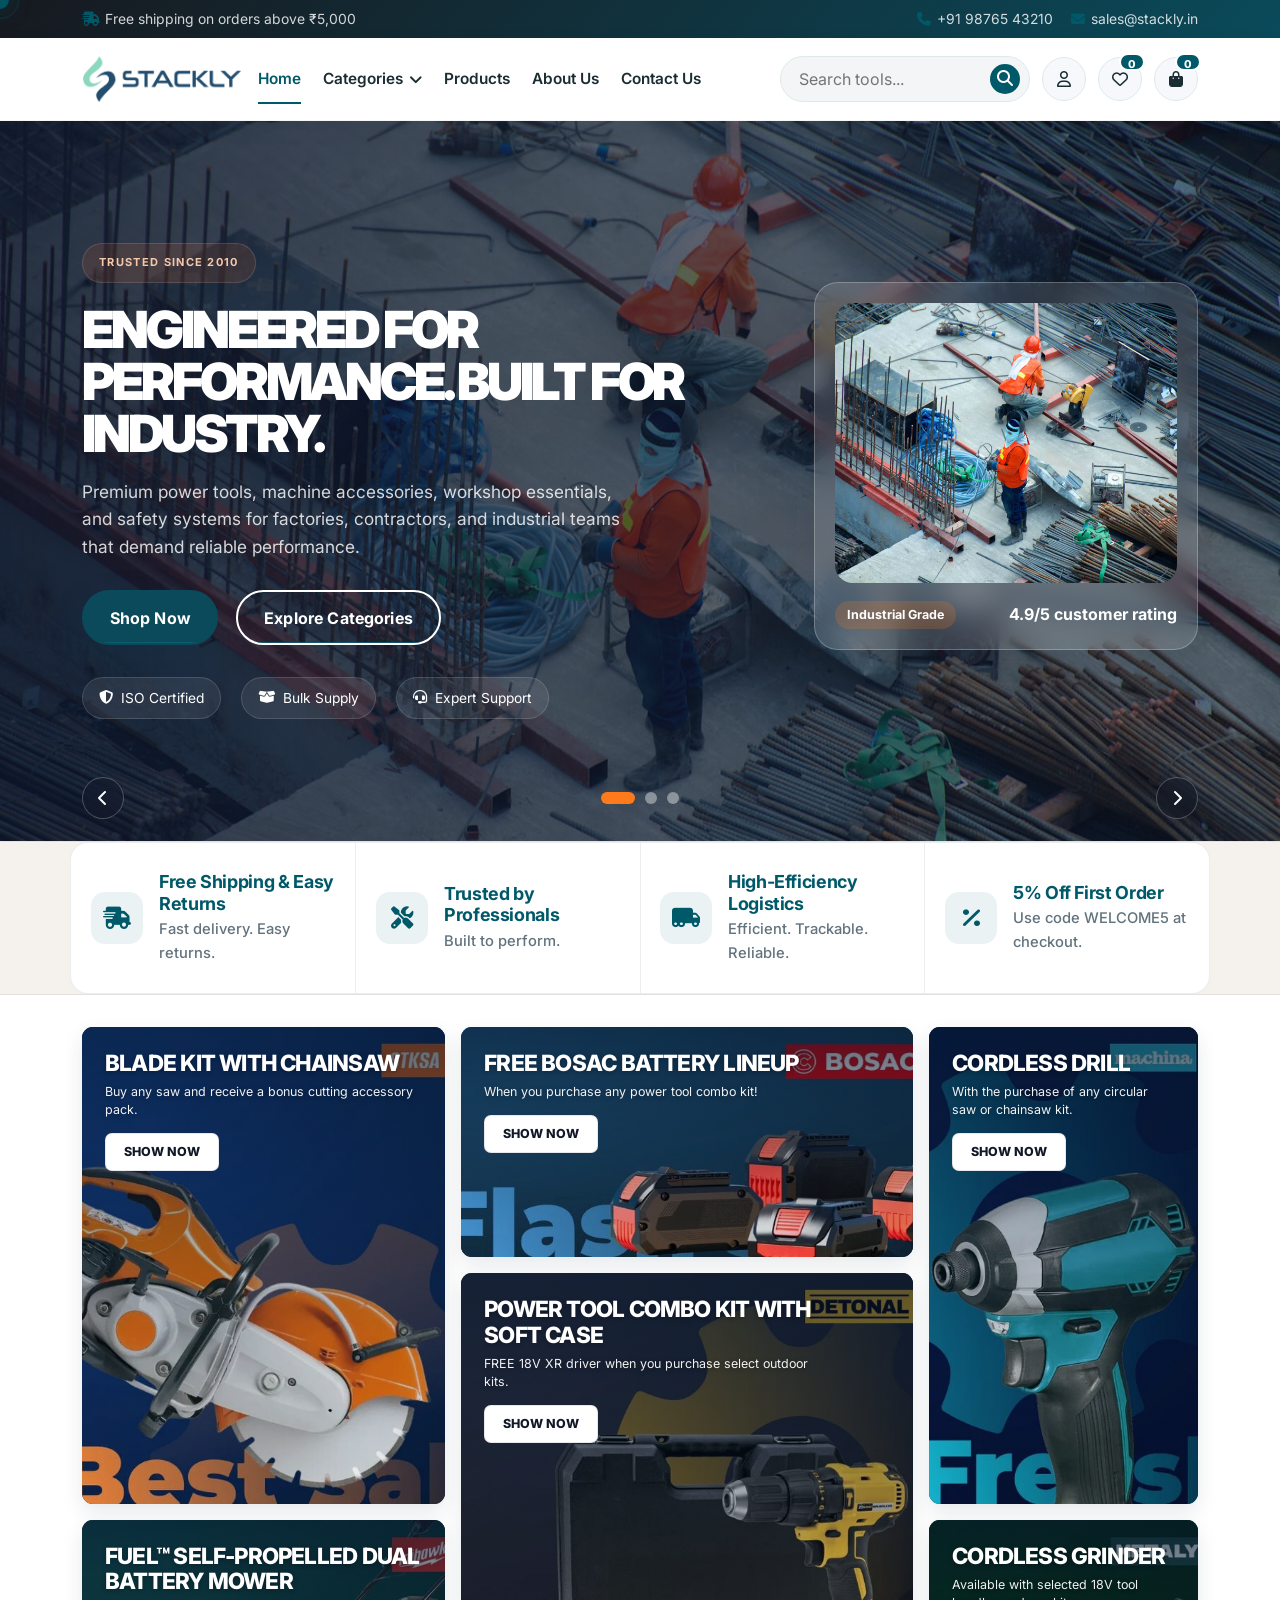
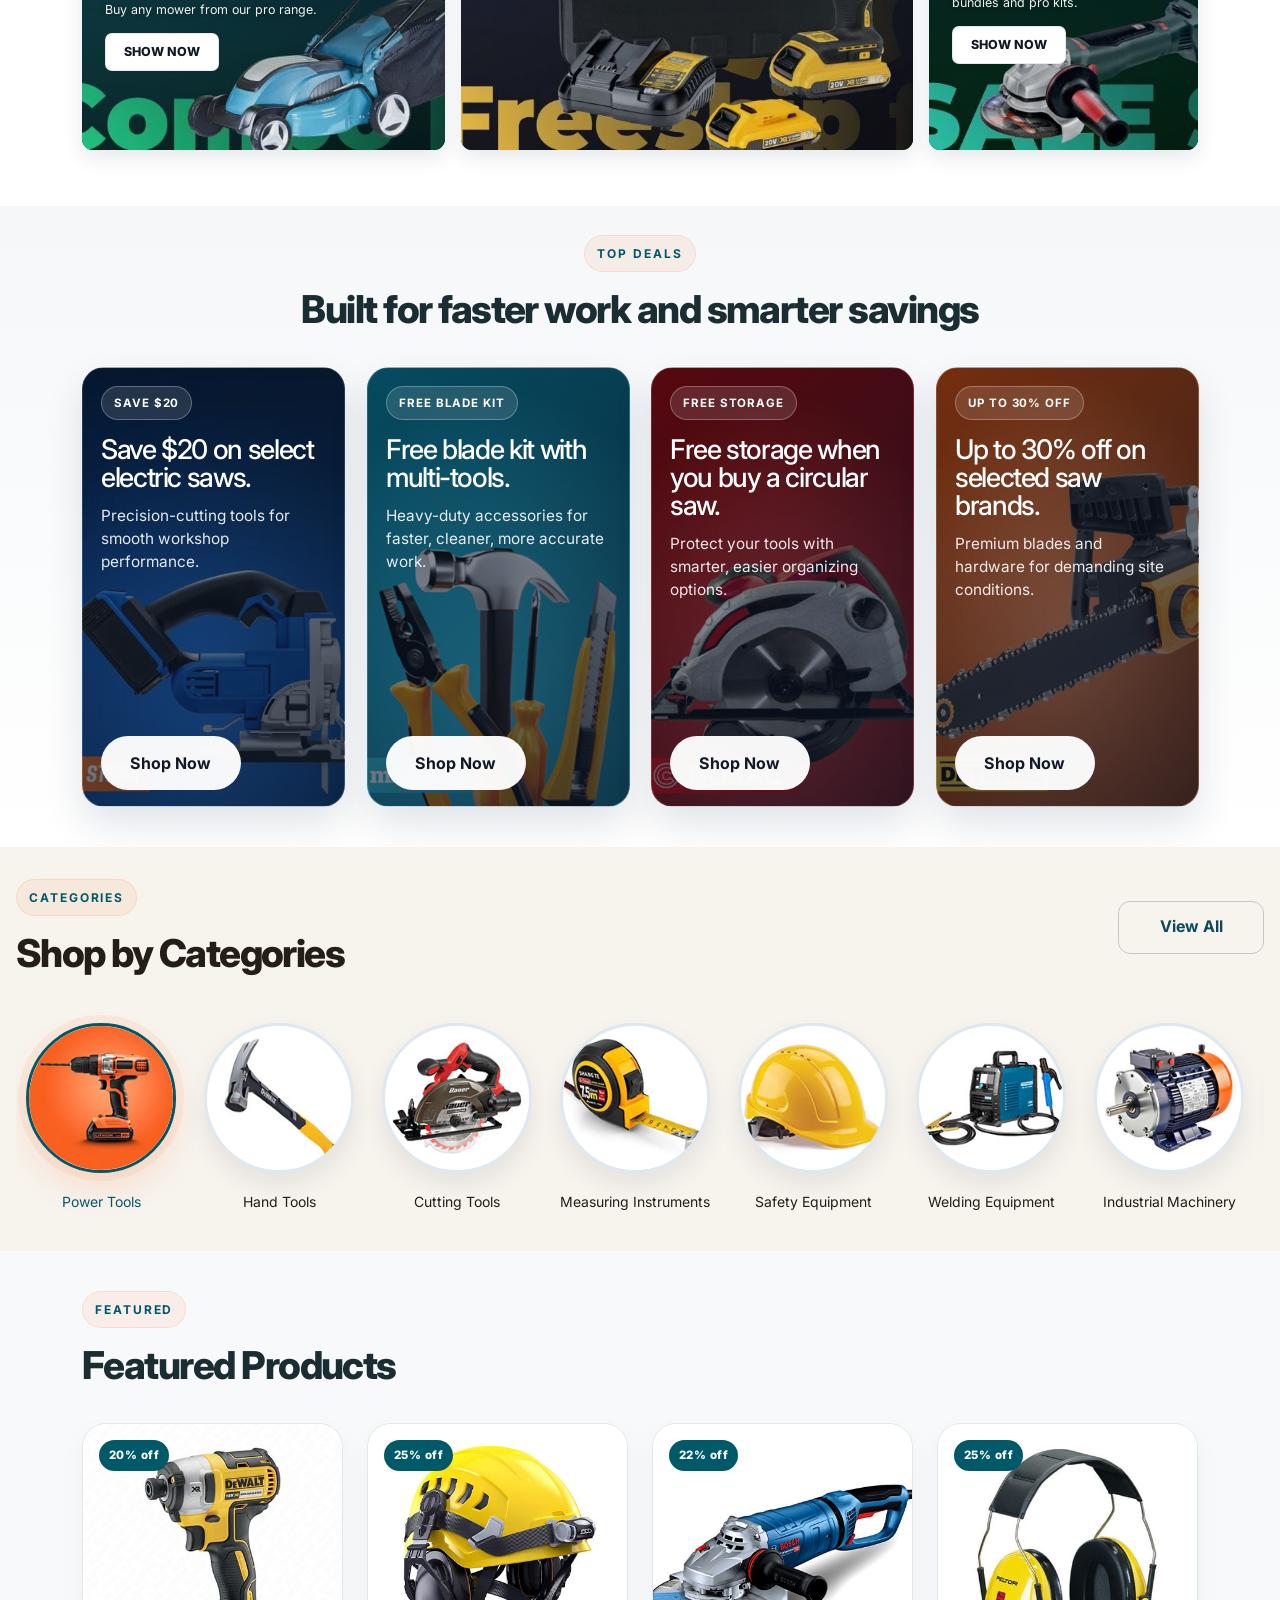
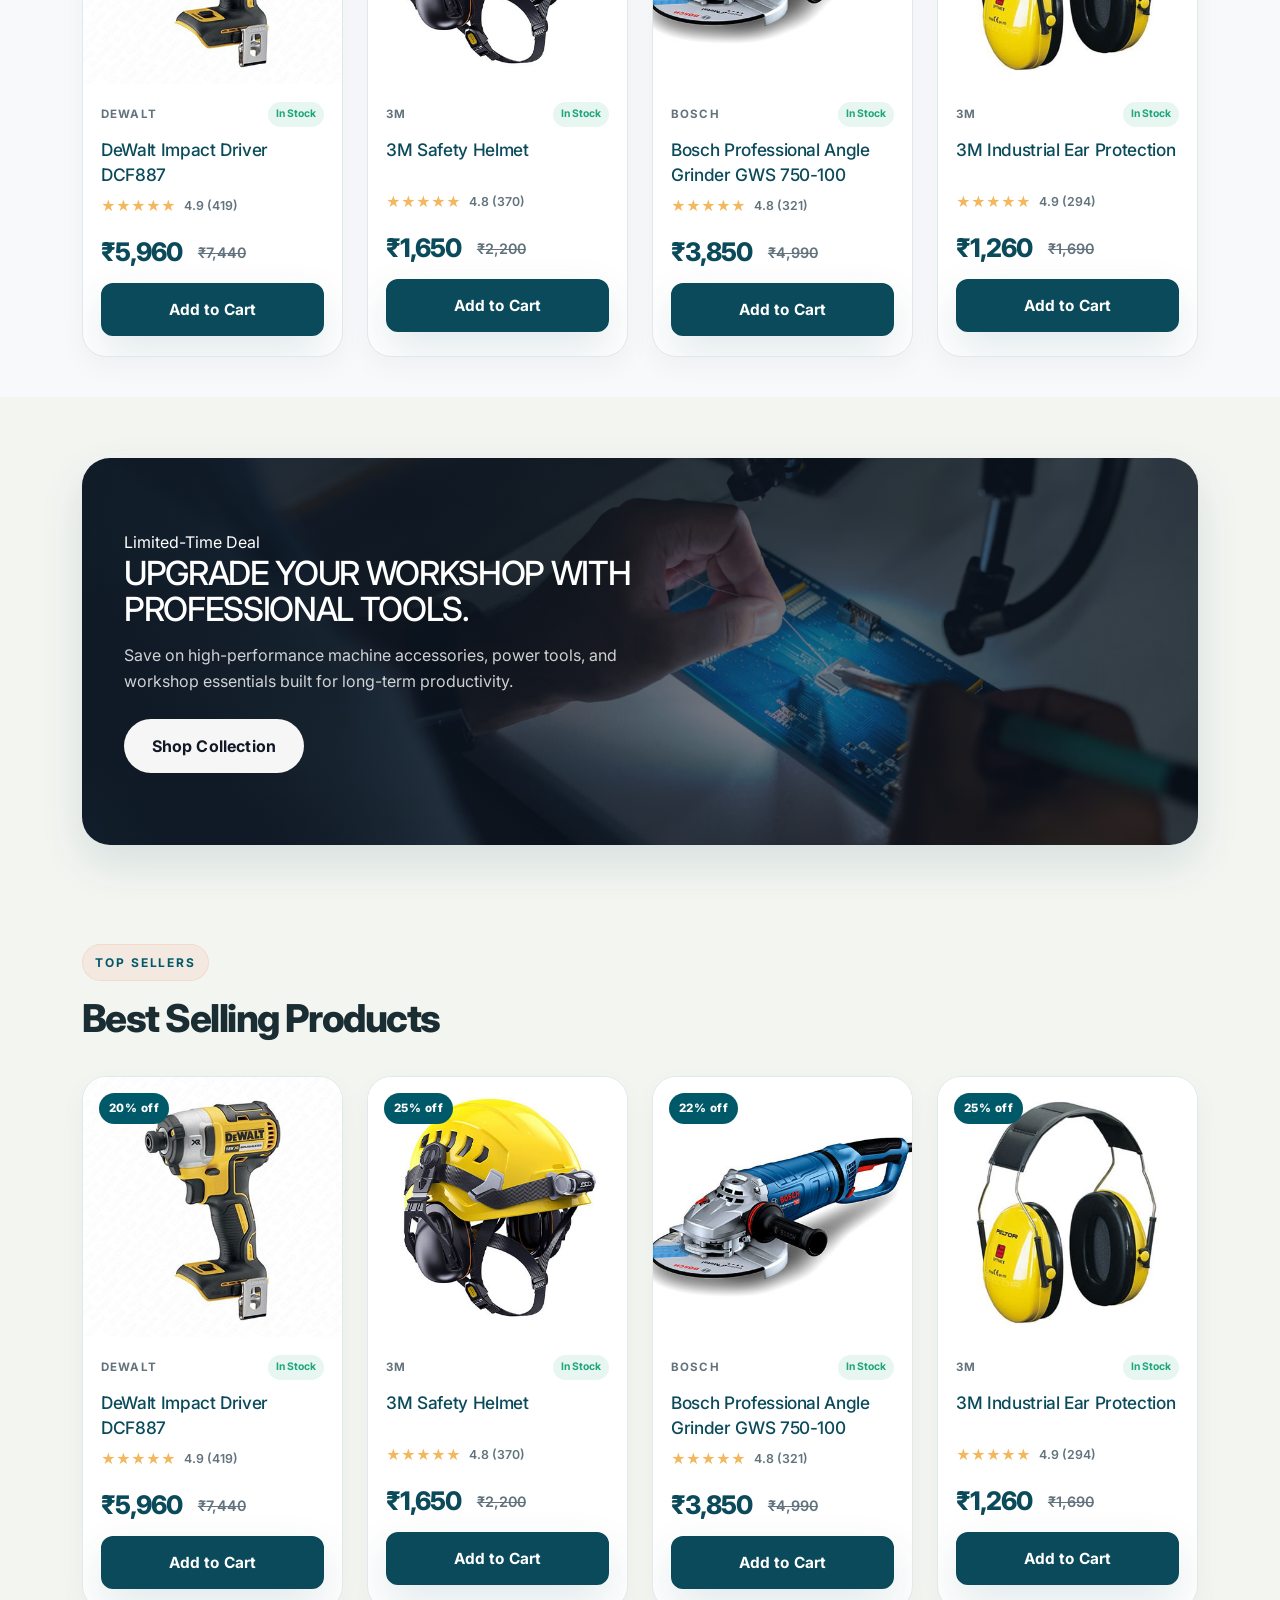
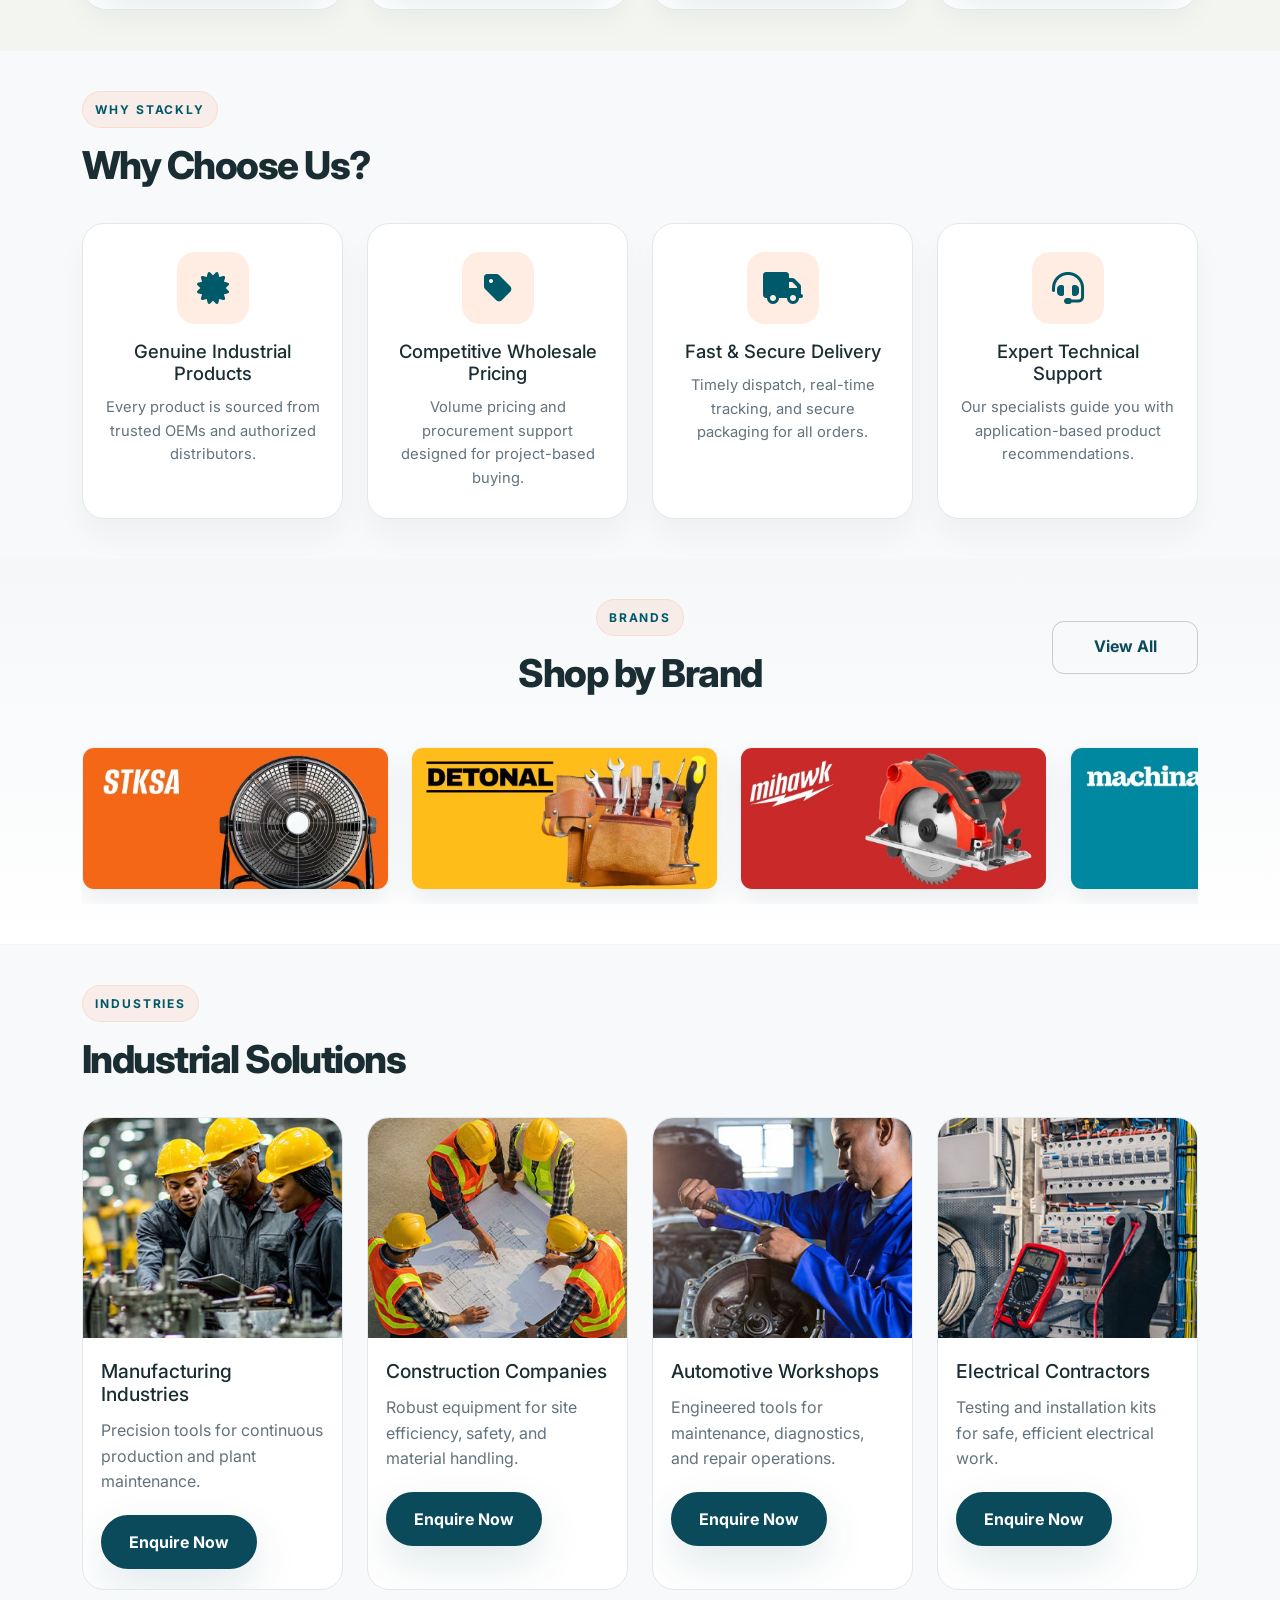
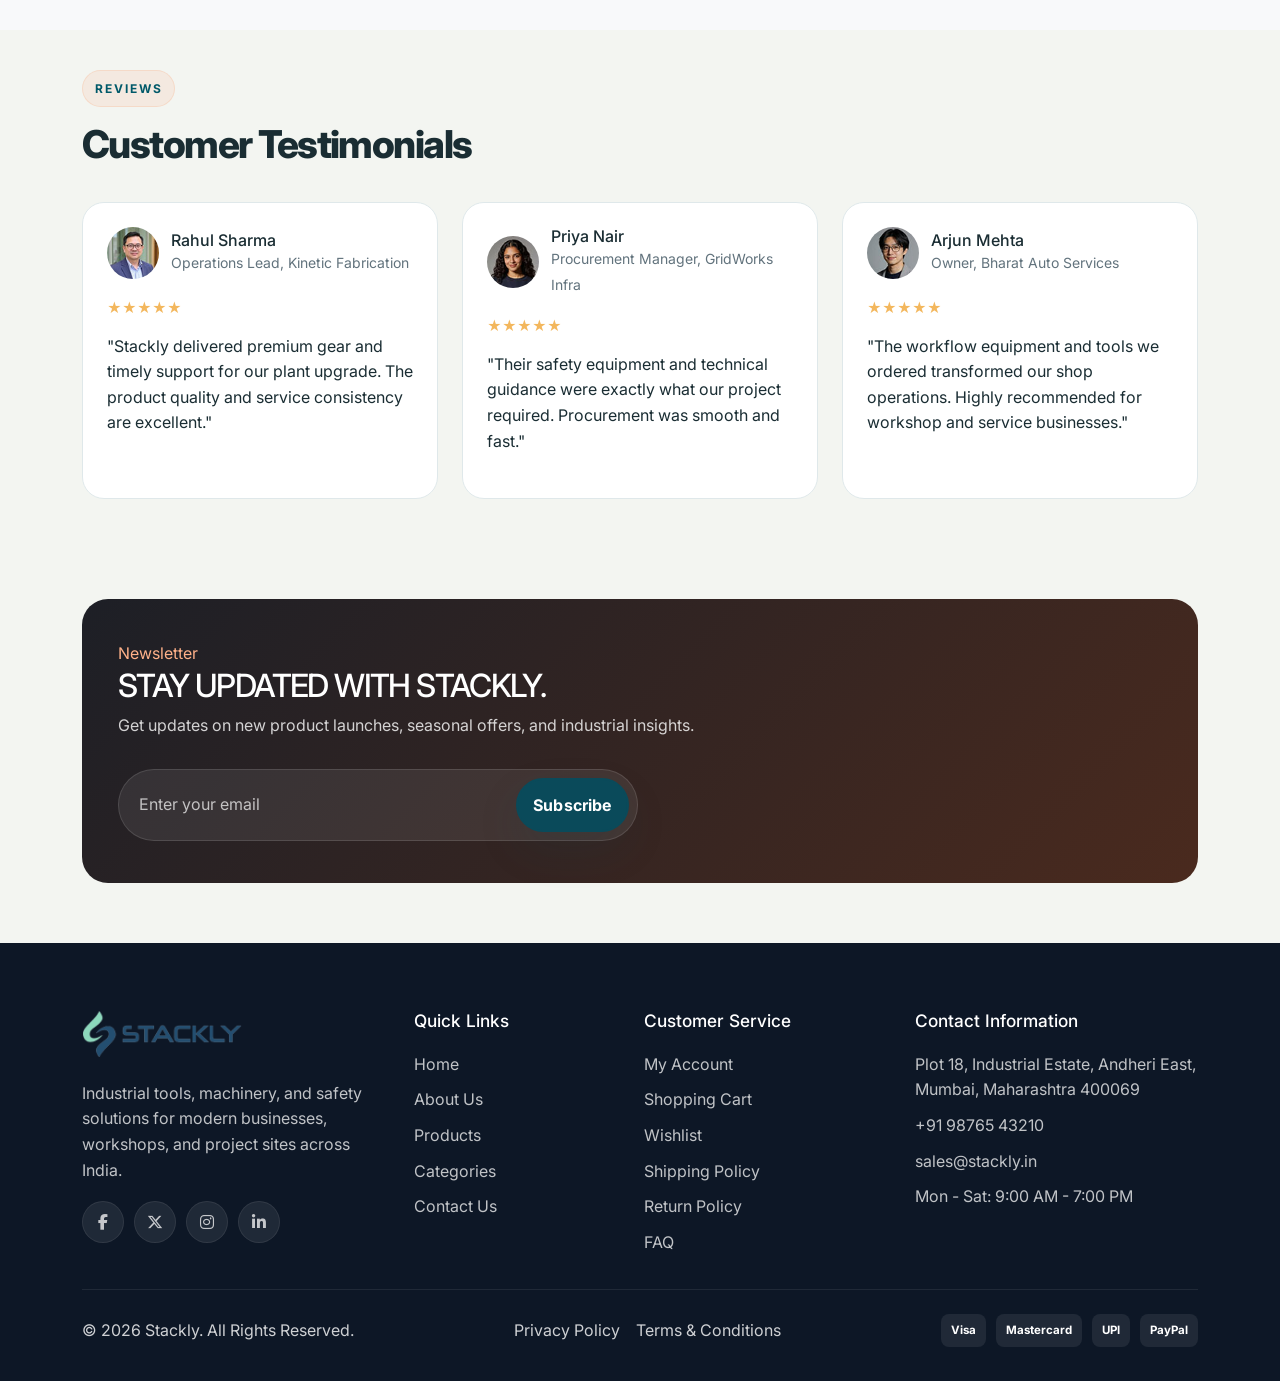
<file: index.html>
<!DOCTYPE html>
<html lang="en">
  <head>
    <meta charset="UTF-8" />
    <meta name="viewport" content="width=device-width, initial-scale=1.0" />
    <meta name="description" content="Stackly offers premium industrial tools, machinery, safety equipment, and workshop essentials for businesses across India." />
    <title>Stackly | Industrial Tools & Machinery</title>
    <link rel="preconnect" href="https://fonts.googleapis.com" />
    <link rel="preconnect" href="https://fonts.gstatic.com" crossorigin />
    <link href="https://fonts.googleapis.com/css2?family=Inter:wght@400;500;600;700;800;900&display=swap" rel="stylesheet" />
    <link href="https://cdn.jsdelivr.net/npm/bootstrap@5.3.3/dist/css/bootstrap.min.css" rel="stylesheet" />
    <link rel="stylesheet" href="https://cdnjs.cloudflare.com/ajax/libs/font-awesome/6.5.2/css/all.min.css" />
    <link rel="stylesheet" href="assets/css/style.css" />
    <link rel="stylesheet" href="assets/css/responsive.css" />
  </head>
  <body>
    <div class="topbar">
      <div class="container topbar-inner">
        <div class="links">
          <span><i class="fa-solid fa-truck-fast"></i>Free shipping on orders above ₹5,000</span>
        </div>
        <div class="links">
          <span><i class="fa-solid fa-phone"></i>+91 98765 43210</span>
          <span><i class="fa-solid fa-envelope"></i>sales@stackly.in</span>
        </div>
      </div>
    </div>

    <header class="site-header">
      <div class="container nav-container">
        <a href="index.html" class="logo" aria-label="Stackly">
          <img src="assets/images/logo/logo-stackly.png" alt="Stackly" class="logo-img" />
        </a>

        <button class="mobile-menu-btn" type="button" aria-label="Open menu">
          <i class="fa-solid fa-bars"></i>
        </button>

        <ul class="main-nav">
          <li class="active"><a href="index.html">Home</a></li>
          <li>
            <a href="categories.html">Categories <i class="fa-solid fa-angle-down"></i></a>
            <div class="mega-menu">
              <div class="mega-item">
                <span class="name">Power Tools</span>
                <ul>
                  <li><a href="products.html?category=Power Tools">Drills</a></li>
                  <li><a href="products.html?category=Power Tools">Grinders</a></li>
                  <li><a href="products.html?category=Power Tools">Saws</a></li>
                </ul>
              </div>
              <div class="mega-item">
                <span class="name">Hand Tools</span>
                <ul>
                  <li><a href="products.html?category=Hand Tools">Wrenches</a></li>
                  <li><a href="products.html?category=Hand Tools">Socket Sets</a></li>
                  <li><a href="products.html?category=Hand Tools">Pliers</a></li>
                </ul>
              </div>
              <div class="mega-item">
                <span class="name">Safety</span>
                <ul>
                  <li><a href="products.html?category=Safety">Helmets</a></li>
                  <li><a href="products.html?category=Safety">Gloves</a></li>
                  <li><a href="products.html?category=Safety">Protective Gear</a></li>
                </ul>
              </div>
              <div class="mega-item">
                <span class="name">Machinery</span>
                <ul>
                  <li><a href="products.html?category=Machinery">Lifts</a></li>
                  <li><a href="products.html?category=Machinery">Compressors</a></li>
                  <li><a href="products.html?category=Machinery">Welders</a></li>
                </ul>
              </div>
            </div>
          </li>
          <li><a href="products.html">Products</a></li>
          <li><a href="about.html">About Us</a></li>
          <li><a href="contact.html">Contact Us</a></li>
        </ul>

        <div class="nav-tools">
          <form class="search-box" action="products.html" method="get">
            <input type="search" name="search" placeholder="Search tools..." aria-label="Search tools" />
            <button type="submit" aria-label="Search"><i class="fa-solid fa-magnifying-glass"></i></button>
          </form>
          <a href="login.html" class="nav-icon" aria-label="Account"><i class="fa-regular fa-user"></i></a>
          <a href="wishlist.html" class="nav-icon" aria-label="Wishlist">
            <i class="fa-regular fa-heart"></i>
            <span class="badge" data-wishlist-count>0</span>
          </a>
          <a href="cart.html" class="nav-icon" aria-label="Cart">
            <i class="fa-solid fa-bag-shopping"></i>
            <span class="badge" data-cart-count>0</span>
          </a>
        </div>
      </div>
    </header>

    <main>
      <section class="hero-section">
        <div class="hero-slider" aria-label="Featured industrial offers">
          <article class="hero-slide is-active" aria-hidden="false">
            <div class="container hero-slide-inner">
              <div class="hero-content">
                <span class="eyebrow">Trusted Since 2010</span>
                <h1>ENGINEERED FOR PERFORMANCE. BUILT FOR INDUSTRY.</h1>
                <p>Premium power tools, machine accessories, workshop essentials, and safety systems for factories, contractors, and industrial teams that demand reliable performance.</p>
                <div class="hero-actions">
                  <a href="products.html" class="btn btn-primary">Shop Now</a>
                  <a href="categories.html" class="btn btn-outline">Explore Categories</a>
                </div>
                <div class="hero-trust">
                  <span class="trust-pill"><i class="fa-solid fa-shield-halved"></i> ISO Certified</span>
                  <span class="trust-pill"><i class="fa-solid fa-box-open"></i> Bulk Supply</span>
                  <span class="trust-pill"><i class="fa-solid fa-headset"></i> Expert Support</span>
                </div>
              </div>
              <div class="hero-visual">
                <div class="hero-card">
                  <img src="assets/images/banner-1.jpg" alt="Industrial Tools" />
                  <div class="hero-mini">
                    <div>
                      <span class="badge">Industrial Grade</span>
                    </div>
                    <strong>4.9/5 customer rating</strong>
                  </div>
                </div>
              </div>
            </div>
          </article>

          <article class="hero-slide" aria-hidden="true">
            <div class="container hero-slide-inner">
              <div class="hero-content">
                <span class="eyebrow">Smart Workshop Upgrades</span>
                <h1>POWER UP YOUR WORKFLOW WITH PRO-LEVEL GEAR.</h1>
                <p>Upgrade your shop with precision tools, heavy-duty accessories, and efficient systems that keep every task faster, safer, and more reliable.</p>
                <div class="hero-actions">
                  <a href="products.html" class="btn btn-primary">View Deals</a>
                  <a href="products.html?category=Power Tools" class="btn btn-outline">Power Tools</a>
                </div>
                <div class="hero-trust">
                  <span class="trust-pill"><i class="fa-solid fa-bolt"></i> Fast Operations</span>
                  <span class="trust-pill"><i class="fa-solid fa-wrench"></i> Precision Built</span>
                  <span class="trust-pill"><i class="fa-solid fa-people-carry-box"></i> Trusted by Teams</span>
                </div>
              </div>
              <div class="hero-visual">
                <div class="hero-card">
                  <img src="assets/images/banner-2.jpg" alt="Power Tools" />
                  <div class="hero-mini">
                    <div>
                      <span class="badge">New Arrivals</span>
                    </div>
                    <strong>Save up to 30% this month</strong>
                  </div>
                </div>
              </div>
            </div>
          </article>

          <article class="hero-slide" aria-hidden="true">
            <div class="container hero-slide-inner">
              <div class="hero-content">
                <span class="eyebrow">Built for Real Work</span>
                <h1>RELIABLE SUPPLY. RIGOROUS QUALITY. EVERY ORDER.</h1>
                <p>From fabrication shops to field teams, we deliver industrial-grade essentials with dependable inventory, quick dispatch, and expert support.</p>
                <div class="hero-actions">
                  <a href="categories.html" class="btn btn-primary">Browse Categories</a>
                  <a href="contact.html" class="btn btn-outline">Talk to Sales</a>
                </div>
                <div class="hero-trust">
                  <span class="trust-pill"><i class="fa-solid fa-truck-fast"></i> Quick Dispatch</span>
                  <span class="trust-pill"><i class="fa-solid fa-certificate"></i> Quality Assured</span>
                  <span class="trust-pill"><i class="fa-solid fa-headset"></i> Dedicated Help</span>
                </div>
              </div>
              <div class="hero-visual">
                <div class="hero-card">
                  <img src="assets/images/banner-3.jpg" alt="Industrial machinery and tools" />
                  <div class="hero-mini">
                    <div>
                      <span class="badge">Bulk Orders</span>
                    </div>
                    <strong>Flexible pricing for growing teams</strong>
                  </div>
                </div>
              </div>
            </div>
          </article>
        </div>

        <div class="container hero-slider-controls">
          <button class="hero-slider-btn hero-prev" type="button" aria-label="Previous slide">
            <i class="fa-solid fa-chevron-left"></i>
          </button>
          <div class="hero-dots" aria-label="Banner slide navigation">
            <button class="hero-dot is-active" type="button" aria-label="Go to slide 1" aria-pressed="true"></button>
            <button class="hero-dot" type="button" aria-label="Go to slide 2" aria-pressed="false"></button>
            <button class="hero-dot" type="button" aria-label="Go to slide 3" aria-pressed="false"></button>
          </div>
          <button class="hero-slider-btn hero-next" type="button" aria-label="Next slide">
            <i class="fa-solid fa-chevron-right"></i>
          </button>
        </div>
      </section>

      <section class="stats-strip">
        <div class="container stats-grid">
          <div class="stat-box">
            <div class="stat-icon"><i class="fa-solid fa-truck-fast"></i></div>
            <div class="stat-copy">
              <strong>Free Shipping &amp; Easy Returns</strong>
              <span>Fast delivery. Easy returns.</span>
            </div>
          </div>
          <div class="stat-box">
            <div class="stat-icon"><i class="fa-solid fa-screwdriver-wrench"></i></div>
            <div class="stat-copy">
              <strong>Trusted by Professionals</strong>
              <span>Built to perform.</span>
            </div>
          </div>
          <div class="stat-box">
            <div class="stat-icon"><i class="fa-solid fa-truck-moving"></i></div>
            <div class="stat-copy">
              <strong>High-Efficiency Logistics</strong>
              <span>Efficient. Trackable. Reliable.</span>
            </div>
          </div>
          <div class="stat-box">
            <div class="stat-icon"><i class="fa-solid fa-percent"></i></div>
            <div class="stat-copy">
              <strong>5% Off First Order</strong>
              <span>Use code WELCOME5 at checkout.</span>
            </div>
          </div>
        </div>
      </section>

      <section class="home-offers-section" aria-label="Featured tool offers">
        <div class="container">
          <div class="home-offers-grid">
            <article class="home-offer-card offer-one">
              <img src="assets/images/homeoff-1.jpg" alt="BLADE KIT WITH CHAINSAW" />
              <div class="home-offer-content">
                <h3>BLADE KIT WITH CHAINSAW</h3>
                <p>Buy any saw and receive a bonus cutting accessory pack.</p>
                <a class="home-offer-button" href="products.html?category=Power%20Tools">SHOW NOW</a>
              </div>
            </article>
            <article class="home-offer-card offer-two">
              <img src="assets/images/homeoff-2.jpg" alt="FUEL™ SELF-PROPELLED DUAL BATTERY MOWER" />
              <div class="home-offer-content">
                <h3>FUEL™ SELF-PROPELLED DUAL BATTERY MOWER</h3>
                <p>Buy any mower from our pro range.</p>
                <a class="home-offer-button" href="products.html?category=Machinery">SHOW NOW</a>
              </div>
            </article>
            <article class="home-offer-card offer-three">
              <img src="assets/images/homeoff-3.jpg" alt="FREE BOSAC BATTERY LINEUP" />
              <div class="home-offer-content">
                <h3>FREE BOSAC BATTERY LINEUP</h3>
                <p>When you purchase any power tool combo kit!</p>
                <a class="home-offer-button" href="products.html?category=Power%20Tools">SHOW NOW</a>
              </div>
            </article>
            <article class="home-offer-card offer-four">
              <img src="assets/images/homeoff-4.jpg" alt="POWER TOOL COMBO KIT WITH SOFT CASE" />
              <div class="home-offer-content">
                <h3>POWER TOOL COMBO KIT WITH SOFT CASE</h3>
                <p>FREE 18V XR driver when you purchase select outdoor kits.</p>
                <a class="home-offer-button" href="products.html?category=Power%20Tools">SHOW NOW</a>
              </div>
            </article>
            <article class="home-offer-card offer-five">
              <img src="assets/images/homeoff-5.jpg" alt="CORDLESS DRILL" />
              <div class="home-offer-content">
                <h3>CORDLESS DRILL</h3>
                <p>With the purchase of any circular saw or chainsaw kit.</p>
                <a class="home-offer-button" href="products.html?category=Power%20Tools">SHOW NOW</a>
              </div>
            </article>
            <article class="home-offer-card offer-six">
              <img src="assets/images/homeoff-6.jpg" alt="CORDLESS GRINDER" />
              <div class="home-offer-content">
                <h3>CORDLESS GRINDER</h3>
                <p>Available with selected 18V tool bundles and pro kits.</p>
                <a class="home-offer-button" href="products.html?category=Power%20Tools">SHOW NOW</a>
              </div>
            </article>
          </div>
        </div>
      </section>

      <section class="section promo-deals section-muted">
        <div class="container">
          <div class="section-header centered-header">
            <div class="eyebrow">Top Deals</div>
            <h2>Built for faster work and smarter savings</h2>
          </div>
          <div class="promo-deals-grid">
            <article class="deal-card deal-blue">
              <div class="deal-inner">
                <div class="deal-copy">
                  <div class="eyebrow">Save $20</div>
                  <h3>Save $20 on select electric saws.</h3>
                  <p>Precision-cutting tools for smooth workshop performance.</p>
                </div>
                <a href="products.html" class="btn">Shop Now</a>
              </div>
            </article>
            <article class="deal-card deal-teal">
              <div class="deal-inner">
                <div class="deal-copy">
                  <div class="eyebrow">Free Blade Kit</div>
                  <h3>Free blade kit with multi-tools.</h3>
                  <p>Heavy-duty accessories for faster, cleaner, more accurate work.</p>
                </div>
                <a href="products.html" class="btn">Shop Now</a>
              </div>
            </article>
            <article class="deal-card deal-red">
              <div class="deal-inner">
                <div class="deal-copy">
                  <div class="eyebrow">Free Storage</div>
                  <h3>Free storage when you buy a circular saw.</h3>
                  <p>Protect your tools with smarter, easier organizing options.</p>
                </div>
                <a href="products.html" class="btn">Shop Now</a>
              </div>
            </article>
            <article class="deal-card deal-orange">
              <div class="deal-inner">
                <div class="deal-copy">
                  <div class="eyebrow">Up to 30% Off</div>
                  <h3>Up to 30% off on selected saw brands.</h3>
                  <p>Premium blades and hardware for demanding site conditions.</p>
                </div>
                <a href="products.html" class="btn">Shop Now</a>
              </div>
            </article>
          </div>
        </div>
      </section>

      <section class="space-section category-section-home">
        <div class="space-container">
          <div class="section-header-inline">
            <div class="section-header">
              <div class="eyebrow">Categories</div>
              <h2>Shop by Categories</h2>
            </div>
            <a href="products.html" class="view-all-btn">View All</a>
          </div>

          <div class="category-slider-wrapper" style="margin-top: 30px;">
            <div class="category-grid" id="categoriesGrid" aria-label="Shop by categories"></div>
          </div>
        </div>
      </section>

      <section class="section bg-light">
        <div class="container">
          <div class="section-header">
            <div class="eyebrow">Featured</div>
            <h2>Featured Products</h2>
          </div>
          <div class="product-grid" id="featuredProductsGrid"></div>
        </div>
      </section>

      <section class="section-sm">
        <div class="container">
          <div class="promo-banner">
            <div class="eyebrow">Limited-Time Deal</div>
            <h3>UPGRADE YOUR WORKSHOP WITH PROFESSIONAL TOOLS.</h3>
            <p>Save on high-performance machine accessories, power tools, and workshop essentials built for long-term productivity.</p>
            <a href="products.html" class="btn btn-primary">Shop Collection</a>
          </div>
        </div>
      </section>

      <section class="section">
        <div class="container">
          <div class="section-header">
            <div class="eyebrow">Top Sellers</div>
            <h2>Best Selling Products</h2>
          </div>
          <div class="product-grid" id="bestSellingGrid"></div>
        </div>
      </section>

      <section class="section bg-light">
        <div class="container">
          <div class="section-header">
            <div class="eyebrow">Why Stackly</div>
            <h2>Why Choose Us?</h2>
          </div>
          <div class="feature-grid">
            <article class="feature-card">
              <div class="feature-icon"><i class="fa-solid fa-certificate"></i></div>
              <h3>Genuine Industrial Products</h3>
              <p>Every product is sourced from trusted OEMs and authorized distributors.</p>
            </article>
            <article class="feature-card">
              <div class="feature-icon"><i class="fa-solid fa-tag"></i></div>
              <h3>Competitive Wholesale Pricing</h3>
              <p>Volume pricing and procurement support designed for project-based buying.</p>
            </article>
            <article class="feature-card">
              <div class="feature-icon"><i class="fa-solid fa-truck"></i></div>
              <h3>Fast & Secure Delivery</h3>
              <p>Timely dispatch, real-time tracking, and secure packaging for all orders.</p>
            </article>
            <article class="feature-card">
              <div class="feature-icon"><i class="fa-solid fa-headset"></i></div>
              <h3>Expert Technical Support</h3>
              <p>Our specialists guide you with application-based product recommendations.</p>
            </article>
          </div>
        </div>
      </section>

      <section class="section section-muted shop-brands-section">
        <div class="container">
          <div class="shop-brands-header">
            <div class="section-header shop-brands-title">
              <div class="eyebrow">Brands</div>
              <h2>Shop by Brand</h2>
            </div>
            <a href="products.html" class="view-all-btn">View All</a>
          </div>

          <div class="brand-scroll-row">
            <div class="shop-brand-grid">
              <a class="shop-brand-card" href="products.html" aria-label="Shop featured brand 1">
                <img src="assets/images/brand-1.png" alt="Featured industrial tool brand." loading="lazy" />
              </a>
              <a class="shop-brand-card" href="products.html" aria-label="Shop featured brand 2">
                <img src="assets/images/brand-2.png" alt="Featured industrial tool brand." loading="lazy" />
              </a>
              <a class="shop-brand-card" href="products.html" aria-label="Shop featured brand 3">
                <img src="assets/images/brand-3.png" alt="Featured industrial tool brand." loading="lazy" />
              </a>
              <a class="shop-brand-card" href="products.html" aria-label="Shop featured brand 4">
                <img src="assets/images/brand-4.png" alt="Featured industrial tool brand." loading="lazy" />
              </a>
              <a class="shop-brand-card" href="products.html" aria-label="Shop featured brand 5">
                <img src="assets/images/brand-5.png" alt="Featured industrial tool brand." loading="lazy" />
              </a>
              <a class="shop-brand-card" href="products.html" aria-label="Shop featured brand 6">
                <img src="assets/images/brand-6.png" alt="Featured industrial tool brand." loading="lazy" />
              </a>
            </div>
          </div>
        </div>
      </section>

      <section class="section bg-light">
        <div class="container">
          <div class="section-header">
            <div class="eyebrow">Industries</div>
            <h2>Industrial Solutions</h2>
          </div>
          <div class="solution-grid">
            <article class="solution-card">
              <img src="assets/images/indus-img1.jpg" alt="Manufacturing industries" />
              <div class="content">
                <h3>Manufacturing Industries</h3>
                <p>Precision tools for continuous production and plant maintenance.</p>
                <a href="contact.html" class="btn btn-dark">Enquire Now</a>
              </div>
            </article>
            <article class="solution-card">
              <img src="assets/images/indus-img2.jpg" alt="Construction companies" />
              <div class="content">
                <h3>Construction Companies</h3>
                <p>Robust equipment for site efficiency, safety, and material handling.</p>
                <a href="contact.html" class="btn btn-dark">Enquire Now</a>
              </div>
            </article>
            <article class="solution-card">
              <img src="assets/images/indus-img3.jpg" alt="Automotive workshops" />
              <div class="content">
                <h3>Automotive Workshops</h3>
                <p>Engineered tools for maintenance, diagnostics, and repair operations.</p>
                <a href="contact.html" class="btn btn-dark">Enquire Now</a>
              </div>
            </article>
            <article class="solution-card">
              <img src="assets/images/indus-img4.jpg" alt="Electrical contractors" />
              <div class="content">
                <h3>Electrical Contractors</h3>
                <p>Testing and installation kits for safe, efficient electrical work.</p>
                <a href="contact.html" class="btn btn-dark">Enquire Now</a>
              </div>
            </article>
          </div>
        </div>
      </section>

      <section class="section">
        <div class="container">
          <div class="section-header">
            <div class="eyebrow">Reviews</div>
            <h2>Customer Testimonials</h2>
          </div>
          <div class="testimonial-grid">
            <article class="testimonial-card">
              <div class="person">
                <img src="assets/images/test-1.jpg" alt="Rahul Sharma" />
                <div>
                  <h4>Rahul Sharma</h4>
                  <small>Operations Lead, Kinetic Fabrication</small>
                </div>
              </div>
              <div class="rating-row"><span>★★★★★</span></div>
              <p>"Stackly delivered premium gear and timely support for our plant upgrade. The product quality and service consistency are excellent."</p>
            </article>
            <article class="testimonial-card">
              <div class="person">
                <img src="assets/images/test-2.jpg" alt="Priya Nair" />
                <div>
                  <h4>Priya Nair</h4>
                  <small>Procurement Manager, GridWorks Infra</small>
                </div>
              </div>
              <div class="rating-row"><span>★★★★★</span></div>
              <p>"Their safety equipment and technical guidance were exactly what our project required. Procurement was smooth and fast."</p>
            </article>
            <article class="testimonial-card">
              <div class="person">
                <img src="assets/images/test-3.jpg" alt="Arjun Mehta" />
                <div>
                  <h4>Arjun Mehta</h4>
                  <small>Owner, Bharat Auto Services</small>
                </div>
              </div>
              <div class="rating-row"><span>★★★★★</span></div>
              <p>"The workflow equipment and tools we ordered transformed our shop operations. Highly recommended for workshop and service businesses."</p>
            </article>
          </div>
        </div>
      </section>

      <section class="section-sm">
        <div class="container">
          <div class="newsletter">
            <div>
              <div class="eyebrow" style="color: #ffb189;">Newsletter</div>
              <h3>STAY UPDATED WITH STACKLY.</h3>
              <p>Get updates on new product launches, seasonal offers, and industrial insights.</p>
            </div>
            <form class="newsletter-form" action="#" method="post">
              <input type="email" name="email" placeholder="Enter your email" aria-label="Email address" required />
              <button class="btn btn-primary" type="submit">Subscribe</button>
            </form>
          </div>
        </div>
      </section>
    </main>

    <footer class="site-footer">
      <div class="container">
        <div class="footer-grid">
          <div class="footer-col">
            <a href="index.html" class="logo" aria-label="Stackly">
              <img src="assets/images/logo/logo-stackly.png" alt="Stackly" class="logo-img" />
            </a>
            <p class="mt-3">Industrial tools, machinery, and safety solutions for modern businesses, workshops, and project sites across India.</p>
            <div class="socials">
              <a href="#" aria-label="Facebook"><i class="fa-brands fa-facebook-f"></i></a>
              <a href="#" aria-label="Twitter"><i class="fa-brands fa-x-twitter"></i></a>
              <a href="#" aria-label="Instagram"><i class="fa-brands fa-instagram"></i></a>
              <a href="#" aria-label="LinkedIn"><i class="fa-brands fa-linkedin-in"></i></a>
            </div>
          </div>
          <div class="footer-col">
            <h4>Quick Links</h4>
            <ul>
              <li><a href="index.html">Home</a></li>
              <li><a href="about.html">About Us</a></li>
              <li><a href="products.html">Products</a></li>
              <li><a href="categories.html">Categories</a></li>
              <li><a href="contact.html">Contact Us</a></li>
            </ul>
          </div>
          <div class="footer-col">
            <h4>Customer Service</h4>
            <ul>
              <li><a href="login.html">My Account</a></li>
              <li><a href="cart.html">Shopping Cart</a></li>
              <li><a href="wishlist.html">Wishlist</a></li>
              <li><a href="#">Shipping Policy</a></li>
              <li><a href="#">Return Policy</a></li>
              <li><a href="#">FAQ</a></li>
            </ul>
          </div>
          <div class="footer-col">
            <h4>Contact Information</h4>
            <ul>
              <li>Plot 18, Industrial Estate, Andheri East, Mumbai, Maharashtra 400069</li>
              <li>+91 98765 43210</li>
              <li>sales@stackly.in</li>
              <li>Mon - Sat: 9:00 AM - 7:00 PM</li>
            </ul>
          </div>
        </div>
        <div class="footer-bottom">
          <div>© 2026 Stackly. All Rights Reserved.</div>
          <div class="links">
            <a href="#">Privacy Policy</a>
            <a href="#">Terms & Conditions</a>
          </div>
          <div class="payments">
            <span class="payment-chip">Visa</span>
            <span class="payment-chip">Mastercard</span>
            <span class="payment-chip">UPI</span>
            <span class="payment-chip">PayPal</span>
          </div>
        </div>
      </div>
    </footer>

    <button class="back-to-top" type="button" aria-label="Back to top"><i class="fa-solid fa-arrow-up"></i></button>
    <div class="toast-container"></div>
    
    <script src="https://cdn.jsdelivr.net/npm/bootstrap@5.3.3/dist/js/bootstrap.bundle.min.js"></script>
    <script src="assets/js/main.js"></script>
    <script src="assets/js/products.js"></script>
    <script src="assets/js/cart.js"></script>
    <script src="assets/js/wishlist.js"></script>
  </body>
</html>
</file>
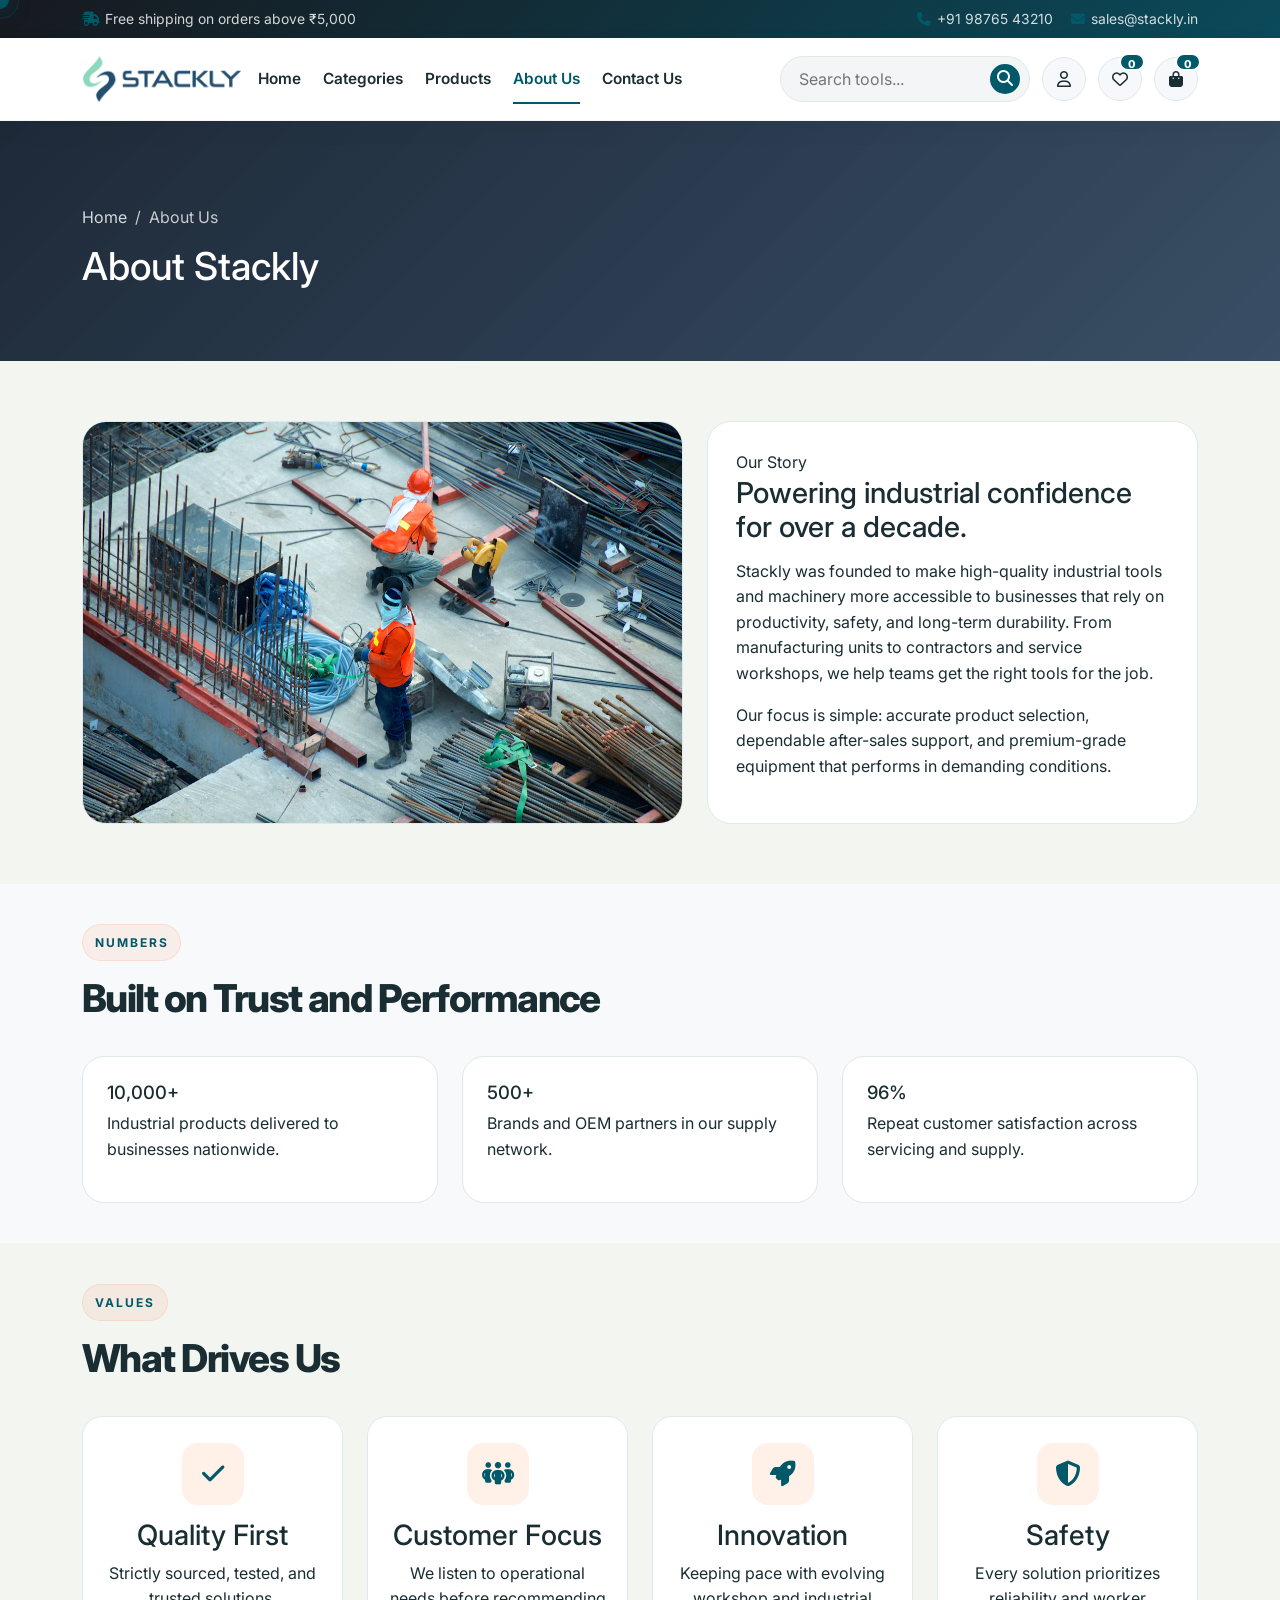
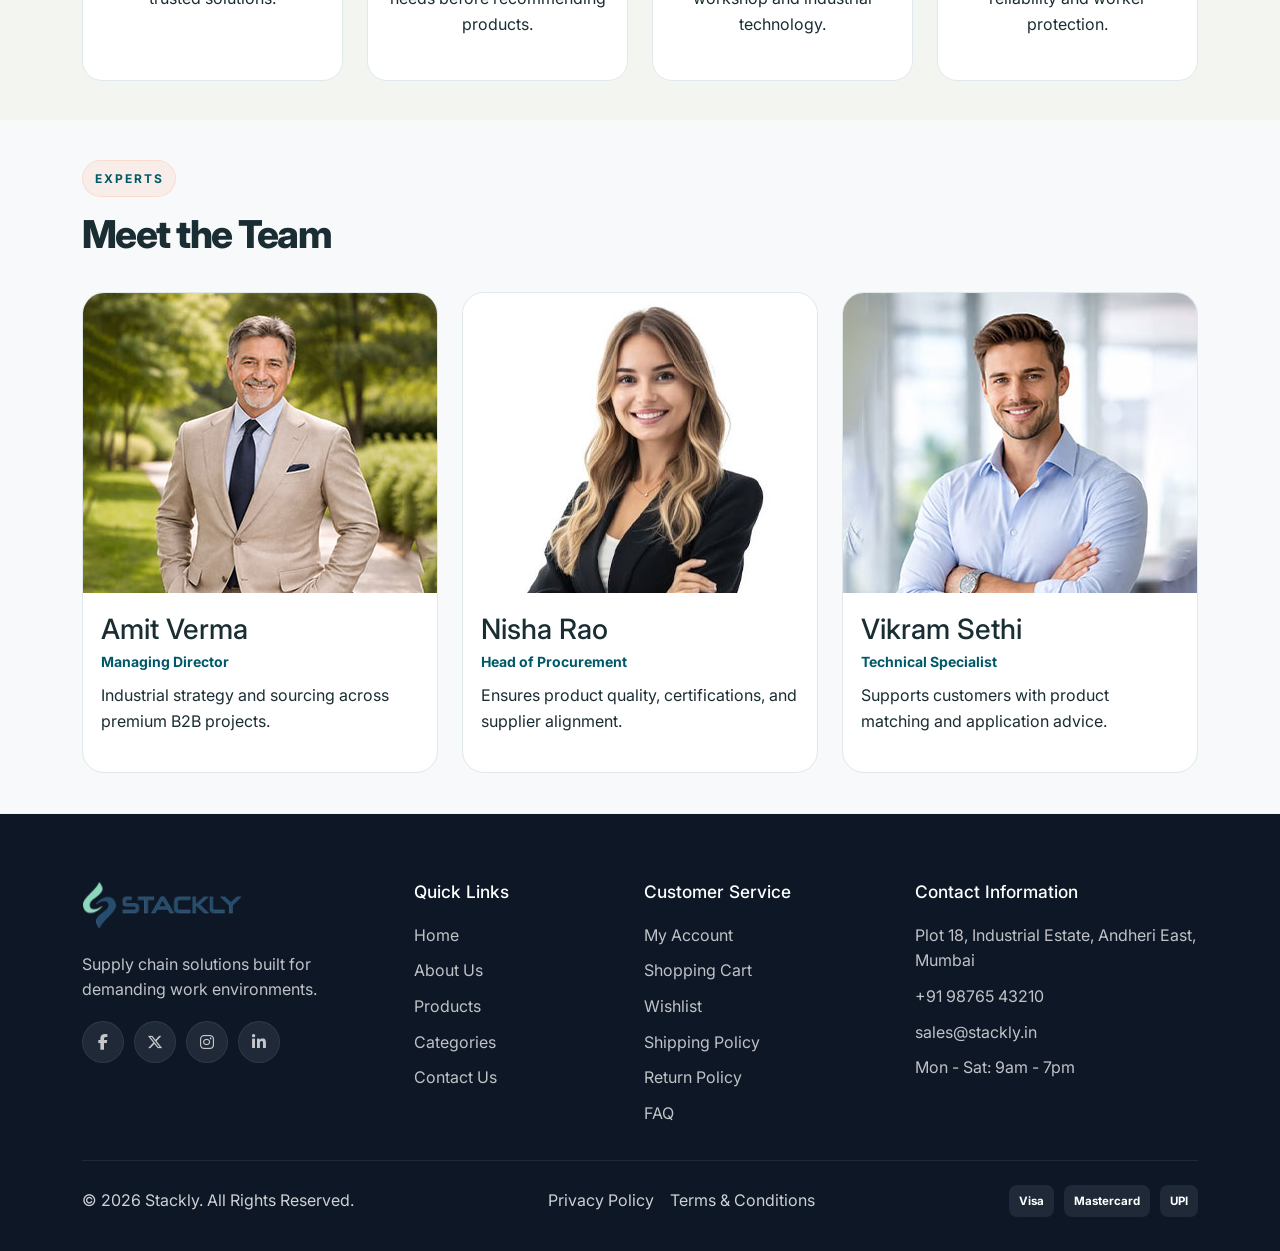
<file: about.html>
<!DOCTYPE html>
<html lang="en">
  <head>
    <meta charset="UTF-8" />
    <meta name="viewport" content="width=device-width, initial-scale=1.0" />
    <title>About Us | Stackly</title>
    <link rel="preconnect" href="https://fonts.googleapis.com" />
    <link rel="preconnect" href="https://fonts.gstatic.com" crossorigin />
    <link href="https://fonts.googleapis.com/css2?family=Inter:wght@400;500;600;700;800;900&display=swap" rel="stylesheet" />
    <link href="https://cdn.jsdelivr.net/npm/bootstrap@5.3.3/dist/css/bootstrap.min.css" rel="stylesheet" />
    <link rel="stylesheet" href="https://cdnjs.cloudflare.com/ajax/libs/font-awesome/6.5.2/css/all.min.css" />
    <link rel="stylesheet" href="assets/css/style.css" />
    <link rel="stylesheet" href="assets/css/inner-pages.css" />
    <link rel="stylesheet" href="assets/css/responsive.css" />
  </head>
  <body>
    <div class="topbar">
      <div class="container topbar-inner">
        <div class="links"><span><i class="fa-solid fa-truck-fast"></i>Free shipping on orders above ₹5,000</span></div>
        <div class="links"><span><i class="fa-solid fa-phone"></i>+91 98765 43210</span><span><i class="fa-solid fa-envelope"></i>sales@stackly.in</span></div>
      </div>
    </div>

    <header class="site-header">
      <div class="container nav-container">
        <a href="index.html" class="logo" aria-label="Stackly">
          <img src="assets/images/logo/logo-stackly.png" alt="Stackly" class="logo-img" />
        </a>
        <button class="mobile-menu-btn" type="button"><i class="fa-solid fa-bars"></i></button>
        <ul class="main-nav">
          <li><a href="index.html">Home</a></li>
          <li><a href="categories.html">Categories</a></li>
          <li><a href="products.html">Products</a></li>
          <li class="active"><a href="about.html">About Us</a></li>
          <li><a href="contact.html">Contact Us</a></li>
        </ul>
        <div class="nav-tools">
          <form class="search-box" action="products.html" method="get"><input type="search" name="search" placeholder="Search tools..." /><button type="submit"><i class="fa-solid fa-magnifying-glass"></i></button></form>
          <a href="login.html" class="nav-icon"><i class="fa-regular fa-user"></i></a>
          <a href="wishlist.html" class="nav-icon"><i class="fa-regular fa-heart"></i><span class="badge" data-wishlist-count>0</span></a>
          <a href="cart.html" class="nav-icon"><i class="fa-solid fa-bag-shopping"></i><span class="badge" data-cart-count>0</span></a>
        </div>
      </div>
    </header>

    <main>
      <section class="page-hero">
        <div class="container page-hero-inner">
          <div>
            <ul class="breadcrumb"><li><a href="index.html">Home</a></li><li>/</li><li>About Us</li></ul>
            <h1>About Stackly</h1>
          </div>
        </div>
      </section>

      <section class="section-sm">
        <div class="container">
          <div class="story-block">
            <div class="story-card"><img src="assets/images/abt-img.jpg" alt="Industrial workshop team" /></div>
            <div class="story-card story-copy">
              <div class="eyebrow">Our Story</div>
              <h3>Powering industrial confidence for over a decade.</h3>
              <p>Stackly was founded to make high-quality industrial tools and machinery more accessible to businesses that rely on productivity, safety, and long-term durability. From manufacturing units to contractors and service workshops, we help teams get the right tools for the job.</p>
              <p>Our focus is simple: accurate product selection, dependable after-sales support, and premium-grade equipment that performs in demanding conditions.</p>
            </div>
          </div>
        </div>
      </section>

      <section class="section bg-light">
        <div class="container">
          <div class="section-header">
            <div class="eyebrow">Numbers</div>
            <h2>Built on Trust and Performance</h2>
          </div>
          <div class="overview-grid">
            <div class="overview-box"><h3>10,000+</h3><p>Industrial products delivered to businesses nationwide.</p></div>
            <div class="overview-box"><h3>500+</h3><p>Brands and OEM partners in our supply network.</p></div>
            <div class="overview-box"><h3>96%</h3><p>Repeat customer satisfaction across servicing and supply.</p></div>
          </div>
        </div>
      </section>

      <section class="section">
        <div class="container">
          <div class="section-header">
            <div class="eyebrow">Values</div>
            <h2>What Drives Us</h2>
          </div>
          <div class="quality-grid">
            <div class="value-card"><div class="icon"><i class="fa-solid fa-check"></i></div><h3>Quality First</h3><p>Strictly sourced, tested, and trusted solutions.</p></div>
            <div class="value-card"><div class="icon"><i class="fa-solid fa-people-group"></i></div><h3>Customer Focus</h3><p>We listen to operational needs before recommending products.</p></div>
            <div class="value-card"><div class="icon"><i class="fa-solid fa-rocket"></i></div><h3>Innovation</h3><p>Keeping pace with evolving workshop and industrial technology.</p></div>
            <div class="value-card"><div class="icon"><i class="fa-solid fa-shield-halved"></i></div><h3>Safety</h3><p>Every solution prioritizes reliability and worker protection.</p></div>
          </div>
        </div>
      </section>

      <section class="section bg-light">
        <div class="container">
          <div class="section-header">
            <div class="eyebrow">Experts</div>
            <h2>Meet the Team</h2>
          </div>
          <div class="team-grid">
            <article class="team-card"><img src="assets/images/tm-mem1.jpg" alt="Amit Verma" /><div class="content"><h3>Amit Verma</h3><small>Managing Director</small><p>Industrial strategy and sourcing across premium B2B projects.</p></div></article>
            <article class="team-card"><img src="assets/images/tm-mem2.jpg" alt="Nisha Rao" /><div class="content"><h3>Nisha Rao</h3><small>Head of Procurement</small><p>Ensures product quality, certifications, and supplier alignment.</p></div></article>
            <article class="team-card"><img src="assets/images/tm-mem3.jpg" alt="Vikram Sethi" /><div class="content"><h3>Vikram Sethi</h3><small>Technical Specialist</small><p>Supports customers with product matching and application advice.</p></div></article>
          </div>
        </div>
      </section>
    </main>

    <footer class="site-footer">
      <div class="container">
        <div class="footer-grid">
          <div class="footer-col"><a href="index.html" class="logo" aria-label="Stackly"><img src="assets/images/logo/logo-stackly.png" alt="Stackly" class="logo-img" /></a><p class="mt-3">Supply chain solutions built for demanding work environments.</p><div class="socials"><a href="#"><i class="fa-brands fa-facebook-f"></i></a><a href="#"><i class="fa-brands fa-x-twitter"></i></a><a href="#"><i class="fa-brands fa-instagram"></i></a><a href="#"><i class="fa-brands fa-linkedin-in"></i></a></div></div>
          <div class="footer-col"><h4>Quick Links</h4><ul><li><a href="index.html">Home</a></li><li><a href="about.html">About Us</a></li><li><a href="products.html">Products</a></li><li><a href="categories.html">Categories</a></li><li><a href="contact.html">Contact Us</a></li></ul></div>
          <div class="footer-col"><h4>Customer Service</h4><ul><li><a href="login.html">My Account</a></li><li><a href="cart.html">Shopping Cart</a></li><li><a href="wishlist.html">Wishlist</a></li><li><a href="#">Shipping Policy</a></li><li><a href="#">Return Policy</a></li><li><a href="#">FAQ</a></li></ul></div>
          <div class="footer-col"><h4>Contact Information</h4><ul><li>Plot 18, Industrial Estate, Andheri East, Mumbai</li><li>+91 98765 43210</li><li>sales@stackly.in</li><li>Mon - Sat: 9am - 7pm</li></ul></div>
        </div>
        <div class="footer-bottom"><div>© 2026 Stackly. All Rights Reserved.</div><div class="links"><a href="#">Privacy Policy</a><a href="#">Terms & Conditions</a></div><div class="payments"><span class="payment-chip">Visa</span><span class="payment-chip">Mastercard</span><span class="payment-chip">UPI</span></div></div>
      </div>
    </footer>

    <button class="back-to-top" type="button"><i class="fa-solid fa-arrow-up"></i></button>
    <div class="toast-container"></div>

    <script src="https://cdn.jsdelivr.net/npm/bootstrap@5.3.3/dist/js/bootstrap.bundle.min.js"></script>
    <script src="assets/js/main.js"></script>
  </body>
</html>
</file>
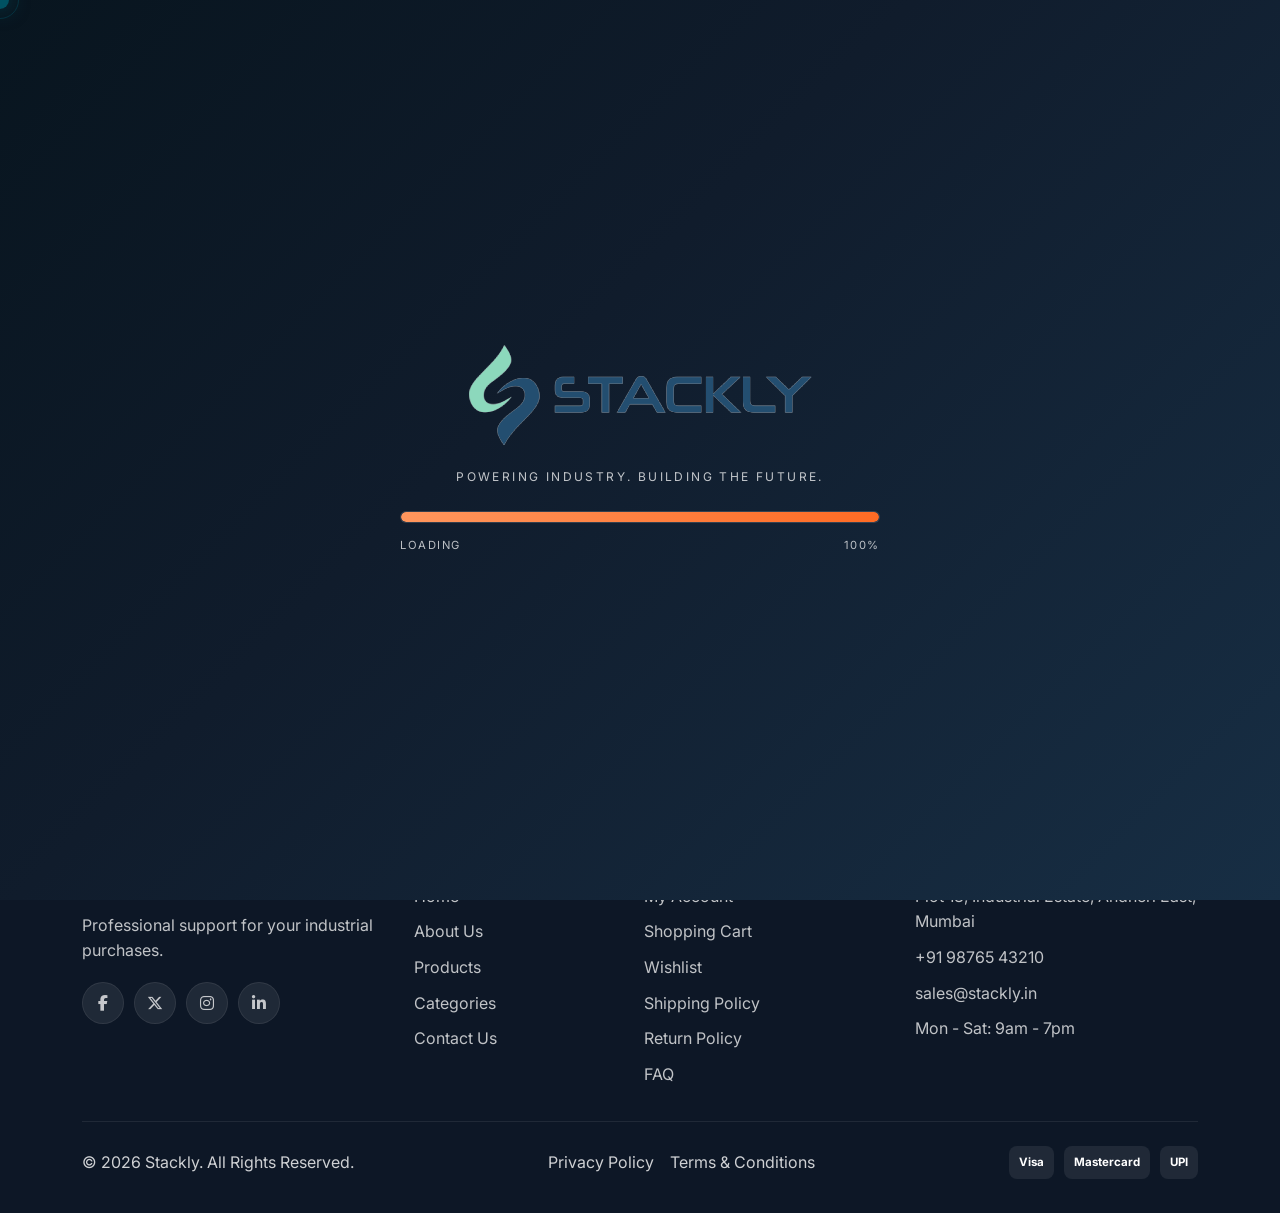
<file: cart.html>
<!DOCTYPE html>
<html lang="en">
  <head>
    <meta charset="UTF-8" />
    <meta name="viewport" content="width=device-width, initial-scale=1.0" />
    <title>Shopping Cart | Stackly</title>
    <link rel="preconnect" href="https://fonts.googleapis.com" />
    <link rel="preconnect" href="https://fonts.gstatic.com" crossorigin />
    <link href="https://fonts.googleapis.com/css2?family=Inter:wght@400;500;600;700;800;900&display=swap" rel="stylesheet" />
    <link href="https://cdn.jsdelivr.net/npm/bootstrap@5.3.3/dist/css/bootstrap.min.css" rel="stylesheet" />
    <link rel="stylesheet" href="https://cdnjs.cloudflare.com/ajax/libs/font-awesome/6.5.2/css/all.min.css" />
    <link rel="stylesheet" href="assets/css/style.css" />
    <link rel="stylesheet" href="assets/css/responsive.css" />
  </head>
  <body>
    <div class="topbar">
      <div class="container topbar-inner">
        <div class="links"><span><i class="fa-solid fa-truck-fast"></i>Free shipping on orders above ₹5,000</span></div>
        <div class="links"><span><i class="fa-solid fa-phone"></i>+91 98765 43210</span><span><i class="fa-solid fa-envelope"></i>sales@stackly.in</span></div>
      </div>
    </div>

    <header class="site-header">
      <div class="container nav-container">
        <a href="index.html" class="logo" aria-label="Stackly">
          <img src="assets/images/logo/logo-stackly.png" alt="Stackly" class="logo-img" />
        </a>
        <button class="mobile-menu-btn" type="button"><i class="fa-solid fa-bars"></i></button>
        <ul class="main-nav">
          <li><a href="index.html">Home</a></li>
          <li><a href="categories.html">Categories</a></li>
          <li><a href="products.html">Products</a></li>
          <li><a href="about.html">About Us</a></li>
          <li><a href="contact.html">Contact Us</a></li>
        </ul>
        <div class="nav-tools">
          <form class="search-box" action="products.html" method="get"><input type="search" name="search" placeholder="Search tools..." /><button type="submit"><i class="fa-solid fa-magnifying-glass"></i></button></form>
          <a href="login.html" class="nav-icon"><i class="fa-regular fa-user"></i></a>
          <a href="wishlist.html" class="nav-icon"><i class="fa-regular fa-heart"></i><span class="badge" data-wishlist-count>0</span></a>
          <a href="cart.html" class="nav-icon"><i class="fa-solid fa-bag-shopping"></i><span class="badge" data-cart-count>0</span></a>
        </div>
      </div>
    </header>

    <main>
      <section class="page-hero">
        <div class="container page-hero-inner">
          <div>
            <ul class="breadcrumb"><li><a href="index.html">Home</a></li><li>/</li><li>Cart</li></ul>
            <h1>Shopping Cart</h1>
          </div>
        </div>
      </section>

      <section class="section-sm">
        <div class="container cart-layout">
          <div>
            <div class="cart-table">
              <div class="table-header">
                <div>Product</div>
                <div>Price</div>
                <div>Qty</div>
                <div>Subtotal</div>
              </div>
              <div id="cartItems"></div>
            </div>
          </div>
          <aside class="summary-box" id="cartSummary"></aside>
        </div>
      </section>
    </main>

    <footer class="site-footer">
      <div class="container">
        <div class="footer-grid">
          <div class="footer-col"><a href="index.html" class="logo" aria-label="Stackly"><img src="assets/images/logo/logo-stackly.png" alt="Stackly" class="logo-img" /></a><p class="mt-3">Professional support for your industrial purchases.</p><div class="socials"><a href="#"><i class="fa-brands fa-facebook-f"></i></a><a href="#"><i class="fa-brands fa-x-twitter"></i></a><a href="#"><i class="fa-brands fa-instagram"></i></a><a href="#"><i class="fa-brands fa-linkedin-in"></i></a></div></div>
          <div class="footer-col"><h4>Quick Links</h4><ul><li><a href="index.html">Home</a></li><li><a href="about.html">About Us</a></li><li><a href="products.html">Products</a></li><li><a href="categories.html">Categories</a></li><li><a href="contact.html">Contact Us</a></li></ul></div>
          <div class="footer-col"><h4>Customer Service</h4><ul><li><a href="login.html">My Account</a></li><li><a href="cart.html">Shopping Cart</a></li><li><a href="wishlist.html">Wishlist</a></li><li><a href="#">Shipping Policy</a></li><li><a href="#">Return Policy</a></li><li><a href="#">FAQ</a></li></ul></div>
          <div class="footer-col"><h4>Contact Information</h4><ul><li>Plot 18, Industrial Estate, Andheri East, Mumbai</li><li>+91 98765 43210</li><li>sales@stackly.in</li><li>Mon - Sat: 9am - 7pm</li></ul></div>
        </div>
        <div class="footer-bottom"><div>© 2026 Stackly. All Rights Reserved.</div><div class="links"><a href="#">Privacy Policy</a><a href="#">Terms & Conditions</a></div><div class="payments"><span class="payment-chip">Visa</span><span class="payment-chip">Mastercard</span><span class="payment-chip">UPI</span></div></div>
      </div>
    </footer>

    <button class="back-to-top" type="button"><i class="fa-solid fa-arrow-up"></i></button>
    <div class="toast-container"></div>

    <script src="https://cdn.jsdelivr.net/npm/bootstrap@5.3.3/dist/js/bootstrap.bundle.min.js"></script>
    <script src="assets/js/main.js"></script>
    <script src="assets/js/products.js"></script>
    <script src="assets/js/cart.js"></script>
  </body>
</html>
</file>
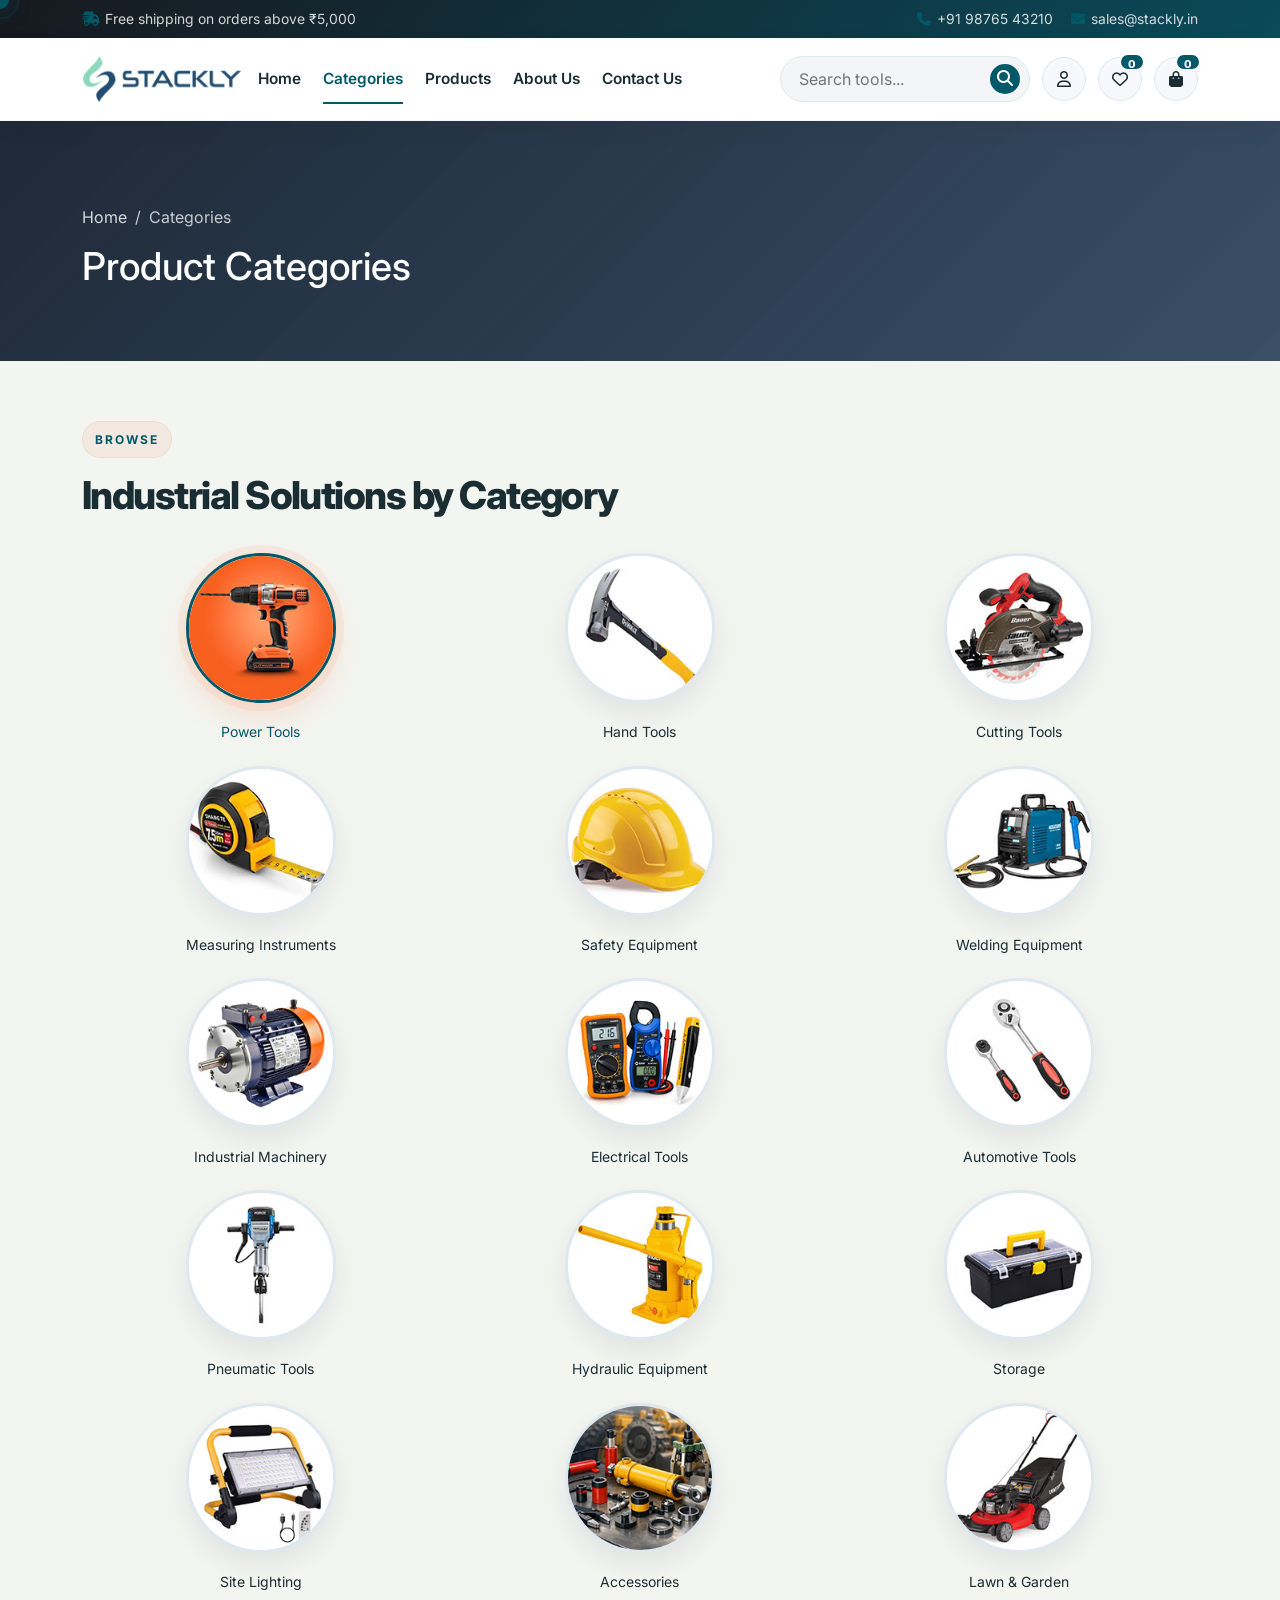
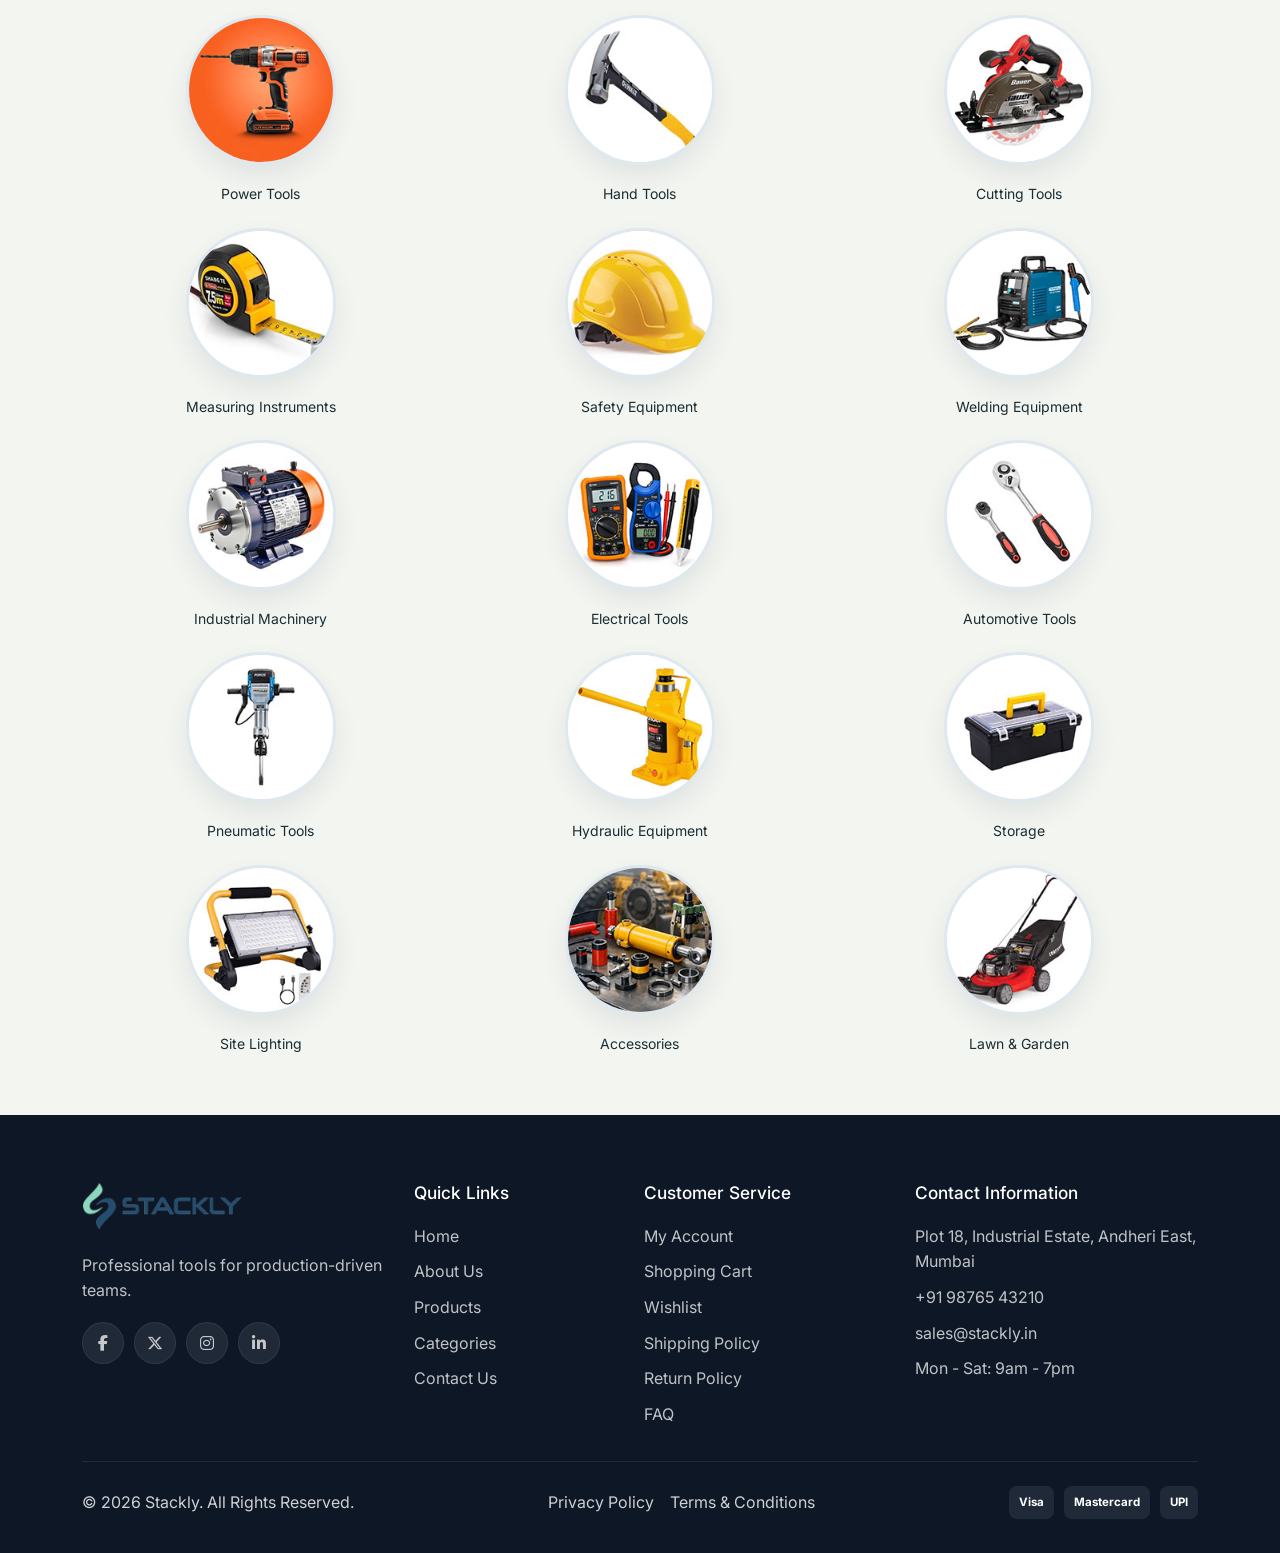
<file: categories.html>
<!DOCTYPE html>
<html lang="en">
  <head>
    <meta charset="UTF-8" />
    <meta name="viewport" content="width=device-width, initial-scale=1.0" />
    <title>Categories | Stackly</title>
    <link rel="preconnect" href="https://fonts.googleapis.com" />
    <link rel="preconnect" href="https://fonts.gstatic.com" crossorigin />
    <link href="https://fonts.googleapis.com/css2?family=Inter:wght@400;500;600;700;800;900&display=swap" rel="stylesheet" />
    <link href="https://cdn.jsdelivr.net/npm/bootstrap@5.3.3/dist/css/bootstrap.min.css" rel="stylesheet" />
    <link rel="stylesheet" href="https://cdnjs.cloudflare.com/ajax/libs/font-awesome/6.5.2/css/all.min.css" />
    <link rel="stylesheet" href="assets/css/style.css" />
    <link rel="stylesheet" href="assets/css/inner-pages.css" />
    <link rel="stylesheet" href="assets/css/responsive.css" />
  </head>
  <body>
    <div class="topbar">
      <div class="container topbar-inner">
        <div class="links"><span><i class="fa-solid fa-truck-fast"></i>Free shipping on orders above ₹5,000</span></div>
        <div class="links"><span><i class="fa-solid fa-phone"></i>+91 98765 43210</span><span><i class="fa-solid fa-envelope"></i>sales@stackly.in</span></div>
      </div>
    </div>

    <header class="site-header">
      <div class="container nav-container">
        <a href="index.html" class="logo" aria-label="Stackly">
          <img src="assets/images/logo/logo-stackly.png" alt="Stackly" class="logo-img" />
        </a>
        <button class="mobile-menu-btn" type="button"><i class="fa-solid fa-bars"></i></button>
        <ul class="main-nav">
          <li><a href="index.html">Home</a></li>
          <li class="active"><a href="categories.html">Categories</a></li>
          <li><a href="products.html">Products</a></li>
          <li><a href="about.html">About Us</a></li>
          <li><a href="contact.html">Contact Us</a></li>
        </ul>
        <div class="nav-tools">
          <form class="search-box" action="products.html" method="get"><input type="search" name="search" placeholder="Search tools..." /><button type="submit"><i class="fa-solid fa-magnifying-glass"></i></button></form>
          <a href="login.html" class="nav-icon"><i class="fa-regular fa-user"></i></a>
          <a href="wishlist.html" class="nav-icon"><i class="fa-regular fa-heart"></i><span class="badge" data-wishlist-count>0</span></a>
          <a href="cart.html" class="nav-icon"><i class="fa-solid fa-bag-shopping"></i><span class="badge" data-cart-count>0</span></a>
        </div>
      </div>
    </header>

    <main>
      <section class="page-hero">
        <div class="container page-hero-inner">
          <div>
            <ul class="breadcrumb"><li><a href="index.html">Home</a></li><li>/</li><li>Categories</li></ul>
            <h1>Product Categories</h1>
          </div>
        </div>
      </section>

      <section class="section-sm">
        <div class="container">
          <div class="section-header">
            <div class="eyebrow">Browse</div>
            <h2>Industrial Solutions by Category</h2>
          </div>
          <div class="categories-showcase" id="categoriesGrid"></div>
        </div>
      </section>
    </main>

    <footer class="site-footer">
      <div class="container">
        <div class="footer-grid">
          <div class="footer-col"><a href="index.html" class="logo" aria-label="Stackly"><img src="assets/images/logo/logo-stackly.png" alt="Stackly" class="logo-img" /></a><p class="mt-3">Professional tools for production-driven teams.</p><div class="socials"><a href="#"><i class="fa-brands fa-facebook-f"></i></a><a href="#"><i class="fa-brands fa-x-twitter"></i></a><a href="#"><i class="fa-brands fa-instagram"></i></a><a href="#"><i class="fa-brands fa-linkedin-in"></i></a></div></div>
          <div class="footer-col"><h4>Quick Links</h4><ul><li><a href="index.html">Home</a></li><li><a href="about.html">About Us</a></li><li><a href="products.html">Products</a></li><li><a href="categories.html">Categories</a></li><li><a href="contact.html">Contact Us</a></li></ul></div>
          <div class="footer-col"><h4>Customer Service</h4><ul><li><a href="login.html">My Account</a></li><li><a href="cart.html">Shopping Cart</a></li><li><a href="wishlist.html">Wishlist</a></li><li><a href="#">Shipping Policy</a></li><li><a href="#">Return Policy</a></li><li><a href="#">FAQ</a></li></ul></div>
          <div class="footer-col"><h4>Contact Information</h4><ul><li>Plot 18, Industrial Estate, Andheri East, Mumbai</li><li>+91 98765 43210</li><li>sales@stackly.in</li><li>Mon - Sat: 9am - 7pm</li></ul></div>
        </div>
        <div class="footer-bottom"><div>© 2026 Stackly. All Rights Reserved.</div><div class="links"><a href="#">Privacy Policy</a><a href="#">Terms & Conditions</a></div><div class="payments"><span class="payment-chip">Visa</span><span class="payment-chip">Mastercard</span><span class="payment-chip">UPI</span></div></div>
      </div>
    </footer>

    <button class="back-to-top" type="button"><i class="fa-solid fa-arrow-up"></i></button>
    <div class="toast-container"></div>

    <script src="https://cdn.jsdelivr.net/npm/bootstrap@5.3.3/dist/js/bootstrap.bundle.min.js"></script>
    <script src="assets/js/main.js"></script>
    <script src="assets/js/products.js"></script>
  </body>
</html>
</file>
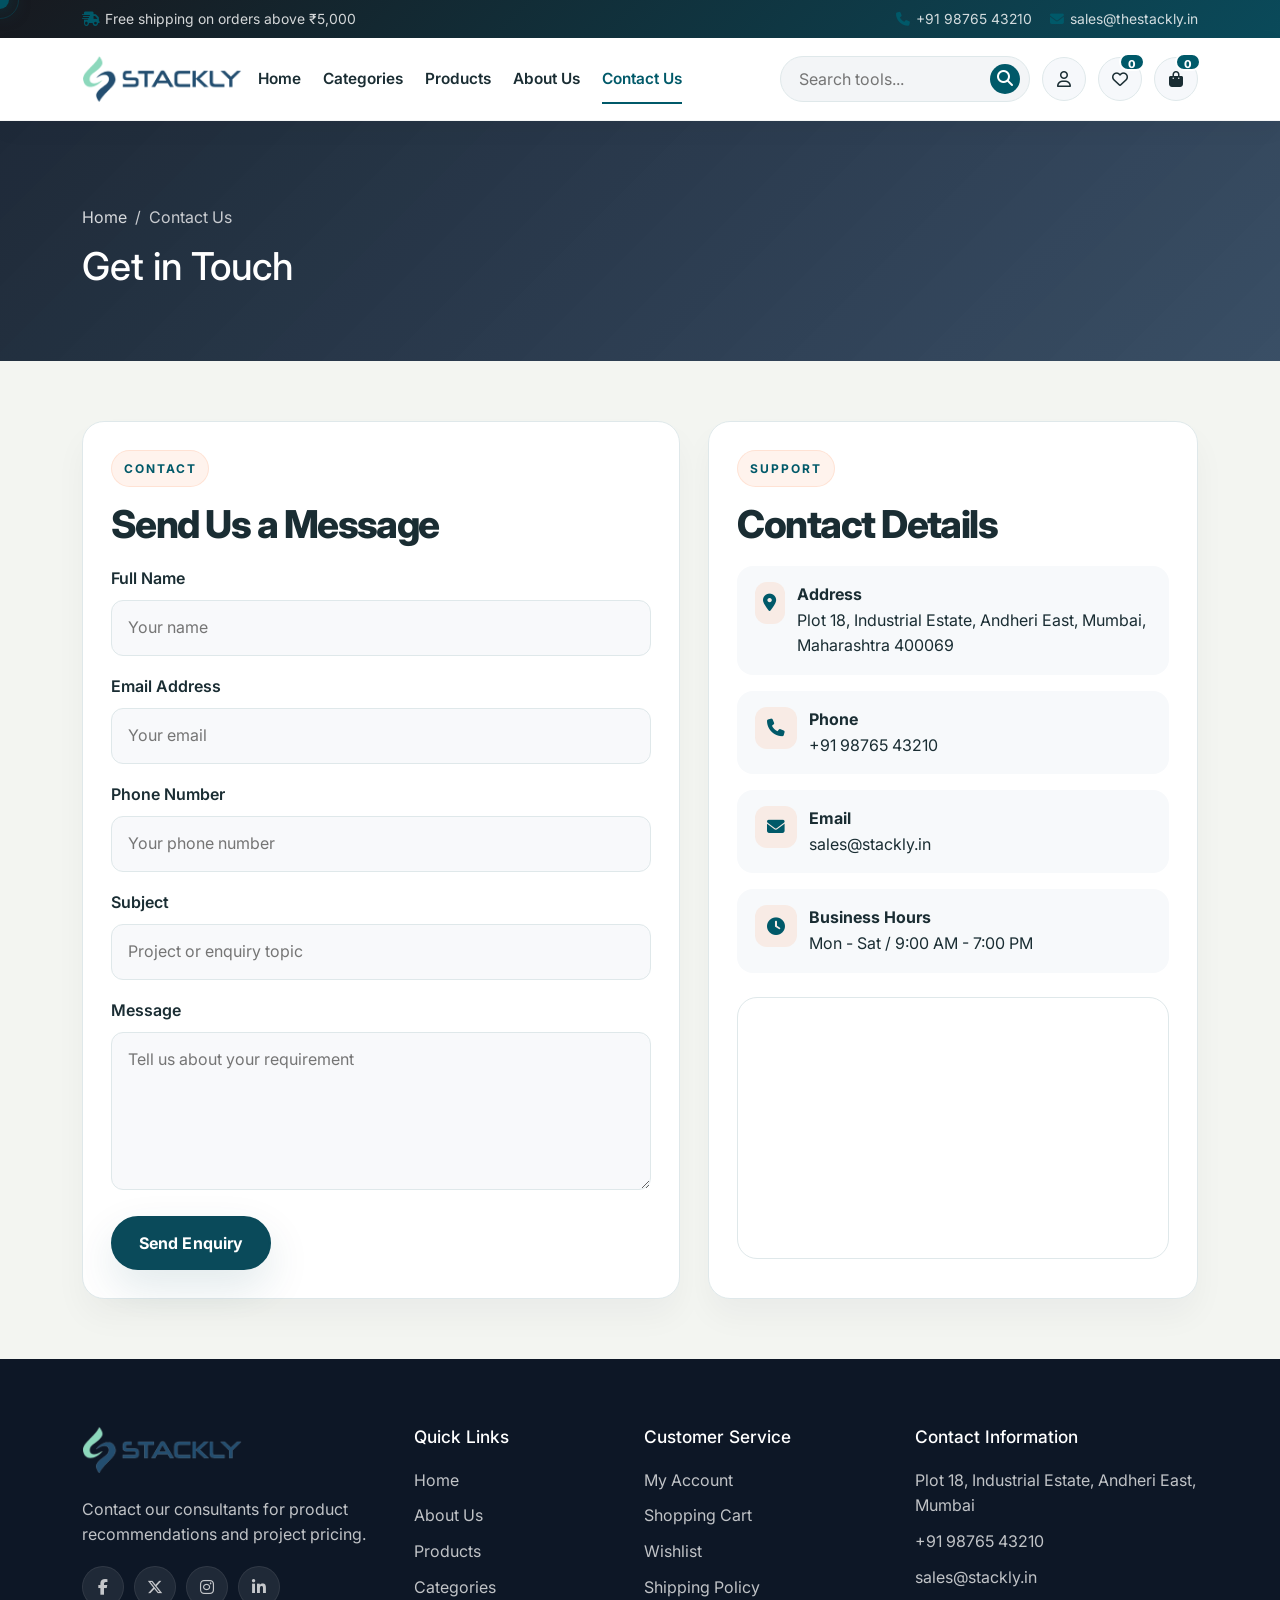
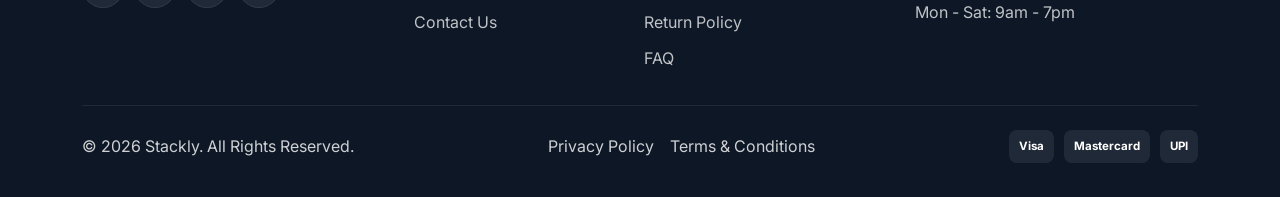
<file: contact.html>
<!DOCTYPE html>
<html lang="en">
  <head>
    <meta charset="UTF-8" />
    <meta name="viewport" content="width=device-width, initial-scale=1.0" />
    <title>Contact Us | Stackly</title>
    <link rel="preconnect" href="https://fonts.googleapis.com" />
    <link rel="preconnect" href="https://fonts.gstatic.com" crossorigin />
    <link href="https://fonts.googleapis.com/css2?family=Inter:wght@400;500;600;700;800;900&display=swap" rel="stylesheet" />
    <link href="https://cdn.jsdelivr.net/npm/bootstrap@5.3.3/dist/css/bootstrap.min.css" rel="stylesheet" />
    <link rel="stylesheet" href="https://cdnjs.cloudflare.com/ajax/libs/font-awesome/6.5.2/css/all.min.css" />
    <link rel="stylesheet" href="assets/css/style.css" />
    <link rel="stylesheet" href="assets/css/responsive.css" />
  </head>
  <body>
    <div class="topbar">
      <div class="container topbar-inner">
        <div class="links"><span><i class="fa-solid fa-truck-fast"></i>Free shipping on orders above ₹5,000</span></div>
        <div class="links"><span><i class="fa-solid fa-phone"></i>+91 98765 43210</span><span><i class="fa-solid fa-envelope"></i>sales@thestackly.in</span></div>
      </div>
    </div>

    <header class="site-header">
      <div class="container nav-container">
        <a href="index.html" class="logo" aria-label="Stackly">
          <img src="assets/images/logo/logo-stackly.png" alt="Stackly" class="logo-img" />
        </a>
        <button class="mobile-menu-btn" type="button"><i class="fa-solid fa-bars"></i></button>
        <ul class="main-nav">
          <li><a href="index.html">Home</a></li>
          <li><a href="categories.html">Categories</a></li>
          <li><a href="products.html">Products</a></li>
          <li><a href="about.html">About Us</a></li>
          <li class="active"><a href="contact.html">Contact Us</a></li>
        </ul>
        <div class="nav-tools">
          <form class="search-box" action="products.html" method="get"><input type="search" name="search" placeholder="Search tools..." /><button type="submit"><i class="fa-solid fa-magnifying-glass"></i></button></form>
          <a href="login.html" class="nav-icon"><i class="fa-regular fa-user"></i></a>
          <a href="wishlist.html" class="nav-icon"><i class="fa-regular fa-heart"></i><span class="badge" data-wishlist-count>0</span></a>
          <a href="cart.html" class="nav-icon"><i class="fa-solid fa-bag-shopping"></i><span class="badge" data-cart-count>0</span></a>
        </div>
      </div>
    </header>

    <main>
      <section class="page-hero">
        <div class="container page-hero-inner">
          <div>
            <ul class="breadcrumb"><li><a href="index.html">Home</a></li><li>/</li><li>Contact Us</li></ul>
            <h1>Get in Touch</h1>
          </div>
        </div>
      </section>

      <section class="section-sm">
        <div class="container contact-grid">
          <div class="form-card">
            <div class="section-header" style="margin-bottom: 20px;">
              <div class="eyebrow">Contact</div>
              <h2>Send Us a Message</h2>
            </div>
            <form class="contact-form" action="404.html" method="get">
              <div class="field"><label for="name">Full Name</label><input id="name" type="text" placeholder="Your name" required /></div>
              <div class="field"><label for="email">Email Address</label><input id="email" type="email" placeholder="Your email" required /></div>
              <div class="field"><label for="phone">Phone Number</label><input id="phone" type="tel" placeholder="Your phone number" /></div>
              <div class="field"><label for="subject">Subject</label><input id="subject" type="text" placeholder="Project or enquiry topic" required /></div>
              <div class="field"><label for="message">Message</label><textarea id="message" rows="5" placeholder="Tell us about your requirement" required></textarea></div>
              <button class="btn btn-primary" type="submit">Send Enquiry</button>
            </form>
          </div>

          <div class="form-card">
            <div class="section-header" style="margin-bottom: 20px;">
              <div class="eyebrow">Support</div>
              <h2>Contact Details</h2>
            </div>
            <div class="info-list">
              <div class="info-item"><i class="fa-solid fa-location-dot"></i><div><strong>Address</strong><br />Plot 18, Industrial Estate, Andheri East, Mumbai, Maharashtra 400069</div></div>
              <div class="info-item"><i class="fa-solid fa-phone"></i><div><strong>Phone</strong><br />+91 98765 43210</div></div>
              <div class="info-item"><i class="fa-solid fa-envelope"></i><div><strong>Email</strong><br />sales@stackly.in</div></div>
              <div class="info-item"><i class="fa-solid fa-clock"></i><div><strong>Business Hours</strong><br />Mon - Sat / 9:00 AM - 7:00 PM</div></div>
            </div>
            <div class="map-box mt-4">
              <iframe
                src="https://www.google.com/maps?q=Plot+18%2C+Industrial+Estate%2C+Andheri+East%2C+Mumbai%2C+Maharashtra+400069&output=embed"
                title="Map to Stackly, Plot 18, Industrial Estate, Andheri East, Mumbai"
                loading="lazy"
                allowfullscreen
              ></iframe>
            </div>
          </div>
        </div>
      </section>
    </main>

    <footer class="site-footer">
      <div class="container">
        <div class="footer-grid">
          <div class="footer-col"><a href="index.html" class="logo" aria-label="Stackly"><img src="assets/images/logo/logo-stackly.png" alt="Stackly" class="logo-img" /></a><p class="mt-3">Contact our consultants for product recommendations and project pricing.</p><div class="socials"><a href="#"><i class="fa-brands fa-facebook-f"></i></a><a href="#"><i class="fa-brands fa-x-twitter"></i></a><a href="#"><i class="fa-brands fa-instagram"></i></a><a href="#"><i class="fa-brands fa-linkedin-in"></i></a></div></div>
          <div class="footer-col"><h4>Quick Links</h4><ul><li><a href="index.html">Home</a></li><li><a href="about.html">About Us</a></li><li><a href="products.html">Products</a></li><li><a href="categories.html">Categories</a></li><li><a href="contact.html">Contact Us</a></li></ul></div>
          <div class="footer-col"><h4>Customer Service</h4><ul><li><a href="login.html">My Account</a></li><li><a href="cart.html">Shopping Cart</a></li><li><a href="wishlist.html">Wishlist</a></li><li><a href="#">Shipping Policy</a></li><li><a href="#">Return Policy</a></li><li><a href="#">FAQ</a></li></ul></div>
          <div class="footer-col"><h4>Contact Information</h4><ul><li>Plot 18, Industrial Estate, Andheri East, Mumbai</li><li>+91 98765 43210</li><li>sales@stackly.in</li><li>Mon - Sat: 9am - 7pm</li></ul></div>
        </div>
        <div class="footer-bottom"><div>© 2026 Stackly. All Rights Reserved.</div><div class="links"><a href="#">Privacy Policy</a><a href="#">Terms & Conditions</a></div><div class="payments"><span class="payment-chip">Visa</span><span class="payment-chip">Mastercard</span><span class="payment-chip">UPI</span></div></div>
      </div>
    </footer>

    <button class="back-to-top" type="button"><i class="fa-solid fa-arrow-up"></i></button>
    <div class="toast-container"></div>

    <script>
      document.addEventListener('DOMContentLoaded', function () {
        const form = document.querySelector('.contact-form');
        if (!form) return;

        form.addEventListener('submit', function (event) {
          event.preventDefault();
          window.location.href = '404.html';
        });
      });
    </script>
    <script src="https://cdn.jsdelivr.net/npm/bootstrap@5.3.3/dist/js/bootstrap.bundle.min.js"></script>
    <script src="assets/js/main.js"></script>
  </body>
</html>
</file>
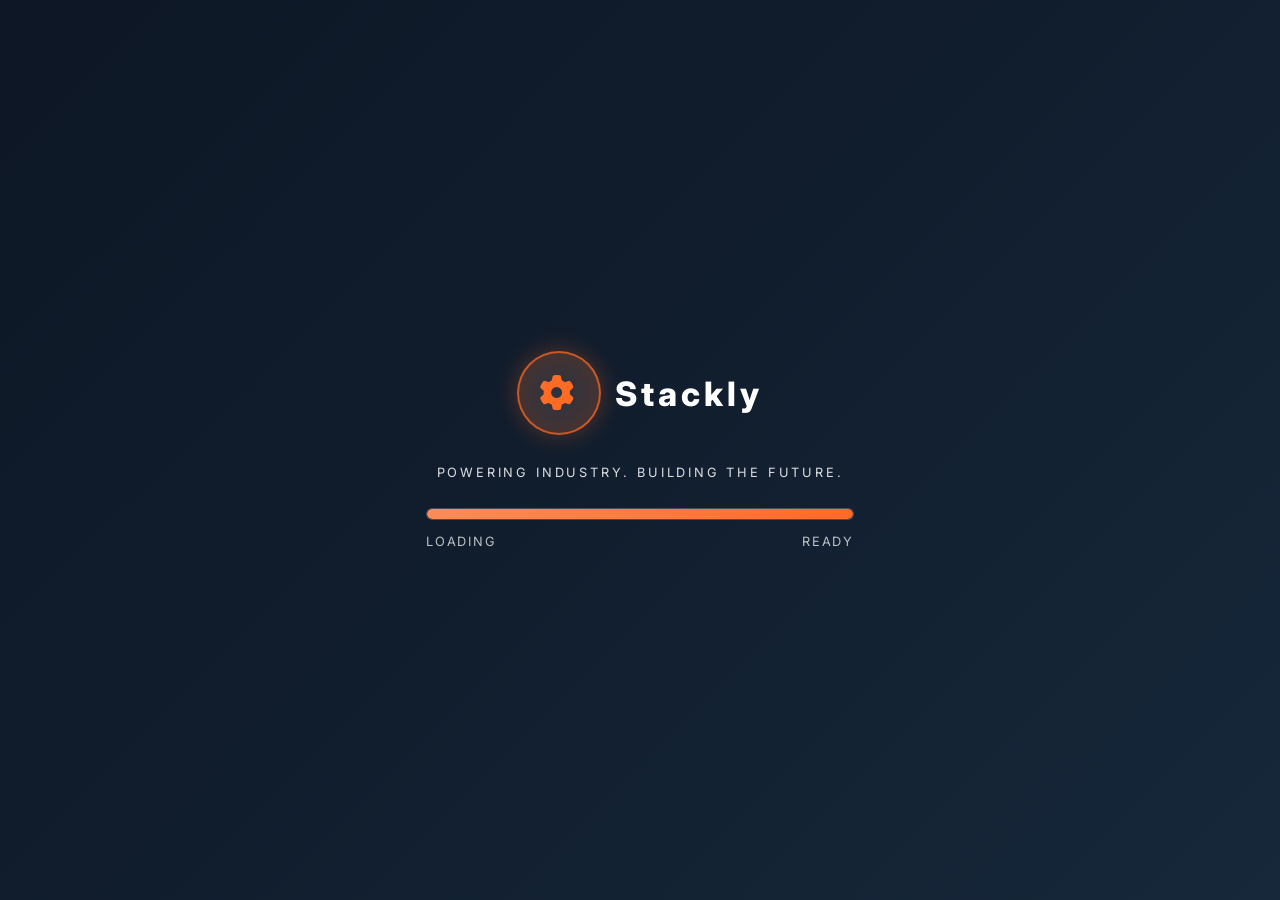
<file: loader.html>
<!DOCTYPE html>
<html lang="en">
  <head>
    <meta charset="UTF-8" />
    <meta name="viewport" content="width=device-width, initial-scale=1.0" />
    <title>Stackly Loading</title>
    <link rel="preconnect" href="https://fonts.googleapis.com" />
    <link rel="preconnect" href="https://fonts.gstatic.com" crossorigin />
    <link href="https://fonts.googleapis.com/css2?family=Inter:wght@400;500;600;700;800;900&display=swap" rel="stylesheet" />
    <link rel="stylesheet" href="https://cdnjs.cloudflare.com/ajax/libs/font-awesome/6.5.2/css/all.min.css" />
    <style>
      * { box-sizing: border-box; }
      body {
        margin: 0;
        min-height: 100vh;
        display: grid;
        place-items: center;
        background: linear-gradient(135deg, #0d1726, #101c2c 40%, #16283a 100%);
        color: #fff;
        font-family: 'Inter', sans-serif;
      }
      .loader-wrap {
        width: min(100%, 480px);
        text-align: center;
        padding: 26px;
      }
      .brand-box {
        display: inline-flex;
        align-items: center;
        gap: 14px;
        font-size: 2.1rem;
        font-weight: 800;
        letter-spacing: 0.12em;
        margin-bottom: 30px;
      }
      .gear {
        width: 84px;
        height: 84px;
        border-radius: 50%;
        display: grid;
        place-items: center;
        background: radial-gradient(circle, rgba(255,255,255,0.1), rgba(255,107,36,0.28));
        border: 2px solid rgba(255, 107, 36, 0.7);
        box-shadow: 0 0 25px rgba(255, 107, 36, 0.3);
        animation: pulse 1.8s infinite ease-in-out;
      }
      .gear i {
        font-size: 2.2rem;
        color: #ff6b24;
      }
      @keyframes pulse {
        0%, 100% { transform: scale(1); }
        50% { transform: scale(1.08); }
      }
      .tagline {
        font-size: 0.8rem;
        letter-spacing: 0.22em;
        color: rgba(255,255,255,0.85);
        text-transform: uppercase;
        margin-bottom: 28px;
      }
      .progress-track {
        width: 100%;
        height: 12px;
        background: rgba(255,255,255,0.08);
        border: 1px solid rgba(255,255,255,0.15);
        border-radius: 999px;
        overflow: hidden;
      }
      .progress-bar {
        width: 0%;
        height: 100%;
        background: linear-gradient(90deg, #ff8b56, #ff6b24);
        border-radius: inherit;
        transition: width 0.25s ease;
      }
      .loading-state {
        display: flex;
        justify-content: space-between;
        align-items: center;
        margin-top: 14px;
        font-size: 0.8rem;
        letter-spacing: 0.14em;
        text-transform: uppercase;
        color: rgba(255,255,255,0.72);
      }
    </style>
  </head>
  <body>
    <div class="loader-wrap">
      <div class="brand-box">
        <span class="gear"><i class="fa-solid fa-gear"></i></span>
        <span>Stackly</span>
      </div>
      <div class="tagline">Powering Industry. Building The Future.</div>
      <div class="progress-track"><div class="progress-bar" id="loadingProgress"></div></div>
      <div class="loading-state"><span>Loading</span><span id="loadingText">0%</span></div>
    </div>

    <script src="assets/js/loader.js"></script>
  </body>
</html>
</file>
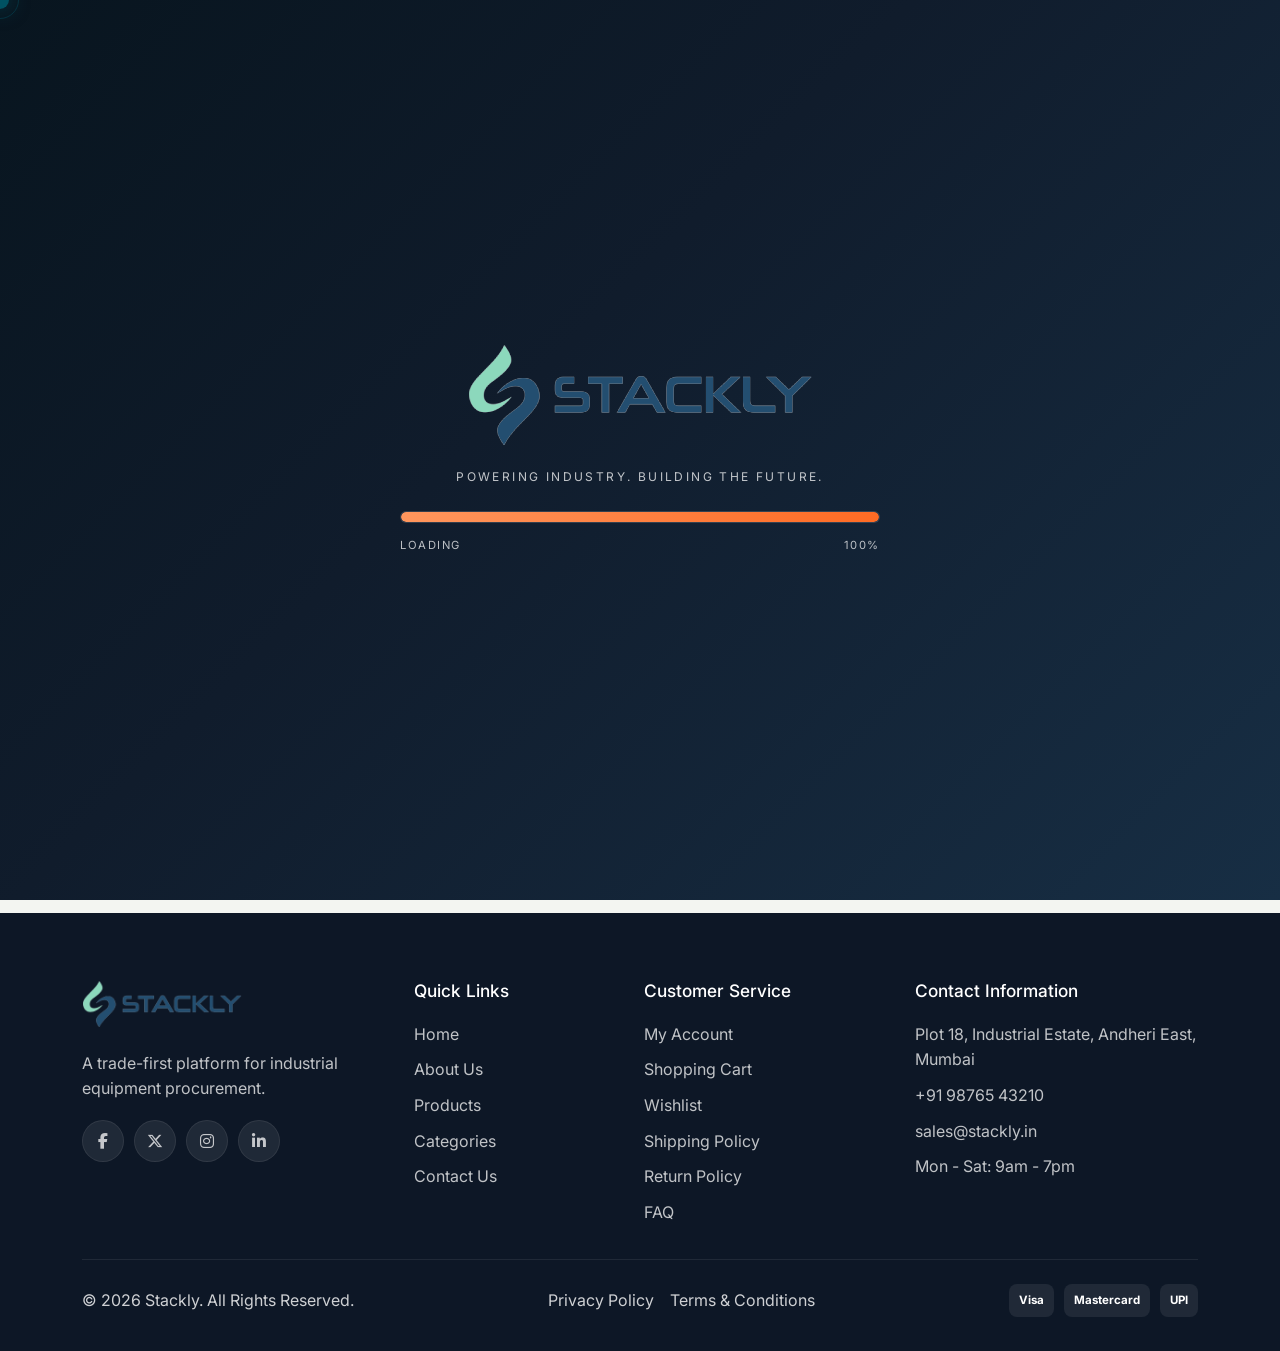
<file: login.html>
<!DOCTYPE html>
<html lang="en">
  <head>
    <meta charset="UTF-8" />
    <meta name="viewport" content="width=device-width, initial-scale=1.0" />
    <title>Login | Stackly</title>
    <link rel="preconnect" href="https://fonts.googleapis.com" />
    <link rel="preconnect" href="https://fonts.gstatic.com" crossorigin />
    <link href="https://fonts.googleapis.com/css2?family=Inter:wght@400;500;600;700;800;900&display=swap" rel="stylesheet" />
    <link href="https://cdn.jsdelivr.net/npm/bootstrap@5.3.3/dist/css/bootstrap.min.css" rel="stylesheet" />
    <link rel="stylesheet" href="https://cdnjs.cloudflare.com/ajax/libs/font-awesome/6.5.2/css/all.min.css" />
    <link rel="stylesheet" href="assets/css/style.css" />
    <link rel="stylesheet" href="assets/css/responsive.css" />
  </head>
  <body>
    <div class="topbar">
      <div class="container topbar-inner">
        <div class="links"><span><i class="fa-solid fa-truck-fast"></i>Free shipping on orders above ₹5,000</span></div>
        <div class="links"><span><i class="fa-solid fa-phone"></i>+91 98765 43210</span><span><i class="fa-solid fa-envelope"></i>sales@stackly.in</span></div>
      </div>
    </div>

    <header class="site-header">
      <div class="container nav-container">
        <a href="index.html" class="logo" aria-label="Stackly">
          <img src="assets/images/logo/logo-stackly.png" alt="Stackly" class="logo-img" />
        </a>
        <button class="mobile-menu-btn" type="button"><i class="fa-solid fa-bars"></i></button>
        <ul class="main-nav">
          <li><a href="index.html">Home</a></li>
          <li><a href="categories.html">Categories</a></li>
          <li><a href="products.html">Products</a></li>
          <li><a href="about.html">About Us</a></li>
          <li><a href="contact.html">Contact Us</a></li>
        </ul>
        <div class="nav-tools">
          <form class="search-box" action="products.html" method="get"><input type="search" name="search" placeholder="Search tools..." /><button type="submit"><i class="fa-solid fa-magnifying-glass"></i></button></form>
          <a href="login.html" class="nav-icon"><i class="fa-regular fa-user"></i></a>
          <a href="wishlist.html" class="nav-icon"><i class="fa-regular fa-heart"></i><span class="badge" data-wishlist-count>0</span></a>
          <a href="cart.html" class="nav-icon"><i class="fa-solid fa-bag-shopping"></i><span class="badge" data-cart-count>0</span></a>
        </div>
      </div>
    </header>

    <main>
      <section class="page-hero">
        <div class="container page-hero-inner">
          <div>
            <ul class="breadcrumb"><li><a href="index.html">Home</a></li><li>/</li><li>Login</li></ul>
            <h1>Welcome Back</h1>
          </div>
        </div>
      </section>

      <section class="section-sm">
        <div class="container auth-grid">
          <div class="auth-card">
            <h2>Login to Your Account</h2>
            <form class="auth-form" data-form-type="login" novalidate>
              <div class="field"><label>Email Address</label><input type="email" name="email" required /></div>
              <div class="field"><label>Password</label><input type="password" name="password" required /></div>
              <div class="inline-links"><label><input type="checkbox" /> Remember me</label><a href="#">Forgot password?</a></div>
              <button class="btn btn-primary w-100 mt-3" type="submit">Login</button>
              <div class="form-message"></div>
            </form>
          </div>
          <div class="auth-card">
            <h2>New Here?</h2>
            <p>Create your Stackly account to track orders, save favorite tools, and enjoy personalized trade pricing.</p>
            <a href="register.html" class="btn btn-dark w-100">Create Account</a>
          </div>
        </div>
      </section>
    </main>

    <footer class="site-footer">
      <div class="container">
        <div class="footer-grid">
          <div class="footer-col"><a href="index.html" class="logo" aria-label="Stackly"><img src="assets/images/logo/logo-stackly.png" alt="Stackly" class="logo-img" /></a><p class="mt-3">A trade-first platform for industrial equipment procurement.</p><div class="socials"><a href="#"><i class="fa-brands fa-facebook-f"></i></a><a href="#"><i class="fa-brands fa-x-twitter"></i></a><a href="#"><i class="fa-brands fa-instagram"></i></a><a href="#"><i class="fa-brands fa-linkedin-in"></i></a></div></div>
          <div class="footer-col"><h4>Quick Links</h4><ul><li><a href="index.html">Home</a></li><li><a href="about.html">About Us</a></li><li><a href="products.html">Products</a></li><li><a href="categories.html">Categories</a></li><li><a href="contact.html">Contact Us</a></li></ul></div>
          <div class="footer-col"><h4>Customer Service</h4><ul><li><a href="login.html">My Account</a></li><li><a href="cart.html">Shopping Cart</a></li><li><a href="wishlist.html">Wishlist</a></li><li><a href="#">Shipping Policy</a></li><li><a href="#">Return Policy</a></li><li><a href="#">FAQ</a></li></ul></div>
          <div class="footer-col"><h4>Contact Information</h4><ul><li>Plot 18, Industrial Estate, Andheri East, Mumbai</li><li>+91 98765 43210</li><li>sales@stackly.in</li><li>Mon - Sat: 9am - 7pm</li></ul></div>
        </div>
        <div class="footer-bottom"><div>© 2026 Stackly. All Rights Reserved.</div><div class="links"><a href="#">Privacy Policy</a><a href="#">Terms & Conditions</a></div><div class="payments"><span class="payment-chip">Visa</span><span class="payment-chip">Mastercard</span><span class="payment-chip">UPI</span></div></div>
      </div>
    </footer>

    <button class="back-to-top" type="button"><i class="fa-solid fa-arrow-up"></i></button>
    <div class="toast-container"></div>

    <script src="https://cdn.jsdelivr.net/npm/bootstrap@5.3.3/dist/js/bootstrap.bundle.min.js"></script>
    <script src="assets/js/main.js"></script>
  </body>
</html>
</file>
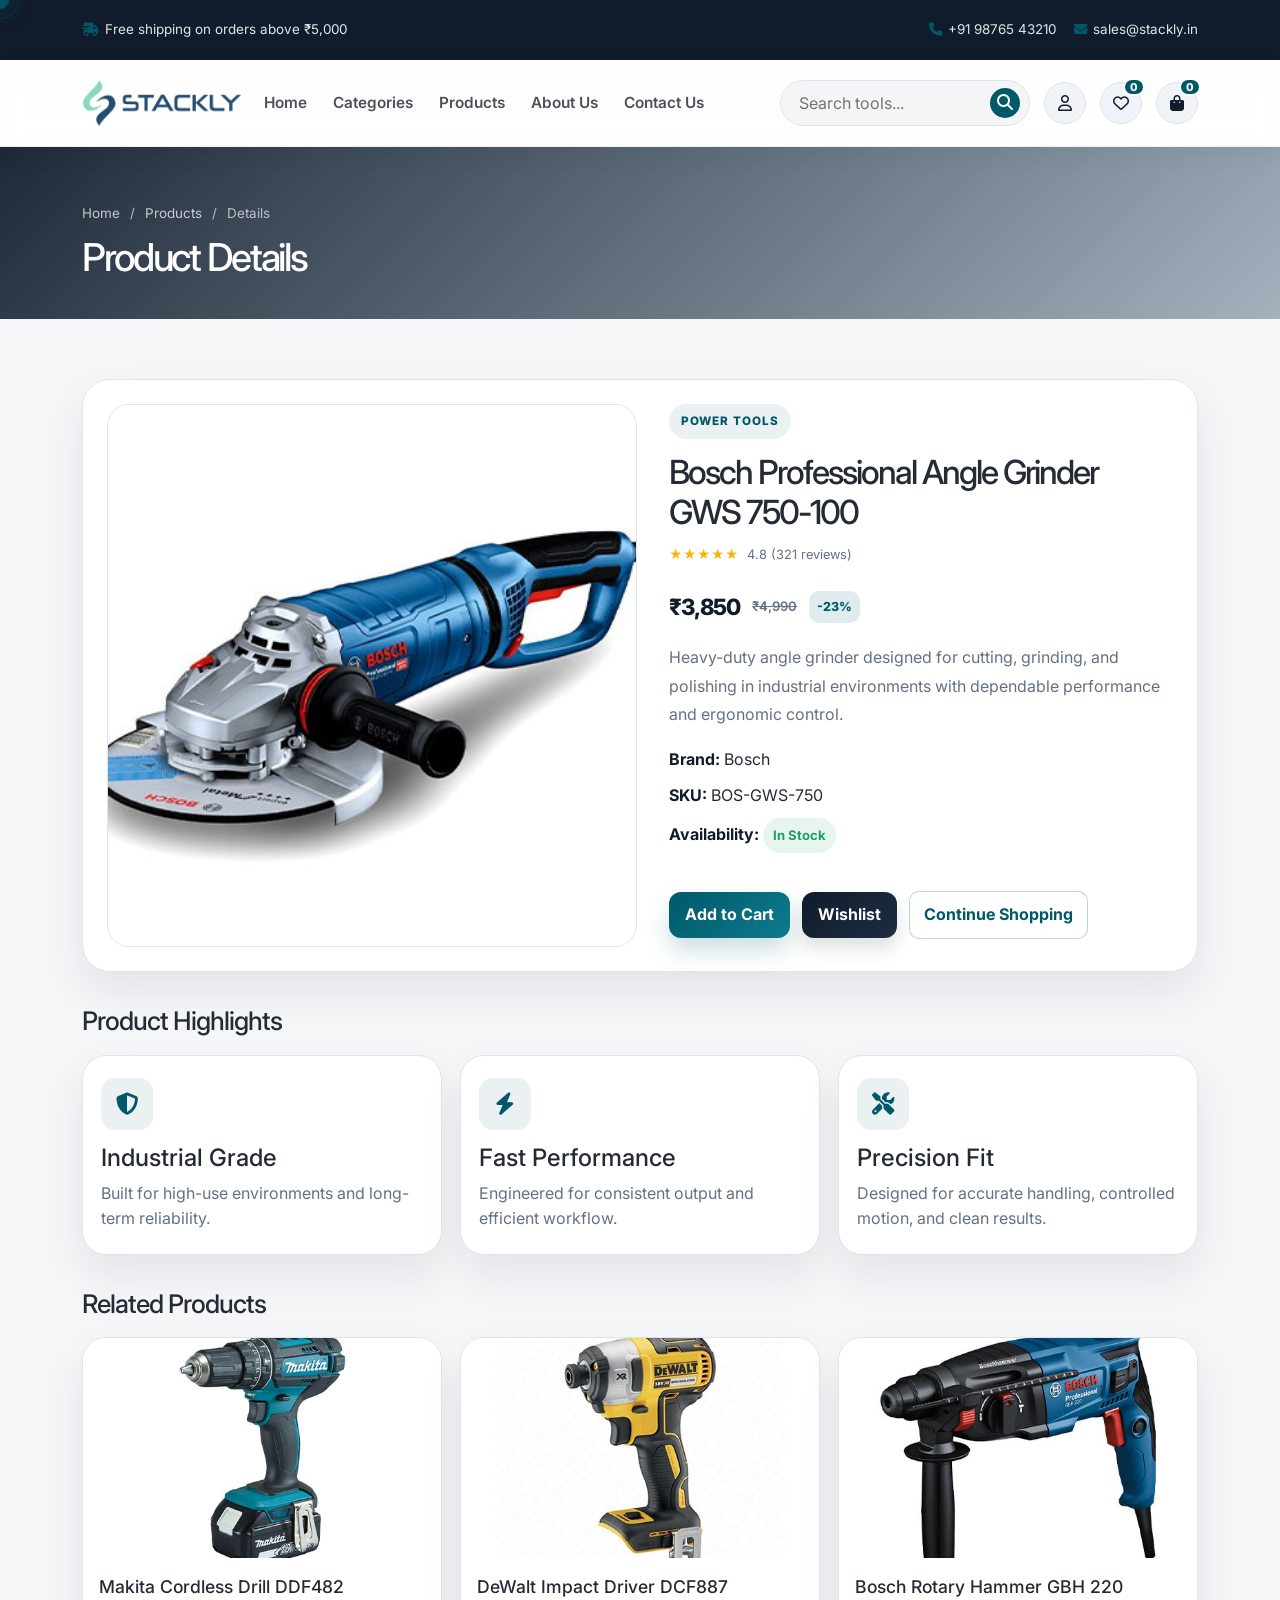
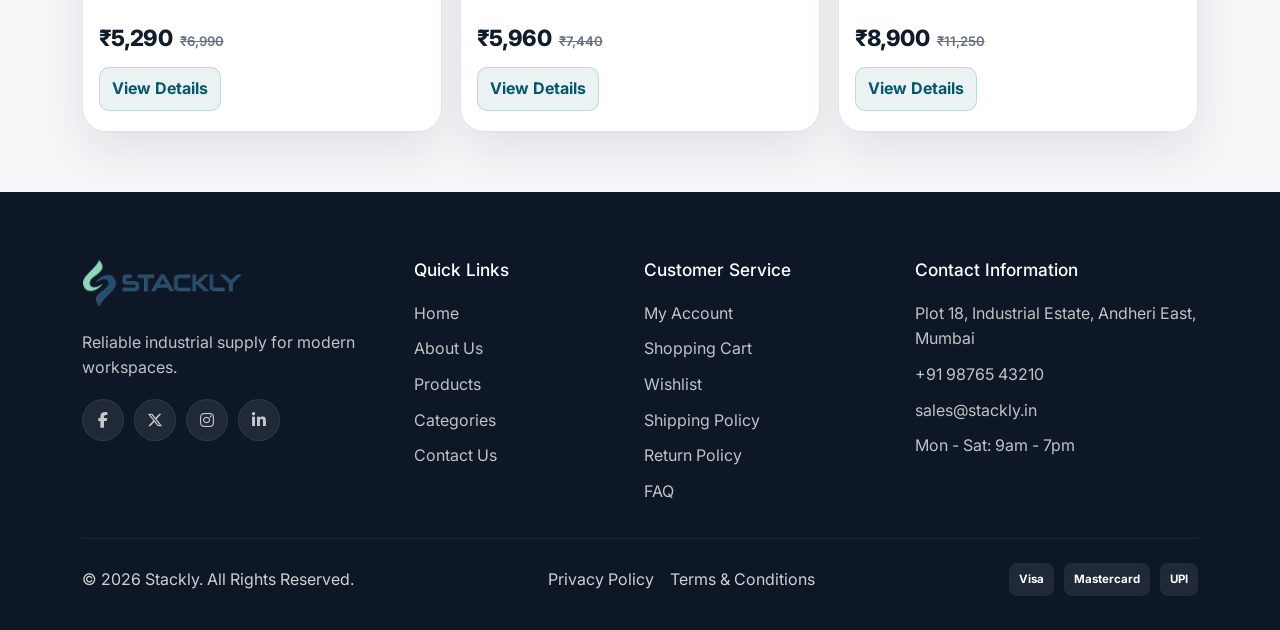
<file: product-details.html>
<!DOCTYPE html>
<html lang="en">
  <head>
    <meta charset="UTF-8" />
    <meta name="viewport" content="width=device-width, initial-scale=1.0" />
    <title>Product Details | Stackly</title>
    <link rel="preconnect" href="https://fonts.googleapis.com" />
    <link rel="preconnect" href="https://fonts.gstatic.com" crossorigin />
    <link href="https://fonts.googleapis.com/css2?family=Inter:wght@400;500;600;700;800;900&display=swap" rel="stylesheet" />
    <link href="https://cdn.jsdelivr.net/npm/bootstrap@5.3.3/dist/css/bootstrap.min.css" rel="stylesheet" />
    <link rel="stylesheet" href="https://cdnjs.cloudflare.com/ajax/libs/font-awesome/6.5.2/css/all.min.css" />
    <link rel="stylesheet" href="assets/css/style.css" />
    <link rel="stylesheet" href="assets/css/products.css" />
    <link rel="stylesheet" href="assets/css/responsive.css" />
  </head>
  <body>
    <div class="topbar">
      <div class="container topbar-inner">
        <div class="links"><span><i class="fa-solid fa-truck-fast"></i>Free shipping on orders above ₹5,000</span></div>
        <div class="links"><span><i class="fa-solid fa-phone"></i>+91 98765 43210</span><span><i class="fa-solid fa-envelope"></i>sales@stackly.in</span></div>
      </div>
    </div>

    <header class="site-header">
      <div class="container nav-container">
        <a href="index.html" class="logo" aria-label="Stackly">
          <img src="assets/images/logo/logo-stackly.png" alt="Stackly" class="logo-img" />
        </a>
        <button class="mobile-menu-btn" type="button"><i class="fa-solid fa-bars"></i></button>
        <ul class="main-nav">
          <li><a href="index.html">Home</a></li>
          <li><a href="categories.html">Categories</a></li>
          <li><a href="products.html">Products</a></li>
          <li><a href="about.html">About Us</a></li>
          <li><a href="contact.html">Contact Us</a></li>
        </ul>
        <div class="nav-tools">
          <form class="search-box" action="products.html" method="get"><input type="search" name="search" placeholder="Search tools..." /><button type="submit"><i class="fa-solid fa-magnifying-glass"></i></button></form>
          <a href="login.html" class="nav-icon"><i class="fa-regular fa-user"></i></a>
          <a href="wishlist.html" class="nav-icon"><i class="fa-regular fa-heart"></i><span class="badge" data-wishlist-count>0</span></a>
          <a href="cart.html" class="nav-icon"><i class="fa-solid fa-bag-shopping"></i><span class="badge" data-cart-count>0</span></a>
        </div>
      </div>
    </header>

    <main>
      <section class="page-hero">
        <div class="container page-hero-inner">
          <div>
            <ul class="breadcrumb">
              <li><a href="index.html">Home</a></li>
              <li>/</li>
              <li><a href="products.html">Products</a></li>
              <li>/</li>
              <li>Details</li>
            </ul>
            <h1>Product Details</h1>
          </div>
        </div>
      </section>

      <section class="section-sm">
        <div class="container">
          <div id="productDetail"></div>
        </div>
      </section>
    </main>

    <footer class="site-footer">
      <div class="container">
        <div class="footer-grid">
          <div class="footer-col"><a href="index.html" class="logo" aria-label="Stackly"><img src="assets/images/logo/logo-stackly.png" alt="Stackly" class="logo-img" /></a><p class="mt-3">Reliable industrial supply for modern workspaces.</p><div class="socials"><a href="#"><i class="fa-brands fa-facebook-f"></i></a><a href="#"><i class="fa-brands fa-x-twitter"></i></a><a href="#"><i class="fa-brands fa-instagram"></i></a><a href="#"><i class="fa-brands fa-linkedin-in"></i></a></div></div>
          <div class="footer-col"><h4>Quick Links</h4><ul><li><a href="index.html">Home</a></li><li><a href="about.html">About Us</a></li><li><a href="products.html">Products</a></li><li><a href="categories.html">Categories</a></li><li><a href="contact.html">Contact Us</a></li></ul></div>
          <div class="footer-col"><h4>Customer Service</h4><ul><li><a href="login.html">My Account</a></li><li><a href="cart.html">Shopping Cart</a></li><li><a href="wishlist.html">Wishlist</a></li><li><a href="#">Shipping Policy</a></li><li><a href="#">Return Policy</a></li><li><a href="#">FAQ</a></li></ul></div>
          <div class="footer-col"><h4>Contact Information</h4><ul><li>Plot 18, Industrial Estate, Andheri East, Mumbai</li><li>+91 98765 43210</li><li>sales@stackly.in</li><li>Mon - Sat: 9am - 7pm</li></ul></div>
        </div>
        <div class="footer-bottom"><div>© 2026 Stackly. All Rights Reserved.</div><div class="links"><a href="#">Privacy Policy</a><a href="#">Terms & Conditions</a></div><div class="payments"><span class="payment-chip">Visa</span><span class="payment-chip">Mastercard</span><span class="payment-chip">UPI</span></div></div>
      </div>
    </footer>

    <button class="back-to-top" type="button"><i class="fa-solid fa-arrow-up"></i></button>
    <div class="toast-container"></div>

    <script src="https://cdn.jsdelivr.net/npm/bootstrap@5.3.3/dist/js/bootstrap.bundle.min.js"></script>
    <script src="assets/js/main.js"></script>
    <script src="assets/js/products.js"></script>
  </body>
</html>
</file>
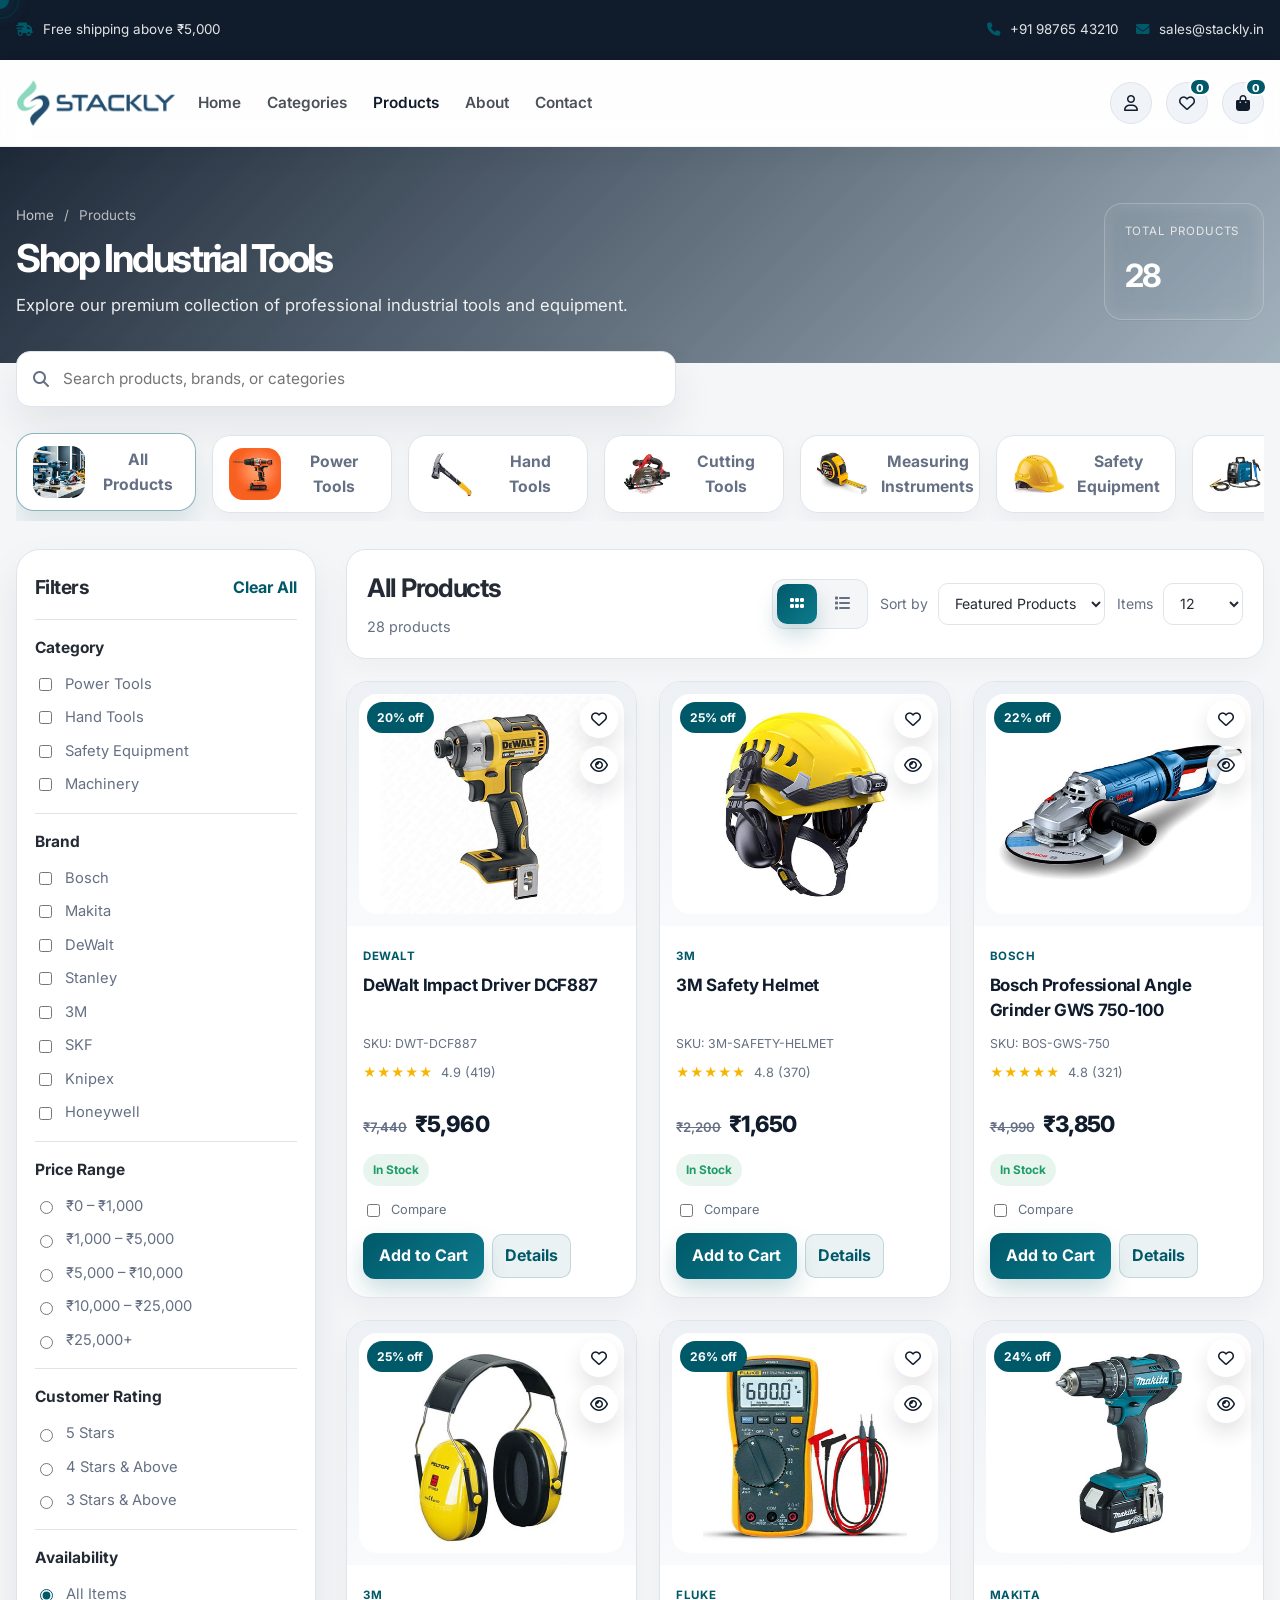
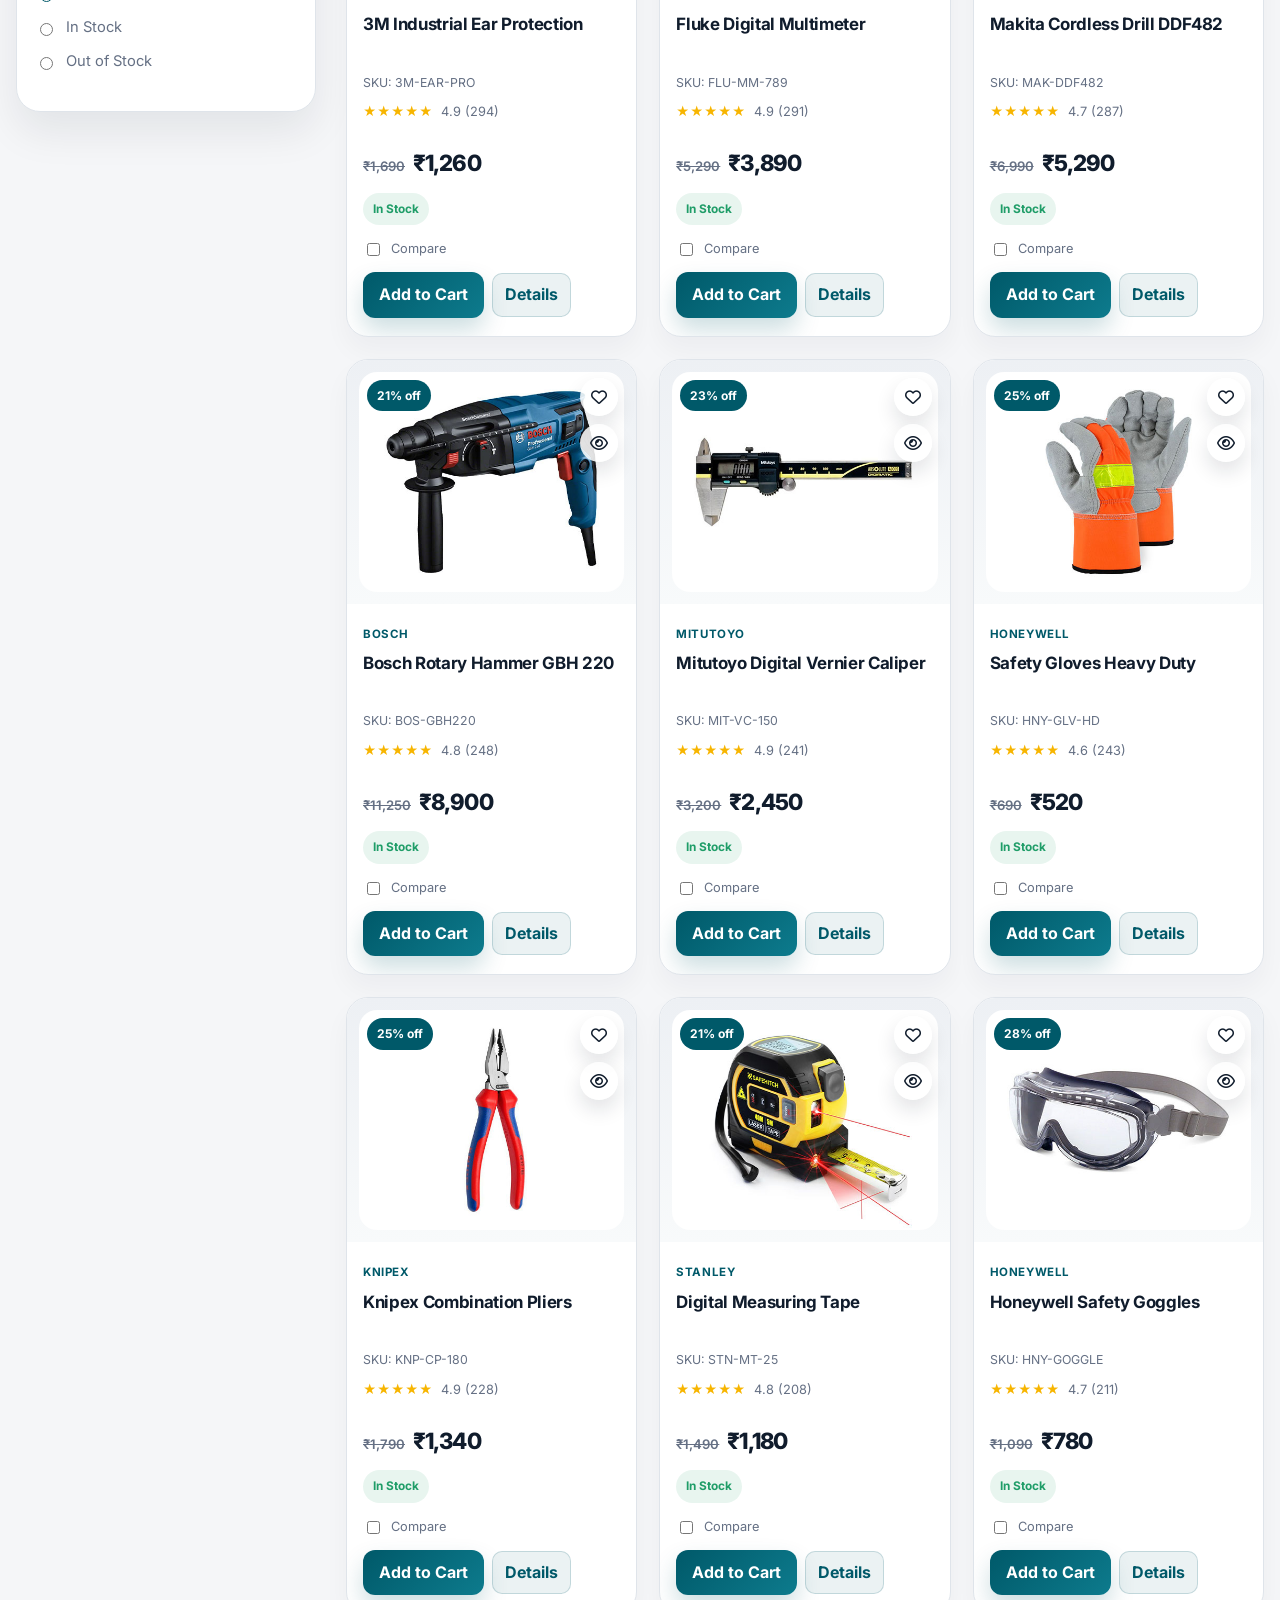
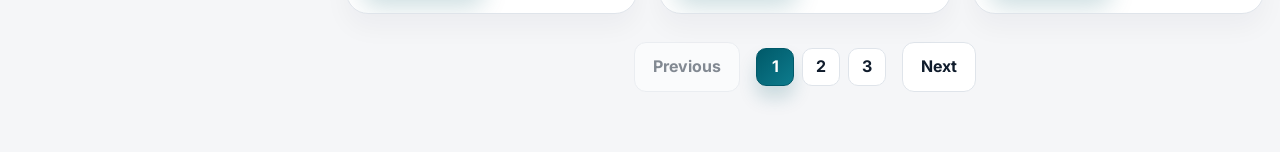
<file: products.html>
<!DOCTYPE html>
<html lang="en">
  <head>
    <meta charset="UTF-8" />
    <meta name="viewport" content="width=device-width, initial-scale=1.0" />
    <meta name="description" content="Shop industrial tools, safety equipment, power tools, and workshop essentials from Stackly." />
    <title>Shop Industrial Tools | Stackly</title>
    <link rel="preconnect" href="https://fonts.googleapis.com" />
    <link rel="preconnect" href="https://fonts.gstatic.com" crossorigin />
    <link href="https://fonts.googleapis.com/css2?family=Inter:wght@400;500;600;700;800;900&display=swap" rel="stylesheet" />
    <link rel="stylesheet" href="https://cdnjs.cloudflare.com/ajax/libs/font-awesome/6.5.2/css/all.min.css" />
    <link rel="stylesheet" href="assets/css/style.css" />
    <link rel="stylesheet" href="assets/css/products.css" />
    <link rel="stylesheet" href="assets/css/responsive.css" />
  </head>
  <body>
    <div class="topbar">
      <div class="container topbar-inner">
        <div class="topbar-links">
          <span><i class="fa-solid fa-truck-fast"></i> Free shipping above ₹5,000</span>
        </div>
        <div class="topbar-links">
          <span><i class="fa-solid fa-phone"></i> +91 98765 43210</span>
          <span><i class="fa-solid fa-envelope"></i> sales@stackly.in</span>
        </div>
      </div>
    </div>

    <header class="site-header">
      <div class="container nav-container">
        <a href="index.html" class="logo" aria-label="Stackly">
          <img src="assets/images/logo/logo-stackly.png" alt="Stackly" class="logo-img" />
        </a>

        <button class="mobile-menu-btn" type="button" aria-label="Open menu">
          <i class="fa-solid fa-bars"></i>
        </button>

        <nav class="main-nav" aria-label="Main navigation">
          <a href="index.html">Home</a>
          <a href="categories.html">Categories</a>
          <a class="active" href="products.html">Products</a>
          <a href="about.html">About</a>
          <a href="contact.html">Contact</a>
        </nav>

        <div class="nav-tools">
          <a href="login.html" class="nav-icon" aria-label="Account"><i class="fa-regular fa-user"></i></a>
          <a href="wishlist.html" class="nav-icon" aria-label="Wishlist">
            <i class="fa-regular fa-heart"></i>
            <span class="badge" data-wishlist-count>0</span>
          </a>
          <a href="cart.html" class="nav-icon" aria-label="Cart">
            <i class="fa-solid fa-bag-shopping"></i>
            <span class="badge" data-cart-count>0</span>
          </a>
        </div>
      </div>
    </header>

    <main class="page-main">
      <section class="page-hero">
        <div class="container hero-inner">
          <div>
            <div class="breadcrumb">
              <a href="index.html">Home</a>
              <span>/</span>
              <span>Products</span>
            </div>
            <h1>Shop Industrial Tools</h1>
            <p>Explore our premium collection of professional industrial tools and equipment.</p>
          </div>
          <div class="hero-meta">
            <div class="meta-card">
              <span class="meta-label">Total Products</span>
              <strong id="totalProducts">0</strong>
            </div>
          </div>
        </div>
      </section>

      <section class="toolbar-wrap">
        <div class="container">
          <div class="toolbar-row">
            <label class="search-field" aria-label="Search products">
              <i class="fa-solid fa-magnifying-glass"></i>
              <input id="searchInput" type="search" placeholder="Search products, brands, or categories" />
            </label>
          </div>
        </div>
      </section>

      <section class="category-section">
        <div class="container">
          <div class="category-strip" id="categoryNav" aria-label="Category navigation"></div>
        </div>
      </section>

      <section class="catalog-section">
        <div class="container catalog-layout">
          <aside class="filters-panel">
            <div class="filter-header-row">
              <h3>Filters</h3>
              <button type="button" class="clear-btn" id="clearFiltersBtn">Clear All</button>
            </div>

            <div class="filter-block">
              <h4>Category</h4>
              <label class="check-item"><input type="checkbox" data-sidebar-category value="Power Tools" /> Power Tools</label>
              <label class="check-item"><input type="checkbox" data-sidebar-category value="Hand Tools" /> Hand Tools</label>
              <label class="check-item"><input type="checkbox" data-sidebar-category value="Safety Equipment" /> Safety Equipment</label>
              <label class="check-item"><input type="checkbox" data-sidebar-category value="Industrial Machinery" /> Machinery</label>
            </div>

            <div class="filter-block">
              <h4>Brand</h4>
              <label class="check-item"><input type="checkbox" data-brand value="Bosch" /> Bosch</label>
              <label class="check-item"><input type="checkbox" data-brand value="Makita" /> Makita</label>
              <label class="check-item"><input type="checkbox" data-brand value="DeWalt" /> DeWalt</label>
              <label class="check-item"><input type="checkbox" data-brand value="Stanley" /> Stanley</label>
              <label class="check-item"><input type="checkbox" data-brand value="3M" /> 3M</label>
              <label class="check-item"><input type="checkbox" data-brand value="SKF" /> SKF</label>
              <label class="check-item"><input type="checkbox" data-brand value="Knipex" /> Knipex</label>
              <label class="check-item"><input type="checkbox" data-brand value="Honeywell" /> Honeywell</label>
            </div>

            <div class="filter-block">
              <h4>Price Range</h4>
              <label class="radio-item"><input type="radio" name="priceRange" value="0-1000" /> ₹0 – ₹1,000</label>
              <label class="radio-item"><input type="radio" name="priceRange" value="1000-5000" /> ₹1,000 – ₹5,000</label>
              <label class="radio-item"><input type="radio" name="priceRange" value="5000-10000" /> ₹5,000 – ₹10,000</label>
              <label class="radio-item"><input type="radio" name="priceRange" value="10000-25000" /> ₹10,000 – ₹25,000</label>
              <label class="radio-item"><input type="radio" name="priceRange" value="25000+" /> ₹25,000+</label>
            </div>

            <div class="filter-block">
              <h4>Customer Rating</h4>
              <label class="radio-item"><input type="radio" name="ratingFilter" value="5" /> 5 Stars</label>
              <label class="radio-item"><input type="radio" name="ratingFilter" value="4" /> 4 Stars &amp; Above</label>
              <label class="radio-item"><input type="radio" name="ratingFilter" value="3" /> 3 Stars &amp; Above</label>
            </div>

            <div class="filter-block">
              <h4>Availability</h4>
              <label class="radio-item"><input type="radio" name="availabilityFilter" value="all" checked /> All Items</label>
              <label class="radio-item"><input type="radio" name="availabilityFilter" value="in-stock" /> In Stock</label>
              <label class="radio-item"><input type="radio" name="availabilityFilter" value="out-of-stock" /> Out of Stock</label>
            </div>
          </aside>

          <div class="catalog-panel">
            <div class="catalog-toolbar">
              <div>
                <h2>All Products</h2>
                <span id="resultsStatus">0 products</span>
              </div>

              <div class="toolbar-actions">
                <div class="view-switch" aria-label="Product view toggles">
                  <button type="button" class="view-btn active" data-view="grid" aria-label="Grid view"><i class="fa-solid fa-grip"></i></button>
                  <button type="button" class="view-btn" data-view="list" aria-label="List view"><i class="fa-solid fa-list"></i></button>
                </div>

                <label class="select-wrap">
                  <span>Sort by</span>
                  <select id="sortSelect">
                    <option value="featured">Featured Products</option>
                    <option value="popularity">Popularity</option>
                    <option value="latest">Latest Arrivals</option>
                    <option value="price-low">Price: Low to High</option>
                    <option value="price-high">Price: High to Low</option>
                    <option value="rating">Customer Rating</option>
                    <option value="discount">Biggest Discount</option>
                  </select>
                </label>

                <label class="select-wrap small">
                  <span>Items</span>
                  <select id="perPageSelect">
                    <option value="8">8</option>
                    <option value="12" selected>12</option>
                    <option value="16">16</option>
                    <option value="20">20</option>
                    <option value="24">24</option>
                  </select>
                </label>
              </div>
            </div>

            <div class="catalog-grid" id="productGrid"></div>

            <div class="pagination" aria-label="Pagination">
              <button type="button" class="page-btn" id="prevPageBtn">Previous</button>
              <div class="page-numbers" id="pageNumbers"></div>
              <button type="button" class="page-btn" id="nextPageBtn">Next</button>
            </div>
          </div>
        </div>
      </section>
    </main>

    <div class="toast-container" id="toastContainer" aria-live="polite" aria-atomic="true"></div>

    <div class="modal-backdrop" id="quickViewModal" aria-hidden="true">
      <div class="modal-dialog" role="dialog" aria-modal="true" aria-labelledby="quickViewTitle">
        <button type="button" class="modal-close" id="closeModalBtn" aria-label="Close modal"><i class="fa-solid fa-xmark"></i></button>
        <div class="modal-content" id="quickViewContent"></div>
      </div>
    </div>

    <script src="assets/js/main.js"></script>
    <script src="assets/js/products.js"></script>
  </body>
</html>
</file>
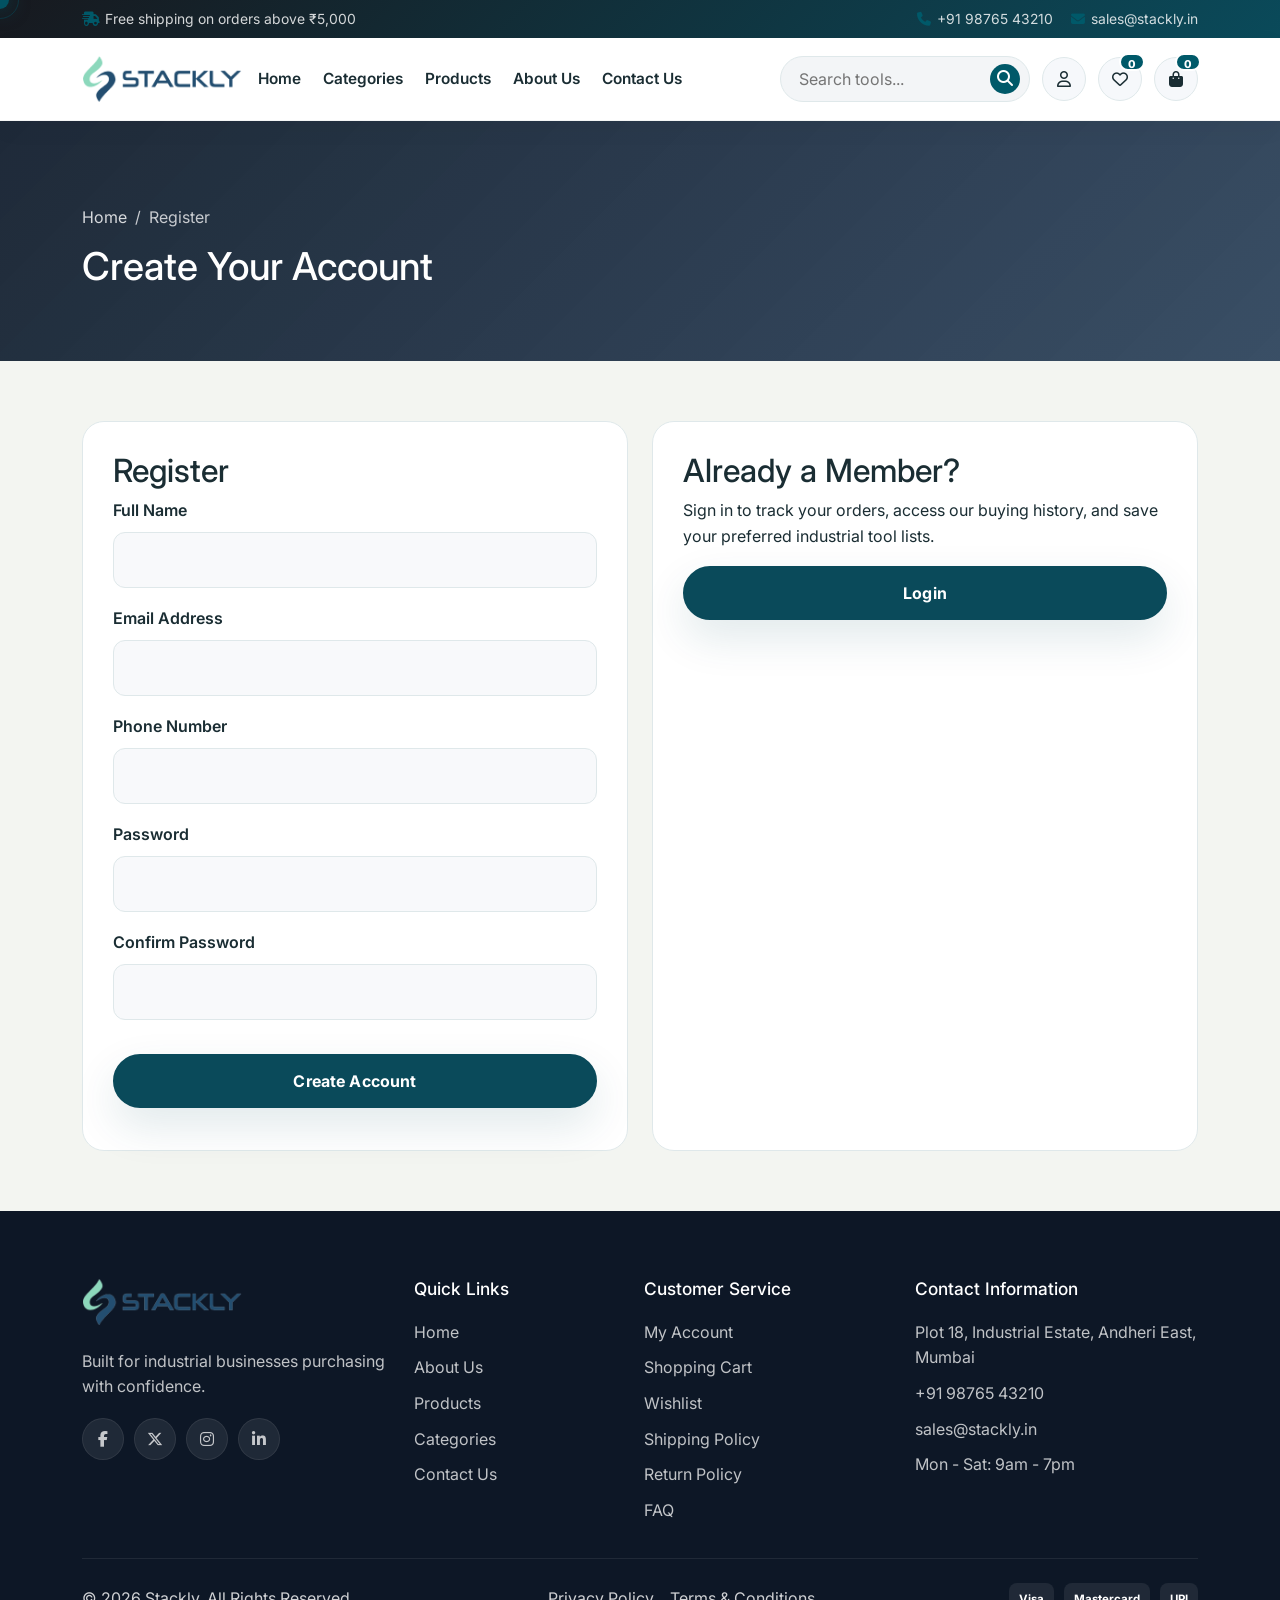
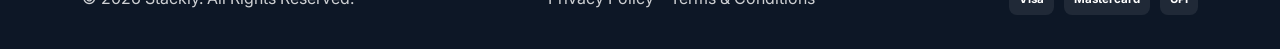
<file: register.html>
<!DOCTYPE html>
<html lang="en">
  <head>
    <meta charset="UTF-8" />
    <meta name="viewport" content="width=device-width, initial-scale=1.0" />
    <title>Register | Stackly</title>
    <link rel="preconnect" href="https://fonts.googleapis.com" />
    <link rel="preconnect" href="https://fonts.gstatic.com" crossorigin />
    <link href="https://fonts.googleapis.com/css2?family=Inter:wght@400;500;600;700;800;900&display=swap" rel="stylesheet" />
    <link href="https://cdn.jsdelivr.net/npm/bootstrap@5.3.3/dist/css/bootstrap.min.css" rel="stylesheet" />
    <link rel="stylesheet" href="https://cdnjs.cloudflare.com/ajax/libs/font-awesome/6.5.2/css/all.min.css" />
    <link rel="stylesheet" href="assets/css/style.css" />
    <link rel="stylesheet" href="assets/css/responsive.css" />
  </head>
  <body>
    <div class="topbar">
      <div class="container topbar-inner">
        <div class="links"><span><i class="fa-solid fa-truck-fast"></i>Free shipping on orders above ₹5,000</span></div>
        <div class="links"><span><i class="fa-solid fa-phone"></i>+91 98765 43210</span><span><i class="fa-solid fa-envelope"></i>sales@stackly.in</span></div>
      </div>
    </div>

    <header class="site-header">
      <div class="container nav-container">
        <a href="index.html" class="logo" aria-label="Stackly">
          <img src="assets/images/logo/logo-stackly.png" alt="Stackly" class="logo-img" />
        </a>
        <button class="mobile-menu-btn" type="button"><i class="fa-solid fa-bars"></i></button>
        <ul class="main-nav">
          <li><a href="index.html">Home</a></li>
          <li><a href="categories.html">Categories</a></li>
          <li><a href="products.html">Products</a></li>
          <li><a href="about.html">About Us</a></li>
          <li><a href="contact.html">Contact Us</a></li>
        </ul>
        <div class="nav-tools">
          <form class="search-box" action="products.html" method="get"><input type="search" name="search" placeholder="Search tools..." /><button type="submit"><i class="fa-solid fa-magnifying-glass"></i></button></form>
          <a href="login.html" class="nav-icon"><i class="fa-regular fa-user"></i></a>
          <a href="wishlist.html" class="nav-icon"><i class="fa-regular fa-heart"></i><span class="badge" data-wishlist-count>0</span></a>
          <a href="cart.html" class="nav-icon"><i class="fa-solid fa-bag-shopping"></i><span class="badge" data-cart-count>0</span></a>
        </div>
      </div>
    </header>

    <main>
      <section class="page-hero">
        <div class="container page-hero-inner">
          <div>
            <ul class="breadcrumb"><li><a href="index.html">Home</a></li><li>/</li><li>Register</li></ul>
            <h1>Create Your Account</h1>
          </div>
        </div>
      </section>

      <section class="section-sm">
        <div class="container auth-grid">
          <div class="auth-card">
            <h2>Register</h2>
            <form class="auth-form" data-form-type="register" novalidate>
              <div class="field"><label>Full Name</label><input type="text" name="name" required /></div>
              <div class="field"><label>Email Address</label><input type="email" name="email" required /></div>
              <div class="field"><label>Phone Number</label><input type="tel" name="phone" required /></div>
              <div class="field"><label>Password</label><input type="password" name="password" required /></div>
              <div class="field"><label>Confirm Password</label><input type="password" name="confirmPassword" required /></div>
              <button class="btn btn-primary w-100 mt-3" type="submit">Create Account</button>
              <div class="form-message"></div>
            </form>
          </div>
          <div class="auth-card">
            <h2>Already a Member?</h2>
            <p>Sign in to track your orders, access our buying history, and save your preferred industrial tool lists.</p>
            <a href="login.html" class="btn btn-dark w-100">Login</a>
          </div>
        </div>
      </section>
    </main>

    <footer class="site-footer">
      <div class="container">
        <div class="footer-grid">
          <div class="footer-col"><a href="index.html" class="logo" aria-label="Stackly"><img src="assets/images/logo/logo-stackly.png" alt="Stackly" class="logo-img" /></a><p class="mt-3">Built for industrial businesses purchasing with confidence.</p><div class="socials"><a href="#"><i class="fa-brands fa-facebook-f"></i></a><a href="#"><i class="fa-brands fa-x-twitter"></i></a><a href="#"><i class="fa-brands fa-instagram"></i></a><a href="#"><i class="fa-brands fa-linkedin-in"></i></a></div></div>
          <div class="footer-col"><h4>Quick Links</h4><ul><li><a href="index.html">Home</a></li><li><a href="about.html">About Us</a></li><li><a href="products.html">Products</a></li><li><a href="categories.html">Categories</a></li><li><a href="contact.html">Contact Us</a></li></ul></div>
          <div class="footer-col"><h4>Customer Service</h4><ul><li><a href="login.html">My Account</a></li><li><a href="cart.html">Shopping Cart</a></li><li><a href="wishlist.html">Wishlist</a></li><li><a href="#">Shipping Policy</a></li><li><a href="#">Return Policy</a></li><li><a href="#">FAQ</a></li></ul></div>
          <div class="footer-col"><h4>Contact Information</h4><ul><li>Plot 18, Industrial Estate, Andheri East, Mumbai</li><li>+91 98765 43210</li><li>sales@stackly.in</li><li>Mon - Sat: 9am - 7pm</li></ul></div>
        </div>
        <div class="footer-bottom"><div>© 2026 Stackly. All Rights Reserved.</div><div class="links"><a href="#">Privacy Policy</a><a href="#">Terms & Conditions</a></div><div class="payments"><span class="payment-chip">Visa</span><span class="payment-chip">Mastercard</span><span class="payment-chip">UPI</span></div></div>
      </div>
    </footer>

    <button class="back-to-top" type="button"><i class="fa-solid fa-arrow-up"></i></button>
    <div class="toast-container"></div>

    <script src="https://cdn.jsdelivr.net/npm/bootstrap@5.3.3/dist/js/bootstrap.bundle.min.js"></script>
    <script src="assets/js/main.js"></script>
  </body>
</html>
</file>
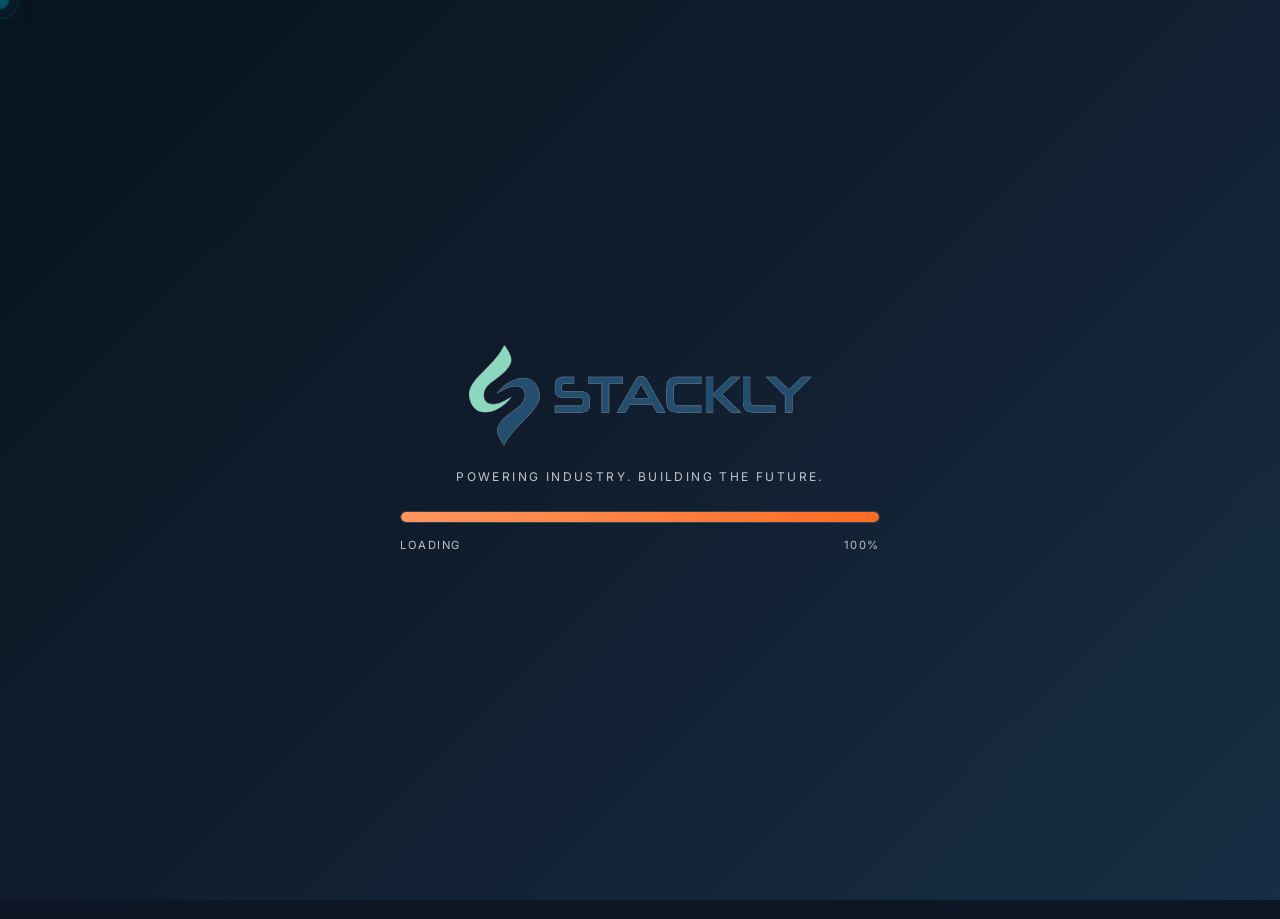
<file: wishlist.html>
<!DOCTYPE html>
<html lang="en">
  <head>
    <meta charset="UTF-8" />
    <meta name="viewport" content="width=device-width, initial-scale=1.0" />
    <title>Wishlist | Stackly</title>
    <link rel="preconnect" href="https://fonts.googleapis.com" />
    <link rel="preconnect" href="https://fonts.gstatic.com" crossorigin />
    <link href="https://fonts.googleapis.com/css2?family=Inter:wght@400;500;600;700;800;900&display=swap" rel="stylesheet" />
    <link href="https://cdn.jsdelivr.net/npm/bootstrap@5.3.3/dist/css/bootstrap.min.css" rel="stylesheet" />
    <link rel="stylesheet" href="https://cdnjs.cloudflare.com/ajax/libs/font-awesome/6.5.2/css/all.min.css" />
    <link rel="stylesheet" href="assets/css/style.css" />
    <link rel="stylesheet" href="assets/css/responsive.css" />
  </head>
  <body>
    <div class="topbar">
      <div class="container topbar-inner">
        <div class="links"><span><i class="fa-solid fa-truck-fast"></i>Free shipping on orders above ₹5,000</span></div>
        <div class="links"><span><i class="fa-solid fa-phone"></i>+91 98765 43210</span><span><i class="fa-solid fa-envelope"></i>sales@stackly.in</span></div>
      </div>
    </div>

    <header class="site-header">
      <div class="container nav-container">
        <a href="index.html" class="logo" aria-label="Stackly">
          <img src="assets/images/logo/logo-stackly.png" alt="Stackly" class="logo-img" />
        </a>
        <button class="mobile-menu-btn" type="button"><i class="fa-solid fa-bars"></i></button>
        <ul class="main-nav">
          <li><a href="index.html">Home</a></li>
          <li><a href="categories.html">Categories</a></li>
          <li><a href="products.html">Products</a></li>
          <li><a href="about.html">About Us</a></li>
          <li><a href="contact.html">Contact Us</a></li>
        </ul>
        <div class="nav-tools">
          <form class="search-box" action="products.html" method="get"><input type="search" name="search" placeholder="Search tools..." /><button type="submit"><i class="fa-solid fa-magnifying-glass"></i></button></form>
          <a href="login.html" class="nav-icon"><i class="fa-regular fa-user"></i></a>
          <a href="wishlist.html" class="nav-icon"><i class="fa-regular fa-heart"></i><span class="badge" data-wishlist-count>0</span></a>
          <a href="cart.html" class="nav-icon"><i class="fa-solid fa-bag-shopping"></i><span class="badge" data-cart-count>0</span></a>
        </div>
      </div>
    </header>

    <main>
      <section class="page-hero">
        <div class="container page-hero-inner">
          <div>
            <ul class="breadcrumb"><li><a href="index.html">Home</a></li><li>/</li><li>Wishlist</li></ul>
            <h1>My Wishlist</h1>
          </div>
        </div>
      </section>

      <section class="section-sm">
        <div class="container">
          <div class="wishlist-grid" id="wishlistGrid"></div>
        </div>
      </section>
    </main>

    <footer class="site-footer">
      <div class="container">
        <div class="footer-grid">
          <div class="footer-col"><a href="index.html" class="logo" aria-label="Stackly"><img src="assets/images/logo/logo-stackly.png" alt="Stackly" class="logo-img" /></a><p class="mt-3">Save your favorite industrial essentials for later.</p><div class="socials"><a href="#"><i class="fa-brands fa-facebook-f"></i></a><a href="#"><i class="fa-brands fa-x-twitter"></i></a><a href="#"><i class="fa-brands fa-instagram"></i></a><a href="#"><i class="fa-brands fa-linkedin-in"></i></a></div></div>
          <div class="footer-col"><h4>Quick Links</h4><ul><li><a href="index.html">Home</a></li><li><a href="about.html">About Us</a></li><li><a href="products.html">Products</a></li><li><a href="categories.html">Categories</a></li><li><a href="contact.html">Contact Us</a></li></ul></div>
          <div class="footer-col"><h4>Customer Service</h4><ul><li><a href="login.html">My Account</a></li><li><a href="cart.html">Shopping Cart</a></li><li><a href="wishlist.html">Wishlist</a></li><li><a href="#">Shipping Policy</a></li><li><a href="#">Return Policy</a></li><li><a href="#">FAQ</a></li></ul></div>
          <div class="footer-col"><h4>Contact Information</h4><ul><li>Plot 18, Industrial Estate, Andheri East, Mumbai</li><li>+91 98765 43210</li><li>sales@stackly.in</li><li>Mon - Sat: 9am - 7pm</li></ul></div>
        </div>
        <div class="footer-bottom"><div>© 2026 Stackly. All Rights Reserved.</div><div class="links"><a href="#">Privacy Policy</a><a href="#">Terms & Conditions</a></div><div class="payments"><span class="payment-chip">Visa</span><span class="payment-chip">Mastercard</span><span class="payment-chip">UPI</span></div></div>
      </div>
    </footer>

    <button class="back-to-top" type="button"><i class="fa-solid fa-arrow-up"></i></button>
    <div class="toast-container"></div>

    <script src="https://cdn.jsdelivr.net/npm/bootstrap@5.3.3/dist/js/bootstrap.bundle.min.js"></script>
    <script src="assets/js/main.js"></script>
    <script src="assets/js/products.js"></script>
    <script src="assets/js/wishlist.js"></script>
  </body>
</html>
</file>
<file: assets/css/style.css>
:root {
  --primary: #0a4a5a;
  --primary-soft: #0d6478;
  --secondary: #005969;
  --secondary-soft: #2c7c87;
  --background: #f3f5f1;
  --panel: #ffffff;
  --text: #1a2d33;
  --muted: #62737d;
  --line: #dfe8ea;
  --success: #1ea67c;
  --warning: #f3b75d;
  --shadow: 0 18px 44px rgba(10, 74, 90, 0.12);
  --radius: 22px;
  --radius-sm: 12px;
}

* {
  box-sizing: border-box;
}

html {
  scroll-behavior: smooth;
  scroll-padding-top: 110px;
}

body {
  margin: 0;
  font-family: "Inter", sans-serif;
  background: var(--background);
  color: var(--text);
  line-height: 1.6;
}

html, body {
  scroll-behavior: smooth;
}

html.wheel-smooth-scrolling,
html.wheel-smooth-scrolling body {
  scroll-behavior: auto !important;
}

body.has-custom-cursor {
  cursor: none;
}

body.has-custom-cursor * {
  cursor: none;
}

.industrial-cursor {
  position: fixed;
  left: 0;
  top: 0;
  width: 18px;
  height: 18px;
  border-radius: 50%;
  background: rgba(0, 89, 105, 0.9);
  box-shadow: 0 0 20px rgba(0, 89, 105, 0.65);
  pointer-events: none;
  z-index: 9999;
  transform: translate(-50%, -50%);
  transition: width 0.2s ease, height 0.2s ease, opacity 0.2s ease, border 0.2s ease, background 0.2s ease;
}

.industrial-cursor::before {
  content: "";
  position: absolute;
  inset: -10px;
  border: 1px solid rgba(0, 89, 105, 0.5);
  border-radius: 50%;
  opacity: 0.8;
}

.industrial-cursor.is-hovering {
  width: 44px;
  height: 44px;
  background: rgba(0, 89, 105, 0.18);
  border: 1px solid rgba(0, 89, 105, 0.8);
  box-shadow: 0 0 36px rgba(0, 89, 105, 0.35);
}

#page-loader {
  position: fixed;
  inset: 0;
  background: linear-gradient(135deg, #08151f, #101c2c 42%, #172e44 100%);
  display: grid;
  place-items: center;
  z-index: 2000;
  color: #fff;
  transition: opacity 0.45s ease, visibility 0.45s ease;
}

#page-loader.is-hidden {
  opacity: 0;
  visibility: hidden;
}

.loader-shell {
  width: min(92vw, 480px);
  text-align: center;
}

.loader-brand {
  display: inline-flex;
  align-items: center;
  gap: 16px;
  color: #fff;
  font-size: clamp(1.8rem, 3vw, 2.5rem);
  font-weight: 800;
  letter-spacing: 0.12em;
  margin-bottom: 22px;
}

.gear-mark {
  width: 84px;
  height: 84px;
  display: grid;
  place-items: center;
  border-radius: 50%;
  border: 2px solid rgba(255, 107, 36, 0.65);
  background: radial-gradient(circle, rgba(255,255,255,0.08), rgba(255,107,36,0.22));
  box-shadow: 0 0 28px rgba(255, 107, 36, 0.25);
  animation: gearPulse 1.4s ease-in-out infinite;
}

.gear-mark i {
  color: var(--secondary);
  font-size: 2.1rem;
}

@keyframes gearPulse {
  0%, 100% { transform: scale(1); }
  50% { transform: scale(1.08) rotate(15deg); }
}

.loader-tagline {
  color: rgba(255, 255, 255, 0.9);
  font-size: 0.75rem;
  letter-spacing: 0.2em;
  text-transform: uppercase;
  opacity: 0.82;
  margin-bottom: 24px;
}

.loader-progress-wrap {
  height: 12px;
  border-radius: 999px;
  overflow: hidden;
  background: rgba(255,255,255,0.08);
  border: 1px solid rgba(255,255,255,0.08);
}

.loader-progress-bar {
  width: 0%;
  height: 100%;
  border-radius: inherit;
  background: linear-gradient(90deg, #ff965d, #ff6b24);
  transition: width 0.22s ease;
}

.loader-status-row {
  margin-top: 14px;
  display: flex;
  justify-content: space-between;
  align-items: center;
  color: rgba(255, 255, 255, 0.92);
  font-size: 0.7rem;
  letter-spacing: 0.14em;
  text-transform: uppercase;
  opacity: 0.78;
}

.page-transitioning {
  overflow: hidden;
}

.page-transitioning #page-loader {
  opacity: 1;
  visibility: visible;
}

.reveal-on-scroll {
  opacity: 0;
  transform: translateY(28px) scale(0.98);
  transition: opacity 0.7s ease, transform 0.7s ease;
  will-change: opacity, transform;
}

.reveal-on-scroll.is-visible {
  opacity: 1;
  transform: translateY(0) scale(1);
}

@media (prefers-reduced-motion: reduce) {
  html {
    scroll-behavior: auto;
  }

  *, *::before, *::after {
    animation-duration: 0.01ms !important;
    animation-iteration-count: 1 !important;
    transition-duration: 0.01ms !important;
  }

  body.has-custom-cursor {
    cursor: auto;
  }

  .industrial-cursor {
    display: none;
  }
}

img {
  max-width: 100%;
  display: block;
}

a {
  text-decoration: none;
  color: inherit;
}

button,
input,
select,
textarea {
  font: inherit;
}

.container {
  width: calc(100% - 32px);
  margin: 0 auto;
}

.section {
  padding: 40px 0;
}

.section-sm {
  padding: 60px 0;
}

.section-header {
  margin-bottom: 36px;
}

.section-header .eyebrow {
  display: inline-flex;
  align-items: center;
  gap: 8px;
  font-size: 12px;
  letter-spacing: 0.16em;
  text-transform: uppercase;
  color: var(--secondary);
  background: rgba(255, 107, 36, 0.08);
  border: 1px solid rgba(255, 107, 36, 0.12);
  padding: 8px 12px;
  border-radius: 999px;
  margin-bottom: 16px;
  font-weight: 700;
}

.section-header h2 {
  font-size: clamp(2rem, 3vw, 3rem);
  line-height: 1.12;
  font-weight: 800;
  letter-spacing: -0.04em;
  margin: 0;
}

.section-header p {
  color: var(--muted);
  max-width: 620px;
  margin: 12px 0 0;
}

.btn {
  position: relative;
  overflow: hidden;
  border-radius: 3rem;
  font-weight: 700;
  padding: 0.82rem 1.6rem;
  transition: transform 0.25s ease, box-shadow 0.25s ease, background 0.25s ease, border-color 0.25s ease, color 0.25s ease;
  border: 2px solid var(--primary);
  letter-spacing: 0.01em;
  display: inline-flex;
  align-items: center;
  justify-content: center;
  gap: 8px;
  text-decoration: none;
  cursor: pointer;
  background: var(--primary);
  color: #fff;
  isolation: isolate;
  box-shadow: var(--shadow);
}

.btn::before {
  content: "";
  position: absolute;
  inset: 0;
  background: var(--primary-soft);
  transform: translate3d(0, 100%, 0);
  transition: transform 0.3s cubic-bezier(0.7, 0, 0.2, 1);
  z-index: -1;
}

.btn:hover::before {
  transform: translate3d(0, 0, 0);
}

.btn > * {
  position: relative;
  z-index: 1;
}

.btn:hover {
  transform: translateY(-2px);
  box-shadow: 0 14px 24px rgba(10, 74, 90, 0.18);
  color: #fff;
  border-color: var(--primary-soft);
}

.btn-primary {
  background: var(--primary);
  border-color: var(--primary);
  color: #fff;
  box-shadow: var(--shadow);
}

.btn-primary:hover {
  background: var(--primary-soft);
  color: #fff;
  border-color: var(--primary-soft);
}

.btn-outline {
  border-color: #fff;
  background: transparent;
  color: #fff;
  box-shadow: none;
}

.btn-outline:hover {
  background: var(--primary);
  color: #fff;
  border-color: var(--primary);
  box-shadow: 0 12px 24px rgba(10, 74, 90, 0.12);
}

.btn-dark {
  background: var(--primary);
  color: #fff;
}

.btn-dark:hover {
  background: var(--primary-soft);
  color: #fff;
}

.view-all-btn {
  display: inline-flex;
  align-items: center;
  justify-content: center;
  min-width: 146px;
  padding: 0.8rem 1.5rem;
  border-radius: 12px;
  border: 1px solid rgba(12, 45, 72, 0.22);
  color: var(--primary);
  font-weight: 700;
  background: transparent;
  transition: 0.22s ease;
}

.view-all-btn:hover {
  background: var(--primary);
  color: #fff;
  border-color: transparent;
  box-shadow: 0 12px 24px rgba(12, 45, 72, 0.12);
}

.icon-btn {
  display: inline-flex;
  align-items: center;
  justify-content: center;
  width: 42px;
  height: 42px;
  border-radius: 50%;
  background: rgba(255, 255, 255, 0.94);
  border: 1px solid var(--line);
  color: var(--primary);
  transition: transform 0.25s ease, background 0.25s ease, color 0.25s ease, border-color 0.25s ease;
  box-shadow: 0 8px 20px rgba(16, 28, 44, 0.08);
}

.icon-btn:hover {
  background: var(--secondary);
  color: #fff;
  border-color: transparent;
  transform: translateY(-2px);
}

.topbar {
  background: linear-gradient(135deg, #17191f 0%, var(--primary) 100%);
  color: rgba(255, 255, 255, 0.82);
  padding: 8px 0;
  font-size: 0.87rem;
}

.topbar-inner {
  display: flex;
  align-items: center;
  justify-content: space-between;
  gap: 16px;
}

.topbar .links {
  display: flex;
  align-items: center;
  gap: 18px;
  flex-wrap: wrap;
}

.topbar i {
  color: var(--secondary);
  margin-right: 6px;
}

.site-header {
  position: sticky;
  top: 0;
  z-index: 1030;
  background: rgba(255, 255, 255, 0.96);
  backdrop-filter: blur(14px);
  box-shadow: 0 8px 24px rgba(16, 28, 44, 0.04);
  border-bottom: 1px solid rgba(16, 28, 44, 0.04);
}

.nav-container {
  display: flex;
  align-items: center;
  justify-content: space-between;
  min-height: 82px;
  gap: 16px;
}

.logo {
  display: inline-flex;
  align-items: center;
  gap: 12px;
  font-weight: 800;
  letter-spacing: 0.08em;
}

.logo-img{
  width: 160px;
  height: auto;
  border-radius: 14px;
  display: grid;
  place-items: center;
}

.main-nav {
  display: flex;
  align-items: center;
  gap: 22px;
  margin: 0;
  padding: 0;
  list-style: none;
}

.main-nav > li {
  position: relative;
}

.main-nav a {
  color: var(--text);
  font-weight: 600;
  font-size: 0.96rem;
  padding: 10px 0;
  display: inline-flex;
  align-items: center;
  gap: 6px;
  position: relative;
}

.main-nav a::after {
  content: "";
  position: absolute;
  left: 0;
  bottom: -2px;
  width: 100%;
  height: 2px;
  background: var(--secondary);
  transform: scaleX(0);
  transform-origin: center;
  transition: 0.25s ease;
}

.main-nav a:hover::after,
.main-nav .active a::after {
  transform: scaleX(1);
}

.main-nav .active a {
  color: var(--secondary);
}

.nav-tools {
  display: flex;
  align-items: center;
  gap: 12px;
  margin-left: auto;
}

.search-box {
  position: relative;
}

.search-box input {
  width: 250px;
  height: 46px;
  padding: 0 46px 0 18px;
  border-radius: 999px;
  border: 1px solid var(--line);
  background: #f3f5f7;
  color: var(--text);
  outline: none;
}

.search-box button {
  position: absolute;
  right: 10px;
  top: 50%;
  transform: translateY(-50%);
  width: 30px;
  height: 30px;
  border: none;
  border-radius: 50%;
  background: var(--secondary);
  color: #fff;
}

.nav-icon {
  position: relative;
  width: 44px;
  height: 44px;
  display: grid;
  place-items: center;
  border-radius: 50%;
  background: #f6f8fb;
  border: 1px solid var(--line);
  transition: 0.2s ease;
}

.nav-icon:hover {
  border-color: transparent;
  background: var(--secondary);
  color: #fff;
}

.nav-icon .badge {
  position: absolute;
  top: -5px;
  right: -4px;
  min-width: 18px;
  height: 18px;
  background: var(--secondary);
  color: #fff;
  display: grid;
  place-items: center;
  border-radius: 99px;
  font-size: 0.68rem;
  font-weight: 800;
  border: 2px solid #fff;
}

.mega-menu {
  position: absolute;
  left: 50%;
  top: calc(100% + 18px);
  transform: translateX(-50%);
  width: min(820px, 68vw);
  background: #fff;
  border: 1px solid var(--line);
  border-radius: 20px;
  box-shadow: var(--shadow);
  padding: 28px;
  display: grid;
  grid-template-columns: repeat(4, minmax(120px, 1fr));
  gap: 20px;
  opacity: 0;
  visibility: hidden;
  transition: 0.25s ease;
}

.main-nav > li:hover .mega-menu,
.main-nav > li:focus-within .mega-menu {
  opacity: 1;
  visibility: visible;
}

.mega-item {
  display: block;
}

.mega-item .name {
  display: block;
  font-weight: 700;
  color: var(--primary);
  margin-bottom: 10px;
}

.mega-item ul {
  list-style: none;
  padding: 0;
  margin: 0;
  display: grid;
  gap: 8px;
}

.mega-item li a {
  font-size: 0.86rem;
  color: var(--muted);
  padding: 0;
}

.mobile-menu-btn {
  display: none;
  width: 46px;
  height: 46px;
  border-radius: 12px;
  border: 1px solid var(--line);
  background: transparent;
}

.hero-section {
  position: relative;
  min-height: 720px;
  overflow: hidden;
  background: #111827;
  color: #fff;
}

.hero-slider {
  position: relative;
  width: 100%;
  min-height: 720px;
}

.hero-slide {
  position: absolute;
  inset: 0;
  opacity: 0;
  visibility: hidden;
  transform: scale(1.03);
  transition: opacity 0.8s ease, transform 0.8s ease, visibility 0.8s ease;
  background-size: cover;
  background-position: center;
}

.hero-slide::before {
  content: "";
  position: absolute;
  inset: 0;
  background: linear-gradient(90deg, rgba(15, 23, 42, 0.85), rgba(17, 24, 39, 0.55));
}

.hero-slide.is-active {
  opacity: 1;
  visibility: visible;
  transform: scale(1);
}

.hero-slide:nth-child(1) {
  background: url("../images/banner-1.jpg") center/cover no-repeat;
}

.hero-slide:nth-child(2) {
  background: url("../images/banner-2.jpg") center/cover no-repeat;
}

.hero-slide:nth-child(3) {
  background: url("../images/banner-3.jpg") center/cover no-repeat;
}

.hero-slide-inner {
  position: relative;
  z-index: 1;
  min-height: 720px;
  display: flex;
  align-items: center;
  justify-content: space-between;
  gap: 32px;
}

.hero-content {
  max-width: 700px;
  padding: 100px 0;
}

.hero-content .eyebrow {
  display: inline-flex;
  align-items: center;
  gap: 8px;
  background: rgba(255, 107, 36, 0.12);
  border: 1px solid rgba(255, 255, 255, 0.12);
  padding: 10px 16px;
  border-radius: 999px;
  color: #f5c8ab;
  text-transform: uppercase;
  letter-spacing: 0.12em;
  font-weight: 700;
  font-size: 11px;
}

.hero-content h1 {
  font-size: clamp(2.7rem, 4vw, 5rem);
  line-height: 1.02;
  letter-spacing: -0.06em;
  margin: 20px 0 18px;
  font-weight: 900;
}

.hero-content p {
  color: rgba(255, 255, 255, 0.82);
  max-width: 560px;
  font-size: 1.08rem;
}

.hero-actions {
  display: flex;
  align-items: center;
  flex-wrap: wrap;
  gap: 18px;
  margin-top: 30px;
}

.hero-trust {
  display: flex;
  flex-wrap: wrap;
  align-items: center;
  gap: 20px;
  margin-top: 32px;
}

.trust-pill {
  display: inline-flex;
  align-items: center;
  gap: 8px;
  background: rgba(255, 255, 255, 0.08);
  border: 1px solid rgba(255, 255, 255, 0.14);
  color: #fff;
  border-radius: 999px;
  padding: 9px 16px;
  font-size: 0.86rem;
}

.hero-visual {
  position: relative;
  width: min(460px, 38vw);
  margin-left: auto;
  padding-bottom: 30px;
}

.hero-card {
  background: rgba(255, 255, 255, 0.12);
  border: 1px solid rgba(255, 255, 255, 0.24);
  border-radius: 24px;
  backdrop-filter: blur(12px);
  padding: 20px;
  box-shadow: 0 30px 80px rgba(16, 28, 44, 0.2);
}

.hero-card img {
  border-radius: 18px;
  width: 100%;
  height: 280px;
  object-fit: cover;
}

.hero-mini {
  display: flex;
  justify-content: space-between;
  align-items: center;
  margin-top: 18px;
  gap: 10px;
}

.hero-mini div {
  display: flex;
  align-items: center;
  gap: 10px;
}

.hero-mini .badge {
  background: rgba(255, 122, 26, 0.2);
  color: #fff;
  border-radius: 99px;
  padding: 8px 12px;
  font-size: 0.78rem;
  font-weight: 700;
}

.hero-slider-controls {
  position: absolute;
  left: 50%;
  bottom: 22px;
  transform: translateX(-50%);
  z-index: 2;
  display: flex;
  align-items: center;
  justify-content: space-between;
  gap: 18px;
  pointer-events: none;
}

.hero-slider-btn {
  pointer-events: auto;
  width: 42px;
  height: 42px;
  border-radius: 50%;
  border: 1px solid rgba(255, 255, 255, 0.25);
  background: rgba(17, 24, 39, 0.36);
  backdrop-filter: blur(10px);
  color: #fff;
  display: inline-flex;
  align-items: center;
  justify-content: center;
  transition: background 0.25s ease, transform 0.25s ease;
}

.hero-slider-btn:hover {
  background: rgba(255, 122, 26, 0.2);
  transform: translateY(-1px);
}

.hero-dots {
  display: flex;
  align-items: center;
  justify-content: center;
  gap: 10px;
  pointer-events: auto;
}

.hero-dot {
  width: 12px;
  height: 12px;
  border: 0;
  border-radius: 50%;
  background: rgba(255, 255, 255, 0.4);
  transition: all 0.25s ease;
}

.hero-dot.is-active {
  width: 34px;
  border-radius: 999px;
  background: #ff7a1a;
}

.stats-strip {
  background: #f5f2ee;
  border-top: 1px solid rgba(17, 29, 35, 0.08);
  border-bottom: 1px solid rgba(17, 29, 35, 0.08);
}

.stats-grid {
  display: grid;
  grid-template-columns: repeat(4, minmax(0, 1fr));
  gap: 0;
  padding: 0;
  background: #ffffff;
  border: 1px solid rgba(17, 29, 35, 0.08);
  border-radius: 18px;
  overflow: hidden;
}

.stat-box {
  text-align: left;
  padding: 28px 20px;
  border-right: 1px solid rgba(17, 29, 35, 0.08);
  display: flex;
  align-items: center;
  gap: 16px;
  justify-content: flex-start;
}

.stat-box:last-child {
  border-right: none;
}

.stat-icon {
  width: 52px;
  height: 52px;
  min-width: 52px;
  display: grid;
  place-items: center;
  border-radius: 14px;
  background: rgba(0, 89, 105, 0.08);
  color: var(--secondary);
  font-size: 1.4rem;
}

.stat-copy {
  display: flex;
  flex-direction: column;
  gap: 4px;
}

.stat-box strong {
  display: block;
  font-size: clamp(1.06rem, 1.4vw, 1.55rem);
  color: var(--secondary);
  line-height: 1.2;
  letter-spacing: -0.02em;
}

.stat-box span {
  color: var(--muted);
  font-size: 0.92rem;
  font-weight: 500;
}

.category-grid,
.product-grid,
.brand-grid,
.solution-grid,
.testimonial-grid {
  display: grid;
  gap: 24px;
}

.space-section {
  position: relative;
  width: 100%;
  padding: clamp(90px, 10vw, 150px) 0 clamp(100px, 11vw, 160px);
  background: #f7f3ed;
  color: #241d18;
  overflow: hidden;
}

.space-container {
  width: calc(100% - 32px);
  margin: 0 auto;
}

.category-slider-wrapper {
  position: relative;
  width: 100%;
  overflow: hidden;
  padding: 8px 0 18px;
}

.category-slider-wrapper::before,
.category-slider-wrapper::after {
  content: none;
}

.category-grid {
  display: flex;
  align-items: flex-end;
  gap: 8px;
  width: max-content;
  padding: 8px 0px;
  animation: categoryMarquee 28s linear infinite;
  will-change: transform;
}

.category-slider-wrapper:hover .category-grid {
  animation-play-state: paused;
}

@keyframes categoryMarquee {
  from {
    transform: translate3d(0, 0, 0);
  }
  to {
    transform: translate3d(-50%, 0, 0);
  }
}

.category-item {
  flex: 0 0 170px;
  display: block;
  text-align: center;
  color: var(--heading);
  text-decoration: none;
  cursor: pointer;
  transition: transform 0.3s ease, filter 0.3s ease;
}

.category-item:hover {
  transform: translateY(-6px);
  filter: saturate(1.08);
}

.category-item:hover .category-visual {
  border-color: var(--secondary);
  box-shadow: 0 0 0 8px rgba(255, 107, 36, 0.08), 0 18px 32px rgba(255, 107, 36, 0.18);
}

.category-item img {
  transition: transform 0.45s ease;
}

.category-item:hover img {
  transform: scale(1.08);
}

.category-visual {
  width: 150px;
  height: 150px;
  margin: 0 auto 18px;
  border-radius: 50%;
  background: #f3f4f6;
  border: 3px solid #dfe8ee;
  overflow: hidden;
  display: flex;
  align-items: center;
  justify-content: center;
  box-shadow: 0 12px 26px rgba(18, 33, 51, 0.08);
  transition: all 0.3s ease;
}

.category-item.is-active .category-visual {
  border-color: var(--secondary);
  box-shadow: 0 0 0 8px rgba(255, 107, 36, 0.08), 0 16px 32px rgba(255, 107, 36, 0.14);
}

.category-item img {
  width: 100%;
  height: 100%;
  object-fit: cover;
}

.category-name {
  display: block;
  font-size: 14px;
  font-weight: 400;
  color: var(--heading);
}

.category-item.is-active .category-name {
  color: var(--secondary);
}

.category-section-home {
  padding-top: 32px;
  padding-bottom: 12px;
}

.product-grid {
  grid-template-columns: repeat(4, minmax(220px, 1fr));
}

.product-card {
  background: var(--panel);
  border: 1px solid var(--line);
  border-radius: 24px;
  overflow: hidden;
  transition: transform 0.28s ease, box-shadow 0.28s ease, border-color 0.28s ease;
  position: relative;
  box-shadow: 0 10px 28px rgba(16, 28, 44, 0.04);
}

.product-card:hover {
  transform: translateY(-6px);
  box-shadow: var(--shadow);
  border-color: rgba(255, 122, 45, 0.26);
}

.product-card .btn {
  border-radius: 12px;
  min-height: 46px;
  font-size: 0.94rem;
}

.product-media {
  position: relative;
  background: linear-gradient(135deg, #eef2f7, #f8fafc);
  overflow: hidden;
}

.product-media img {
  width: 100%;
  height: 260px;
  object-fit: cover;
  transition: transform 0.45s ease;
}

.product-card:hover .product-media img {
  transform: scale(1.05);
}

.sale-badge {
  position: absolute;
  top: 16px;
  left: 16px;
  background: var(--secondary);
  color: #fff;
  border-radius: 999px;
  font-size: 0.72rem;
  font-weight: 800;
  padding: 6px 10px;
  letter-spacing: 0.04em;
  z-index: 1;
}

.product-actions {
  position: absolute;
  right: 14px;
  top: 14px;
  display: flex;
  flex-direction: column;
  gap: 8px;
  opacity: 0;
  transform: translateY(-6px);
  transition: opacity 0.25s ease, transform 0.25s ease;
  z-index: 1;
}

.product-card:hover .product-actions {
  opacity: 1;
  transform: translateY(0);
}

.product-action {
  width: 38px;
  height: 38px;
  border-radius: 50%;
  border: none;
  background: rgba(255, 255, 255, 0.96);
  box-shadow: 0 10px 24px rgba(0, 0, 0, 0.08);
  color: var(--primary);
}

.product-body {
  padding: 18px 18px 20px;
}

.product-meta-row {
  display: flex;
  align-items: center;
  justify-content: space-between;
  gap: 10px;
  margin-bottom: 10px;
}

.brand-tag {
  color: var(--muted);
  font-size: 0.72rem;
  letter-spacing: 0.1em;
  text-transform: uppercase;
  font-weight: 700;
}

.stock-tag {
  background: rgba(26, 169, 119, 0.1);
  color: var(--success);
  border-radius: 999px;
  padding: 4px 8px;
  font-size: 0.65rem;
  font-weight: 700;
}

.product-body h3 {
  margin: 0 0 8px;
  font-size: 1.08rem;
  line-height: 1.45;
  letter-spacing: -0.02em;
  color: var(--primary);
  min-height: 46px;
}

.rating-row {
  display: flex;
  align-items: center;
  gap: 8px;
  color: var(--warning);
  font-size: 0.88rem;
  margin-bottom: 14px;
}

.rating-row small {
  color: var(--muted);
  font-weight: 600;
}

.price-row {
  display: flex;
  align-items: baseline;
  flex-wrap: wrap;
  gap: 10px;
  margin-bottom: 18px;
}

.old-price {
  color: var(--muted);
  text-decoration: line-through;
  font-size: 0.9rem;
  font-weight: 600;
}

.current-price {
  font-size: 1.6rem;
  line-height: 1;
  font-weight: 800;
  color: var(--primary);
  letter-spacing: -0.04em;
}

.card-cta-row {
  display: flex;
  align-items: center;
  gap: 10px;
}

.card-cta-row .btn {
  width: 100%;
  min-height: 46px;
  font-size: 0.96rem;
}

.product-footer {
  display: flex;
  align-items: center;
  gap: 10px;
  margin-top: 16px;
}

.product-footer .btn {
  flex: 1;
  padding-inline: 0.8rem;
}

.quick-view-btn {
  background: transparent;
  border: 1px solid var(--line);
  border-radius: 999px;
  color: var(--primary);
  font-weight: 700;
  padding: 0.75rem 0.9rem;
}

.promo-banner {
  background: linear-gradient(120deg, rgba(16, 28, 44, 0.75), rgba(16, 28, 44, 0.48)),
    url("../images/prm-ban.jpg") center/cover no-repeat;
  border-radius: 28px;
  padding: 72px 42px;
  color: #fff;
  box-shadow: var(--shadow);
}

.promo-banner h3 {
  font-size: clamp(2rem, 2.6vw, 3.25rem);
  line-height: 1.08;
  letter-spacing: -0.04em;
  margin: 0 0 16px;
  max-width: 630px;
}

.promo-banner p {
  max-width: 560px;
  margin: 0 0 24px;
  color: rgba(255, 255, 255, 0.8);
}

.feature-list,
.points,
.spec-list {
  list-style: none;
  padding: 0;
  margin: 0;
}

.feature-grid {
  display: grid;
  grid-template-columns: repeat(4, minmax(220px, 1fr));
  gap: 24px;
}

.feature-card {
  background: var(--panel);
  border: 1px solid var(--line);
  padding: 28px 22px;
  border-radius: 22px;
  text-align: center;
  box-shadow: 0 18px 30px rgba(16, 28, 44, 0.04);
}

.feature-icon {
  width: 72px;
  height: 72px;
  margin: 0 auto 16px;
  border-radius: 18px;
  background: rgba(255, 107, 36, 0.12);
  display: grid;
  place-items: center;
  font-size: 2rem;
  color: var(--secondary);
}

.feature-card h3 {
  font-size: 1.15rem;
  margin: 0 0 12px;
}

.feature-card p {
  color: var(--muted);
  font-size: 0.92rem;
  margin: 0;
}

.brand-grid {
  grid-template-columns: repeat(4, minmax(180px, 1fr));
}

.brand-box {
  background: var(--panel);
  border: 1px solid var(--line);
  border-radius: 18px;
  display: grid;
  place-items: center;
  min-height: 110px;
  color: var(--primary);
  font-weight: 800;
  letter-spacing: 0.08em;
  font-size: 1.05rem;
  text-transform: uppercase;
  transition: border-color 0.25s ease, transform 0.25s ease, box-shadow 0.25s ease;
}

.brand-box:hover {
  border-color: rgba(255, 122, 45, 0.45);
  box-shadow: 0 18px 32px rgba(12, 45, 72, 0.08);
  transform: translateY(-3px);
}

.section-header-inline {
  display: flex;
  align-items: center;
  justify-content: space-between;
  gap: 20px;
  flex-wrap: wrap;
  margin-bottom: 32px;
}

.section-header-inline .section-header {
  margin-bottom: 0;
}

.home-offers-section {
  padding: 32px 0 56px;
  background: #fff;
}

.home-offers-grid {
  display: grid;
  grid-template-columns: minmax(0, 1.31fr) minmax(0, 1.63fr) minmax(0, 0.97fr);
  grid-auto-rows: clamp(160px, 18vw, 235px);
  gap: 16px;
  align-items: stretch;
}

.home-offer-card {
  position: relative;
  display: flex;
  min-width: 0;
  min-height: 0;
  overflow: hidden;
  align-items: flex-start;
  padding: clamp(16px, 1.8vw, 26px);
  border-radius: 11px;
  background: #082b50;
  box-shadow: 0 8px 20px rgba(10, 35, 57, 0.1);
  transition: box-shadow 0.25s ease, transform 0.25s ease;
}

.home-offer-card::before {
  position: absolute;
  z-index: 1;
  inset: 0;
  background: linear-gradient(180deg, rgba(5, 23, 45, 0.65), rgba(5, 23, 45, 0.18) 68%, rgba(5, 23, 45, 0.05));
  content: "";
}

.home-offer-card:focus-visible {
  outline: 3px solid #ff7a2d;
  outline-offset: 3px;
}

.home-offer-card:hover {
  transform: translateY(-3px);
  box-shadow: 0 14px 28px rgba(10, 35, 57, 0.2);
}

.home-offer-card img {
  position: absolute;
  inset: 0;
  width: 100%;
  height: 100%;
  object-fit: cover;
  object-position: center;
  transition: transform 0.45s ease;
}

.home-offer-card:hover img {
  transform: scale(1.025);
}

.home-offer-content {
  position: relative;
  z-index: 2;
  display: flex;
  width: min(100%, 340px);
  flex-direction: column;
  align-items: flex-start;
  color: #fff;
  text-shadow: 0 1px 5px rgba(0, 0, 0, 0.32);
}

.home-offer-content h3 {
  margin: 0 0 8px;
  color: inherit;
  font-size: clamp(1.05rem, 1.75vw, 2rem);
  font-weight: 800;
  line-height: 1.12;
  letter-spacing: -0.035em;
}

.home-offer-content p {
  max-width: 340px;
  margin: 0 0 14px;
  color: rgba(255, 255, 255, 0.94);
  font-size: clamp(0.78rem, 0.92vw, 1rem);
  line-height: 1.45;
}

.home-offer-button {
  display: inline-flex;
  min-height: 38px;
  align-items: center;
  justify-content: center;
  padding: 8px 18px;
  border: 1px solid rgba(10, 35, 57, 0.1);
  border-radius: 7px;
  background: #fff;
  color: #111827;
  font-size: 0.78rem;
  font-weight: 800;
  line-height: 1;
  text-decoration: none;
  text-shadow: none;
  transition: background-color 0.2s ease, color 0.2s ease, transform 0.2s ease;
}

.home-offer-button:hover {
  transform: translateY(-2px);
  background: var(--primary-soft);
  color: #fff;
  border-color: var(--primary-soft);
  box-shadow: 0 14px 24px rgba(10, 74, 90, 0.18);
}

.home-offer-button:focus-visible {
  outline: 3px solid var(--primary-soft);
  outline-offset: 3px;
}

.offer-one {
  grid-column: 1;
  grid-row: 1 / span 2;
}

.offer-two {
  grid-column: 1;
  grid-row: 3;
}

.offer-three {
  grid-column: 2;
  grid-row: 1;
}

.offer-four {
  grid-column: 2;
  grid-row: 2 / span 2;
}

.offer-five {
  grid-column: 3;
  grid-row: 1 / span 2;
}

.offer-six {
  grid-column: 3;
  grid-row: 3;
}

.promo-deals {
  padding-top: 28px;
}

.promo-deals-grid {
  display: grid;
  grid-template-columns: repeat(4, minmax(220px, 1fr));
  gap: 22px;
  margin-top: 18px;
}

.deal-card {
  position: relative;
  min-height: 440px;
  border-radius: 22px;
  overflow: hidden;
  padding: 18px 18px 16px;
  display: flex;
  color: #fff;
  background: linear-gradient(135deg, rgba(13, 24, 41, 0.18), rgba(13, 24, 41, 0.52)), var(--deal-bg) center/cover no-repeat;
  box-shadow: 0 18px 38px rgba(12, 45, 72, 0.12);
  border: 1px solid rgba(255, 255, 255, 0.14);
}

.deal-card::before {
  content: "";
  position: absolute;
  inset: 0;
  background: linear-gradient(135deg, rgba(13, 24, 41, 0.18), rgba(13, 24, 41, 0.44));
}

.deal-inner,
.deal-media {
  position: relative;
  z-index: 1;
}

.deal-inner {
  display: flex;
  flex-direction: column;
  justify-content: space-between;
  width: 100%;
  max-width: 220px;
}

.deal-copy {
  position: relative;
  z-index: 1;
}

.deal-card .eyebrow {
  display: inline-flex;
  align-items: center;
  padding: 7px 12px;
  border-radius: 999px;
  background: rgba(255, 255, 255, 0.12);
  border: 1px solid rgba(255, 255, 255, 0.28);
  color: #fff;
  font-size: 0.72rem;
  font-weight: 700;
  letter-spacing: 0.08em;
  text-transform: uppercase;
}

.deal-card h3 {
  margin: 16px 0 12px;
  font-size: clamp(1.7rem, 2vw, 2.65rem);
  line-height: 1.02;
  letter-spacing: -0.05em;
  max-width: 260px;
}

.deal-card p {
  margin: 0 0 18px;
  color: rgba(255, 255, 255, 0.9);
  max-width: 240px;
  font-size: 0.96rem;
  line-height: 1.5;
}

.deal-card .btn,
.promo-banner .btn {
  align-self: flex-start;
  min-width: 140px;
  background: rgba(255, 255, 255, 0.96);
  color: #121826;
  border-color: transparent;
  box-shadow: none;
}

.deal-card .btn::before,
.promo-banner .btn::before {
  background: #111827;
  transform: translate3d(0, 100%, 0);
}

.deal-card .btn:hover::before,
.promo-banner .btn:hover::before {
  transform: translate3d(0, 0, 0);
}

.deal-card .btn:hover,
.promo-banner .btn:hover {
  background: #111827;
  color: #fff;
  border-color: #111827;
  box-shadow: 0 12px 22px rgba(17, 24, 39, 0.14);
}

.deal-blue {
  --deal-bg: url("../images/deal-img1.jpg");
}

.deal-teal {
  --deal-bg: url("../images/deal-img2.jpg");
}

.deal-red {
  --deal-bg: url("../images/deal-img3.jpg");
}

.deal-orange {
  --deal-bg: url("../images/deal-img4.jpg");
}

.shop-category-grid {
  display: grid;
  grid-template-columns: repeat(5, minmax(180px, 1fr));
  gap: 22px;
}

.category-showcase-card {
  background: var(--panel);
  border: 1px solid var(--line);
  border-radius: 20px;
  padding: 20px 14px 18px;
  text-align: center;
  box-shadow: 0 12px 26px rgba(12, 45, 72, 0.04);
  transition: transform 0.25s ease, border-color 0.25s ease, box-shadow 0.25s ease;
}

.category-showcase-card:hover {
  transform: translateY(-4px);
  border-color: rgba(255, 122, 45, 0.42);
  box-shadow: 0 16px 28px rgba(12, 45, 72, 0.08);
}

.category-showcase-card img {
  width: 80%;
  height: 150px;
  object-fit: cover;
  margin: 0 auto 18px;
  border-radius: 18px;
}

.category-showcase-card h4 {
  margin: 0;
  font-size: 1.06rem;
  color: var(--text);
}

.shop-brand-grid {
  display: grid;
  grid-auto-flow: column;
  grid-auto-columns: clamp(250px, 24vw, 390px);
  gap: 22px;
  width: max-content;
  min-width: 100%;
}

.shop-brand-card {
  display: block;
  min-width: 0;
  overflow: hidden;
  aspect-ratio: 2.145 / 1;
  border: 1px solid rgba(10, 74, 90, 0.08);
  border-radius: 12px;
  background: #fff;
  box-shadow: 0 12px 26px rgba(12, 45, 72, 0.08);
  scroll-snap-align: start;
  transition: transform 0.25s ease, box-shadow 0.25s ease;
}

.shop-brand-card:hover {
  transform: translateY(-3px);
  box-shadow: 0 18px 30px rgba(12, 45, 72, 0.14);
}

.shop-brand-card:focus-visible {
  outline: 3px solid #ff7a2d;
  outline-offset: 3px;
}

.shop-brand-card img {
  display: block;
  width: 100%;
  height: 100%;
  object-fit: cover;
}

.shop-brands-header {
  display: grid;
  grid-template-columns: 1fr auto 1fr;
  align-items: center;
  gap: 20px;
  margin-bottom: 32px;
}

.shop-brands-title {
  grid-column: 2;
  margin-bottom: 0;
  text-align: center;
}

.shop-brands-header > .view-all-btn {
  grid-column: 3;
  justify-self: end;
}

.brand-scroll-row {
  width: 100%;
  overflow-x: auto;
  padding: 20px 2px 14px;
  scrollbar-width: thin;
  scroll-snap-type: x mandatory;
  overscroll-behavior-x: contain;
}

.brand-scroll-row::-webkit-scrollbar {
  height: 8px;
}

.brand-scroll-row::-webkit-scrollbar-thumb {
  background: rgba(12, 45, 72, 0.18);
  border-radius: 999px;
}

.section-surface {
  background: #ffffff;
}

.section-muted {
  background: linear-gradient(180deg, #f5f7f9 0%, #ffffff 100%);
}

.centered-header {
  text-align: center;
}

.centered-header h2 {
  margin: 0 auto;
}

.solution-grid {
  grid-template-columns: repeat(4, minmax(220px, 1fr));
}

.solution-card {
  background: var(--panel);
  border: 1px solid var(--line);
  border-radius: 22px;
  overflow: hidden;
}

.solution-card img {
  width: 100%;
  height: 220px;
  object-fit: cover;
}

.solution-card .content {
  padding: 22px 18px 20px;
}

.solution-card h3 {
  margin: 0 0 12px;
  font-size: 1.2rem;
}

.solution-card p {
  color: var(--muted);
  margin: 0 0 20px;
}

.testimonial-grid {
  grid-template-columns: repeat(3, minmax(220px, 1fr));
}

.testimonial-card {
  background: var(--panel);
  border: 1px solid var(--line);
  border-radius: 22px;
  padding: 24px;
}

.person {
  display: flex;
  align-items: center;
  gap: 12px;
  margin-bottom: 18px;
}

.person img {
  width: 52px;
  height: 52px;
  object-fit: cover;
  border-radius: 50%;
}

.person h4 {
  margin: 0;
  font-size: 1rem;
}

.person small {
  color: var(--muted);
}

.testimonial-card p {
  color: var(--text);
  margin: 0 0 20px;
}

.newsletter {
  background: linear-gradient(135deg, #1d1f26 0%, #4a2a1e 100%);
  border-radius: 26px;
  padding: 42px 36px;
  color: #fff;
  display: flex;
  align-items: center;
  justify-content: space-between;
  gap: 30px;
  flex-wrap: wrap;
}

.newsletter h3 {
  margin: 0 0 8px;
  font-size: clamp(2rem, 2.5vw, 3rem);
  letter-spacing: -0.05em;
}

.newsletter p {
  margin: 0;
  color: rgba(255, 255, 255, 0.8);
}

.newsletter-form {
  display: flex;
  align-items: center;
  gap: 12px;
  background: rgba(255, 255, 255, 0.08);
  border: 1px solid rgba(255, 255, 255, 0.12);
  border-radius: 999px;
  padding: 8px 8px 8px 18px;
  min-width: min(100%, 520px);
}

.newsletter-form input {
  border: none;
  background: transparent;
  color: #fff;
  outline: none;
  width: 100%;
}

.newsletter-form input::placeholder {
  color: rgba(255, 255, 255, 0.7);
}

.site-footer {
  background: #0d1726;
  color: rgba(255, 255, 255, 0.8);
  padding-top: 68px;
}

.footer-grid {
  display: grid;
  grid-template-columns: 1.5fr 1fr 1.2fr 1.4fr;
  gap: 28px;
  padding-bottom: 34px;
  border-bottom: 1px solid rgba(255, 255, 255, 0.08);
}

.footer-col h4 {
  color: #fff;
  margin: 0 0 20px;
  font-size: 1.08rem;
}

.footer-col p,
.footer-col li,
.footer-col a {
  color: rgba(255, 255, 255, 0.74);
}

.footer-col ul {
  list-style: none;
  padding: 0;
  margin: 0;
  display: grid;
  gap: 10px;
}

.socials {
  display: flex;
  gap: 10px;
  margin-top: 18px;
}

.socials a {
  width: 42px;
  height: 42px;
  border-radius: 50%;
  background: rgba(255, 255, 255, 0.08);
  border: 1px solid rgba(255, 255, 255, 0.08);
  display: grid;
  place-items: center;
  transition: 0.2s ease;
}

.socials a:hover {
  background: var(--secondary);
  border-color: transparent;
}

.footer-bottom {
  display: flex;
  align-items: center;
  justify-content: space-between;
  gap: 18px;
  padding: 24px 0 34px;
  flex-wrap: wrap;
}

.footer-bottom .links {
  display: flex;
  align-items: center;
  gap: 16px;
  flex-wrap: wrap;
}

.payments {
  display: flex;
  gap: 10px;
  flex-wrap: wrap;
}

.payment-chip {
  background: rgba(255, 255, 255, 0.08);
  color: #fff;
  border-radius: 8px;
  padding: 7px 10px;
  font-size: 0.72rem;
  font-weight: 700;
}

.page-hero {
  background: linear-gradient(135deg, rgba(16, 28, 44, 0.94), rgba(24, 49, 77, 0.85));
  color: #fff;
  padding: 84px 0 72px;
}

.page-hero-inner {
  display: flex;
  align-items: center;
  justify-content: space-between;
  gap: 20px;
  flex-wrap: wrap;
}

.page-hero h1 {
  margin: 0;
  font-size: clamp(2.3rem, 3vw, 3.8rem);
}

.breadcrumb {
  display: flex;
  align-items: center;
  gap: 8px;
  color: rgba(255, 255, 255, 0.75);
  margin: 0 0 12px;
  list-style: none;
  padding: 0;
}

.breadcrumb a {
  color: rgba(255, 255, 255, 0.82);
}

.content-panel {
  background: var(--panel);
  border: 1px solid var(--line);
  border-radius: 24px;
  padding: 28px;
  box-shadow: 0 12px 30px rgba(16, 28, 44, 0.03);
}

.grid-2 {
  display: grid;
  grid-template-columns: 1fr 1fr;
  gap: 28px;
}

.detail-image-main {
  border-radius: 24px;
  overflow: hidden;
  border: 1px solid var(--line);
  background: #f7f9fb;
}

.detail-image-main img {
  width: 100%;
  height: 520px;
  object-fit: cover;
}

.detail-thumbs {
  display: grid;
  grid-template-columns: repeat(4, minmax(70px, 1fr));
  gap: 12px;
  margin-top: 14px;
}

.detail-thumb {
  border: 1px solid var(--line);
  border-radius: 12px;
  overflow: hidden;
  background: #fff;
  cursor: pointer;
  padding: 0;
}

.detail-thumb img {
  width: 100%;
  height: 84px;
  object-fit: cover;
}

.details-box h1 {
  font-size: clamp(2rem, 3vw, 3rem);
  line-height: 1.08;
  letter-spacing: -0.05em;
  margin: 10px 0 12px;
}

.meta-inline {
  display: flex;
  flex-wrap: wrap;
  gap: 18px;
  color: var(--muted);
  font-size: 0.9rem;
}

.price-row {
  display: flex;
  align-items: center;
  gap: 16px;
  margin: 22px 0 18px;
}

.price-row .current {
  font-size: 2.2rem;
  font-weight: 800;
  color: var(--primary);
}

.price-row .original {
  color: var(--muted);
  font-size: 1rem;
  text-decoration: line-through;
}

.stock {
  display: inline-flex;
  align-items: center;
  gap: 8px;
  padding: 6px 10px;
  border-radius: 999px;
  background: rgba(26, 169, 119, 0.08);
  color: var(--success);
  font-weight: 700;
  font-size: 0.82rem;
}

.purchase-controls {
  display: flex;
  align-items: center;
  gap: 12px;
  margin: 24px 0 16px;
  flex-wrap: wrap;
}

.qty-box {
  display: inline-flex;
  align-items: center;
  background: #f4f6f8;
  border: 1px solid var(--line);
  border-radius: 999px;
  padding: 8px 12px;
}

.qty-box button {
  width: 34px;
  height: 34px;
  border: none;
  background: transparent;
  color: var(--primary);
  font-size: 1.25rem;
}

.qty-box input {
  width: 48px;
  text-align: center;
  border: none;
  background: transparent;
  font-weight: 700;
  color: var(--primary);
}

.action-group {
  display: flex;
  gap: 12px;
  flex-wrap: wrap;
}

.product-spec {
  margin-top: 26px;
}

.spec-list {
  border-top: 1px solid var(--line);
  margin-top: 12px;
}

.spec-list li {
  display: flex;
  justify-content: space-between;
  gap: 18px;
  padding: 12px 0;
  border-bottom: 1px solid var(--line);
  color: var(--muted);
}

.spec-list strong {
  color: var(--text);
}

.tabs {
  display: flex;
  gap: 16px;
  border-bottom: 1px solid var(--line);
  margin-top: 28px;
  flex-wrap: wrap;
}

.tab {
  padding: 10px 14px;
  border: none;
  background: transparent;
  color: var(--muted);
  font-weight: 700;
  border-bottom: 2px solid transparent;
}

.tab.active {
  color: var(--secondary);
  border-color: var(--secondary);
}

.tab-content {
  padding-top: 20px;
  color: var(--muted);
}

.related-row {
  margin-top: 26px;
}

.form-card {
  background: var(--panel);
  border: 1px solid var(--line);
  border-radius: 22px;
  padding: 28px;
  box-shadow: 0 18px 32px rgba(16, 28, 44, 0.04);
}

.field {
  margin-bottom: 18px;
}

.field label {
  display: block;
  font-weight: 600;
  margin-bottom: 8px;
}

.field input,
.field textarea,
.field select {
  width: 100%;
  border: 1px solid var(--line);
  border-radius: 12px;
  padding: 0.9rem 1rem;
  background: #f8f9fb;
  outline: none;
}

.field input:focus,
.field textarea:focus,
.field select:focus {
  border-color: rgba(255, 107, 36, 0.5);
  box-shadow: 0 0 0 4px rgba(255, 107, 36, 0.08);
}

.contact-grid {
  display: grid;
  grid-template-columns: 1.1fr 0.9fr;
  gap: 28px;
}

.info-list {
  display: grid;
  gap: 16px;
  margin-top: 10px;
}

.info-item {
  display: flex;
  align-items: flex-start;
  gap: 12px;
  background: #f7f9fb;
  padding: 16px 18px;
  border-radius: 16px;
}

.info-item i {
  width: 42px;
  height: 42px;
  border-radius: 12px;
  background: rgba(255, 107, 36, 0.1);
  display: grid;
  place-items: center;
  color: var(--secondary);
  font-size: 1.1rem;
}

.map-box {
  border-radius: 20px;
  overflow: hidden;
  border: 1px solid var(--line);
}

.map-box iframe {
  display: block;
  width: 100%;
  height: 260px;
  border: 0;
}

.cart-layout {
  display: grid;
  grid-template-columns: 1.7fr 0.9fr;
  gap: 28px;
}

.cart-table {
  background: var(--panel);
  border: 1px solid var(--line);
  border-radius: 20px;
  overflow: hidden;
}

.table-header,
.cart-item {
  display: grid;
  grid-template-columns: 1.5fr 0.8fr 0.8fr 0.7fr;
  gap: 18px;
  align-items: center;
  padding: 16px 20px;
}

.table-header {
  background: #f7f9fb;
  color: var(--muted);
  font-weight: 700;
  font-size: 0.85rem;
  text-transform: uppercase;
  letter-spacing: 0.1em;
}

.cart-item {
  border-top: 1px solid var(--line);
}

.cart-product {
  display: flex;
  align-items: center;
  gap: 14px;
}

.cart-product img {
  width: 72px;
  height: 72px;
  object-fit: cover;
  border-radius: 12px;
}

.cart-product h4 {
  margin: 0 0 4px;
  font-size: 1rem;
}

.cart-product small {
  color: var(--muted);
}

.remove-btn {
  border: none;
  background: transparent;
  color: var(--secondary);
  font-weight: 700;
}

.summary-box {
  background: var(--panel);
  border: 1px solid var(--line);
  border-radius: 20px;
  padding: 24px;
	height: fit-content;
}

.summary-box h3 {
  margin-top: 0;
}

.summary-row {
  display: flex;
  justify-content: space-between;
  margin: 12px 0;
  color: var(--muted);
}

.summary-row.total {
  font-size: 1.1rem;
  color: var(--primary);
  font-weight: 800;
  padding-top: 12px;
  border-top: 1px solid var(--line);
}

.wishlist-grid,
.auth-grid {
  display: grid;
  grid-template-columns: repeat(4, minmax(220px, 1fr));
  gap: 24px;
}

.auth-grid {
  grid-template-columns: 1fr 1fr;
}

.auth-card {
  background: var(--panel);
  border: 1px solid var(--line);
  border-radius: 22px;
  padding: 30px;
}

.auth-card h2 {
  margin-top: 0;
}

.inline-links {
  display: flex;
  justify-content: space-between;
  gap: 14px;
  flex-wrap: wrap;
  color: var(--muted);
  margin-top: 14px;
}

.alert-box {
  background: rgba(255, 107, 36, 0.08);
  color: var(--secondary);
  border: 1px solid rgba(255, 107, 36, 0.16);
  border-radius: 12px;
  padding: 12px 14px;
  margin-bottom: 18px;
}

.not-found-box {
  text-align: center;
  padding: 80px 20px;
}

.not-found-box h1 {
  font-size: clamp(5rem, 12vw, 12rem);
  color: var(--secondary);
  margin: 0;
  line-height: 1;
}

.not-found-box h2 {
  font-size: clamp(2rem, 3vw, 3rem);
  margin: 10px 0 12px;
}

.modal-dialog {
  max-width: 980px;
}

.quick-view-box {
  display: grid;
  grid-template-columns: 1fr 1fr;
  gap: 20px;
}

.quick-view-box img {
  width: 100%;
  height: 400px;
  object-fit: cover;
  border-radius: 16px;
}

.toast-container {
  position: fixed;
  right: 22px;
  bottom: 24px;
  z-index: 2000;
  display: grid;
  gap: 12px;
}

.toast {
  background: var(--primary);
  color: #fff;
  padding: 12px 16px;
  border-radius: 14px;
  box-shadow: var(--shadow);
  opacity: 0;
  transform: translateY(14px);
  animation: slideIn 0.25s ease forwards;
}

@keyframes slideIn {
  to {
    opacity: 1;
    transform: translateY(0);
  }
}

.back-to-top {
  position: fixed;
  right: 22px;
  bottom: 90px;
  width: 48px;
  height: 48px;
  border-radius: 50%;
  border: none;
  background: var(--secondary);
  color: #fff;
  box-shadow: 0 16px 28px rgba(255, 107, 36, 0.25);
  opacity: 0;
  visibility: hidden;
  transform: translateY(20px);
  transition: 0.25s ease;
  z-index: 1000;
}

.back-to-top.visible {
  opacity: 1;
  visibility: visible;
  transform: translateY(0);
}

.empty-state {
  padding: 54px 18px;
  text-align: center;
  color: var(--muted);
}

.form-message {
  margin-top: 12px;
  color: var(--muted);
  font-size: 0.92rem;
}

.text-danger {
  color: #c93e3e;
}

.text-success {
  color: var(--success);
}

@media (max-width: 1200px) {
  .nav-container {
    gap: 12px;
  }

  .main-nav {
    gap: 14px;
  }

  .search-box input {
    width: 180px;
  }

  .hero-content {
    max-width: 620px;
  }
}
</file>
<file: assets/css/responsive.css>
@media (max-width: 1200px) {
  .promo-deals-grid {
    overflow-x: auto;
  }

  .container {
    width: calc(100% - 32px);
  }

  .home-offers-grid {
    grid-template-columns: minmax(0, 1.2fr) minmax(0, 1.5fr) minmax(0, 0.9fr);
    grid-auto-rows: clamp(150px, 18vw, 215px);
    gap: 14px;
  }

  .shop-brand-grid {
    grid-auto-columns: clamp(250px, 28vw, 340px);
    gap: 18px;
  }
}

@media (max-width: 992px) {
  .hero-visual{
    display: none;
  }

  .main-nav {
    position: absolute;
    top: 100%;
    left: 0;
    right: 0;
    background: #fff;
    border-top: 1px solid var(--line);
    flex-direction: column;
    align-items: flex-start;
    padding: 20px 18px 26px;
    gap: 12px;
    box-shadow: 0 18px 32px rgba(16, 28, 44, 0.08);
    opacity: 0;
    visibility: hidden;
    transform: translateY(-8px);
    transition: 0.25s ease;
  }

  .site-header.nav-open .main-nav {
    opacity: 1;
    visibility: visible;
    transform: translateY(0);
  }

  .mobile-menu-btn {
    display: inline-flex;
    align-items: center;
    justify-content: center;
  }

  .nav-tools {
    margin-left: 0;
  }

  .nav-container {
    position: relative;
  }

  .mega-menu {
    position: static;
    transform: none;
    width: 100%;
    grid-template-columns: repeat(2, minmax(140px, 1fr));
    margin-top: 12px;
    opacity: 1;
    visibility: visible;
    display: none;
  }

  .main-nav > li:hover .mega-menu,
  .main-nav > li:focus-within .mega-menu {
    display: grid;
  }

  .hero-section {
    min-height: 640px;
  }

  .hero-slider,
  .hero-slide-inner {
    min-height: 640px;
  }

  .hero-content {
    max-width: 620px;
    padding: 76px 0;
  }

  .hero-content h1 {
    font-size: clamp(2.2rem, 4.5vw, 3.6rem);
  }

  .hero-content p {
    font-size: 1rem;
  }

  .home-offers-grid {
    grid-template-columns: repeat(2, minmax(0, 1fr));
    grid-auto-rows: clamp(210px, 30vw, 280px);
    gap: 14px;
  }

  .offer-one,
  .offer-two,
  .offer-three,
  .offer-four,
  .offer-five,
  .offer-six {
    grid-column: auto;
    grid-row: auto;
  }

  .home-offer-card {
    padding: clamp(14px, 2.2vw, 22px);
  }

  .home-offer-content h3 {
    font-size: clamp(1rem, 2.2vw, 1.5rem);
  }

  .home-offer-content p {
    font-size: clamp(0.78rem, 1.2vw, 0.92rem);
  }

  .home-offer-button {
    min-height: 36px;
    padding: 8px 15px;
    font-size: 0.74rem;
  }

  .stats-grid,
  .product-grid,
  .feature-grid,
  .brand-grid,
  .solution-grid,
  .wishlist-grid {
    grid-template-columns: repeat(2, minmax(0, 1fr));
  }

  .testimonial-grid,
  .contact-grid,
  .auth-grid,
  .cart-layout,
  .grid-2 {
    grid-template-columns: 1fr;
  }

  .footer-grid {
    grid-template-columns: repeat(2, minmax(180px, 1fr));
  }

  .newsletter {
    flex-direction: column;
    align-items: flex-start;
  }

  .newsletter-form {
    min-width: 100%;
  }
}

@media (max-width: 768px) {
  .page-hero.reveal-on-scroll,
  .toolbar-wrap.reveal-on-scroll,
  .category-section.reveal-on-scroll,
  .catalog-section.reveal-on-scroll {
    opacity: 1;
    transform: none;
    transition: none;
    will-change: auto;
  }

  .catalog-layout {
    display: grid;
    grid-template-columns: minmax(0, 1fr);
  }

  .filters-panel {
    display: block;
    position: static;
    width: 100%;
    margin-bottom: 20px;
  }

  .container {
    width: calc(100% - 32px);
  }

  .section {
    padding: 64px 0;
  }

  .section-sm {
    padding: 44px 0;
  }

  .section-header {
    margin-bottom: 26px;
  }

  .section-header h2 {
    font-size: clamp(1.7rem, 5vw, 2.35rem);
  }

  .section-header p {
    font-size: 0.94rem;
  }

  .btn {
    padding: 0.7rem 1.2rem;
    font-size: 0.92rem;
  }

  .shop-brands-header {
    grid-template-columns: 1fr auto;
  }

  .shop-brands-title {
    grid-column: 1;
    text-align: left;
  }

  .shop-brands-header > .view-all-btn {
    grid-column: 2;
  }

  .shop-brand-grid {
    grid-auto-columns: min(340px, 72vw);
    gap: 14px;
  }

  .home-offers-grid {
    grid-template-columns: repeat(2, minmax(0, 1fr));
    grid-auto-rows: clamp(190px, 30vw, 230px);
    gap: 12px;
  }

  .home-offer-card {
    padding: 14px;
  }

  .home-offer-content h3 {
    font-size: clamp(0.96rem, 2.8vw, 1.28rem);
  }

  .home-offer-content p {
    margin-bottom: 10px;
    font-size: clamp(0.74rem, 1.8vw, 0.86rem);
  }

  .home-offer-button {
    min-height: 34px;
    padding: 7px 12px;
    font-size: 0.7rem;
  }

  .hero-section {
    min-height: 580px;
    padding-bottom: 24px;
  }

  .hero-slider,
  .hero-slide-inner {
    min-height: 580px;
  }

  .hero-content {
    padding: 64px 0;
  }

  .hero-content h1 {
    font-size: clamp(2rem, 6vw, 2.8rem);
  }

  .hero-content p {
    max-width: 520px;
    font-size: 0.96rem;
  }

  .hero-actions,
  .hero-trust {
    gap: 12px;
    margin-top: 22px;
  }

  .trust-pill {
    font-size: 0.82rem;
  }

  .topbar {
    display: none;
  }

  .search-box {
    display: none;
  }

  .hero-section {
    padding-bottom: 32px;
  }

  .hero-content {
    padding-top: 70px;
  }

  .stats-grid,
  .feature-grid,
  .brand-grid,
  .solution-grid,
  .wishlist-grid {
    grid-template-columns: repeat(2, minmax(0, 1fr));
  }

  .catalog-grid {
    grid-template-columns: repeat(2, minmax(0, 1fr));
  }

  .category-grid {
    grid-template-columns: 1fr;
  }

  .promo-banner {
    padding: 38px 22px;
  }

  .promo-banner h3 {
    font-size: clamp(1.35rem, 4.5vw, 2rem);
  }

  .promo-banner p {
    font-size: 0.94rem;
  }

  .footer-grid {
    grid-template-columns: 1fr;
  }

  .footer-bottom {
    flex-direction: column;
    align-items: flex-start;
  }

  .page-hero {
    padding-top: 48px;
    padding-bottom: 38px;
  }

  .page-hero h1 {
    font-size: clamp(1.9rem, 6vw, 2.7rem);
  }

  .page-hero p {
    font-size: 0.94rem;
  }

  .detail-image-main img {
    height: 300px;
  }

  .table-header {
    display: none;
  }

  .cart-item {
    grid-template-columns: 1fr;
    padding: 18px;
  }

  .cart-product {
    align-items: flex-start;
  }
}

@media (max-width: 576px) {
  .shop-brands-header {
    grid-template-columns: 1fr;
    gap: 12px;
  }

  .shop-brands-title {
    grid-column: 1;
    text-align: center;
  }

  .shop-brands-header > .view-all-btn {
    grid-column: 1;
    justify-self: center;
  }

  .shop-brand-grid {
    grid-auto-columns: min(340px, 86vw);
  }

  .home-offers-section {
    padding: 0 0 32px;
  }

  .home-offers-grid {
    grid-template-columns: 1fr;
    grid-auto-rows: auto;
    gap: 10px;
  }

  .home-offer-card {
    min-height: clamp(190px, 58vw, 270px);
    padding: clamp(14px, 4vw, 20px);
  }

  .home-offer-content h3 {
    font-size: clamp(1.05rem, 5vw, 1.35rem);
  }

  .home-offer-content p {
    max-width: 290px;
    margin-bottom: 10px;
    font-size: clamp(0.8rem, 3.5vw, 0.9rem);
  }

  .home-offer-button {
    min-height: 34px;
    padding: 7px 13px;
    font-size: 0.7rem;
  }

  .section {
    padding: 52px 0;
  }

  .nav-tools {
    gap: 8px;
  }

  .nav-icon {
    width: 40px;
    height: 40px;
  }

  .brand-img {
    width: 100px;
  }

  .brand-mark {
    width: 36px;
    height: 36px;
  }

  .hero-content h1 {
    font-size: clamp(1.8rem, 8vw, 2.4rem);
    margin: 16px 0 14px;
  }

  .hero-section {
    min-height: 540px;
    padding-bottom: 16px;
  }

  .hero-slider,
  .hero-slide-inner {
    min-height: 540px;
  }

  .hero-content {
    padding: 50px 0 58px;
  }

  .hero-content .eyebrow {
    padding: 8px 12px;
    font-size: 0.65rem;
  }

  .hero-content p {
    font-size: 0.9rem;
    line-height: 1.5;
  }

  .hero-actions {
    flex-direction: column;
    align-items: flex-start;
    gap: 10px;
    margin-top: 18px;
  }

  .hero-actions .btn {
    width: auto;
    min-width: 158px;
  }

  .hero-trust {
    gap: 8px 12px;
    margin-top: 18px;
  }

  .trust-pill {
    font-size: 0.74rem;
  }

  .btn {
    width: auto;
    justify-content: center;
    display: inline-flex;
    padding: 0.66rem 1.05rem;
    font-size: 0.86rem;
  }

  .stats-grid,
  .feature-grid,
  .brand-grid,
  .solution-grid,
  .wishlist-grid {
    grid-template-columns: 1fr;
  }
.stats-grid, .product-grid, .feature-grid, .brand-grid, .solution-grid, .wishlist-grid{
    grid-template-columns: 1fr;
  }
  .detail-image-main img {
    height: 240px;
  }

  .newsletter-form {
    padding: 10px 12px 10px 14px;
  }

  .newsletter-form .btn {
    width: auto;
  }

  .purchase-controls,
  .action-group {
    flex-direction: column;
    align-items: stretch;
  }

  .product-footer .btn,
  .quick-view-btn {
    width: 100%;
  }

  .catalog-grid {
    grid-template-columns: 1fr;
  }

  .catalog-grid .product-media img {
    height: auto;
  }
}

@media (max-width: 420px) {
  .container {
    width: calc(100% - 32px);
  }

  .home-offer-card {
    min-height: 190px;
  }

  .home-offer-card::before {
    background: linear-gradient(180deg, rgba(5, 23, 45, 0.76), rgba(5, 23, 45, 0.24) 72%, rgba(5, 23, 45, 0.12));
  }

  .home-offer-content h3 {
    font-size: 1rem;
  }

  .home-offer-content p {
    font-size: 0.78rem;
  }

  .hero-section,
  .hero-slider,
  .hero-slide-inner {
    min-height: 620px;
  }

  .hero-content {
    padding: 42px 0 52px;
  }

}

@media (max-width: 380px) {
  .hero-section,
  .hero-slider,
  .hero-slide-inner {
    min-height: 700px;
  }

  .product-grid,
  .catalog-grid {
    grid-template-columns: 1fr;
  }

}
</file>
<file: assets/css/inner-pages.css>
.overview-grid {
  display: grid;
  grid-template-columns: repeat(3, minmax(220px, 1fr));
  gap: 24px;
}

.overview-box {
  background: var(--panel);
  border: 1px solid var(--line);
  border-radius: 22px;
  padding: 24px;
}

.overview-box h3 {
  margin-top: 0;
  font-size: 1.15rem;
}

.story-block,
.quality-grid,
.team-grid {
  display: grid;
  gap: 24px;
}

.story-block {
  grid-template-columns: 1.1fr 0.9fr;
}

.story-card {
  background: var(--panel);
  border: 1px solid var(--line);
  border-radius: 24px;
  overflow: hidden;
}

.story-card img {
  width: 100%;
  height: 100%;
  min-height: 280px;
  object-fit: cover;
}

.story-copy {
  padding: 28px;
}

.story-copy h3 {
  margin-top: 0;
  margin-bottom: 14px;
  font-size: clamp(1.8rem, 2vw, 2.4rem);
}

.quality-grid {
  grid-template-columns: repeat(4, minmax(200px, 1fr));
}

.value-card {
  background: var(--panel);
  border: 1px solid var(--line);
  border-radius: 20px;
  padding: 26px 18px;
  text-align: center;
}

.value-card .icon {
  width: 62px;
  height: 62px;
  margin: 0 auto 14px;
  border-radius: 16px;
  display: grid;
  place-items: center;
  background: rgba(255, 107, 36, 0.1);
  color: var(--secondary);
  font-size: 1.6rem;
}

.team-grid {
  grid-template-columns: repeat(3, minmax(220px, 1fr));
}

.team-card {
  background: var(--panel);
  border: 1px solid var(--line);
  border-radius: 22px;
  overflow: hidden;
}

.team-card img {
  width: 100%;
  height: 300px;
  object-fit: cover;
}

.team-card .content {
  padding: 20px 18px 22px;
}

.team-card h3 {
  margin: 0 0 4px;
}

.team-card small {
  display: block;
  color: var(--secondary);
  font-weight: 700;
  margin-bottom: 10px;
}

.categories-showcase {
  display: grid;
  grid-template-columns: repeat(3, minmax(220px, 1fr));
  gap: 22px;
}

.category-feature {
  background: var(--panel);
  border: 1px solid var(--line);
  border-radius: 24px;
  overflow: hidden;
}

.category-feature img {
  width: 100%;
  height: 220px;
  object-fit: cover;
}

.category-feature .content {
  padding: 20px 18px 22px;
}

.category-feature .content p {
  color: var(--muted);
  margin: 0;
}

.category-feature .content h3 {
  margin: 0 0 10px;
}

@media (max-width: 768px) {
  .story-block,
  .overview-grid,
  .quality-grid,
  .team-grid,
  .categories-showcase {
    grid-template-columns: 1fr;
  }
}
</file>
<file: assets/css/products.css>
:root {
  --navy: #101c2c;
  --navy-soft: #1d2d42;
  --theme: #005969;
  --theme-soft: rgba(0, 89, 105, 0.12);
  --theme-strong: #0d7b8d;
  --orange: #005969;
  --orange-soft: rgba(0, 89, 105, 0.12);
  --bg: #f5f6f8;
  --white: #ffffff;
  --text: #252b35;
  --muted: #657084;
  --line: #dfe4ea;
  --success: #1f9d68;
  --warning: #f59e0b;
  --shadow: 0 20px 40px rgba(16, 28, 44, 0.08);
}

* {
  box-sizing: border-box;
}

html {
  scroll-behavior: smooth;
}

body {
  margin: 0;
  font-family: 'Inter', sans-serif;
  background: var(--bg);
  color: var(--text);
}

img {
  max-width: 100%;
  display: block;
}

a {
  text-decoration: none;
  color: inherit;
}

button,
input,
select {
  font: inherit;
}

button {
  cursor: pointer;
}

.container {
  width: calc(100% - 32px);
  margin: 0 auto;
}

.topbar {
  background: var(--navy);
  color: rgba(255, 255, 255, 0.88);
  font-size: 0.84rem;
}

.topbar-inner {
  display: flex;
  justify-content: space-between;
  align-items: center;
  gap: 18px;
  min-height: 44px;
}

.topbar-links {
  display: flex;
  align-items: center;
  gap: 18px;
  flex-wrap: wrap;
}

.topbar-links i {
  margin-right: 6px;
  color: var(--orange);
}

.site-header {
  background: rgba(255, 255, 255, 0.9);
  border-bottom: 1px solid rgba(17, 26, 38, 0.06);
  backdrop-filter: blur(12px);
  position: sticky;
  top: 0;
  z-index: 50;
}

.nav-container {
  display: flex;
  align-items: center;
  justify-content: space-between;
  gap: 22px;
  min-height: 86px;
}

.brand {
  display: inline-flex;
  align-items: center;
  gap: 12px;
  font-weight: 800;
  letter-spacing: 0.08em;
  color: var(--navy);
}

.brand-mark {
  width: 36px;
  height: 36px;
  border-radius: 12px;
  background: linear-gradient(135deg, var(--theme), var(--theme-strong));
  display: inline-flex;
  align-items: center;
  justify-content: center;
  color: #fff;
  box-shadow: 0 10px 22px rgba(0, 89, 105, 0.24);
}

.main-nav {
  display: flex;
  align-items: center;
  gap: 26px;
  font-weight: 600;
  color: var(--text);
}

.main-nav a {
  position: relative;
  opacity: 0.82;
  transition: opacity 0.2s ease;
}

.main-nav a.active,
.main-nav a:hover {
  opacity: 1;
  color: var(--navy);
}

.main-nav a.active::after,
.main-nav a:hover::after {
  content: '';
  position: absolute;
  left: 0;
  bottom: -8px;
  width: 100%;
  height: 3px;
  border-radius: 999px;
  background: var(--orange);
}

.nav-tools {
  display: flex;
  align-items: center;
  gap: 14px;
}

.nav-icon {
  width: 42px;
  height: 42px;
  display: inline-flex;
  align-items: center;
  justify-content: center;
  border-radius: 50%;
  background: #f0f3f7;
  color: var(--navy);
  position: relative;
  transition: transform 0.2s ease, background 0.2s ease;
}

.nav-icon:hover {
  background: var(--orange-soft);
  transform: translateY(-1px);
}

.badge {
  position: absolute;
  min-width: 18px;
  height: 18px;
  padding: 0 5px;
  border-radius: 10px;
  background: var(--orange);
  color: #fff;
  font-size: 0.7rem;
  display: inline-flex;
  align-items: center;
  justify-content: center;
  top: -4px;
  right: -6px;
  border: 2px solid var(--white);
}

.mobile-menu-btn {
  display: none;
  border: none;
  background: transparent;
  font-size: 1.4rem;
  color: var(--navy);
}

.page-main {
  padding-bottom: 60px;
}

.page-hero {
  background: linear-gradient(135deg, rgba(16, 28, 44, 0.94), rgba(143, 162, 176, 0.82)),
    url('https://images.unsplash.com/photo-1581092580497-e0d23cbdf1dc?auto=format&fit=crop&w=1500&q=80') center/cover no-repeat;
  color: #fff;
  padding: 56px 0 42px;
}

.hero-inner {
  display: flex;
  align-items: center;
  justify-content: space-between;
  gap: 20px;
}

.breadcrumb {
  display: flex;
  align-items: center;
  gap: 10px;
  font-size: 0.84rem;
  opacity: 0.88;
  margin-bottom: 12px;
}

.page-hero h1 {
  margin: 0;
  font-size: clamp(2.1rem, 3vw, 3.2rem);
  line-height: 1.05;
  letter-spacing: -0.06em;
}

.page-hero p {
  margin: 14px 0 0;
  max-width: 620px;
  color: rgba(255, 255, 255, 0.9);
  font-size: 1.04rem;
}

.hero-meta {
  display: flex;
  align-items: center;
  justify-content: flex-end;
}

.meta-card {
  min-width: 160px;
  background: rgba(255, 255, 255, 0.1);
  border: 1px solid rgba(255, 255, 255, 0.2);
  border-radius: 18px;
  padding: 18px 20px;
  backdrop-filter: blur(10px);
}

.meta-label {
  display: block;
  font-size: 0.72rem;
  text-transform: uppercase;
  letter-spacing: 0.08em;
  color: rgba(255, 255, 255, 0.78);
}

.meta-card strong {
  display: block;
  margin-top: 10px;
  font-size: 2rem;
  letter-spacing: -0.06em;
}

.toolbar-wrap {
  margin-top: -12px;
}

.toolbar-row {
  display: flex;
  align-items: center;
  justify-content: space-between;
  gap: 18px;
}

.search-field {
  display: flex;
  align-items: center;
  gap: 12px;
  width: min(660px, 100%);
  background: var(--white);
  border: 1px solid var(--line);
  border-radius: 14px;
  box-shadow: var(--shadow);
  padding: 0 16px;
  height: 56px;
}

.search-field i {
  color: var(--muted);
}

.search-field input {
  flex: 1;
  border: none;
  background: transparent;
  outline: none;
  color: var(--text);
  font-size: 0.96rem;
}

.category-section {
  margin-top: 20px;
}

.category-strip {
  display: flex;
  gap: 16px;
  overflow-x: auto;
  padding: 8px 0px;
  scrollbar-width: thin;
}

.category-pill {
  min-width: 180px;
  background: var(--white);
  border: 1px solid var(--line);
  border-radius: 18px;
  box-shadow: 0 12px 26px rgba(16, 28, 44, 0.04);
  padding: 12px 16px;
  display: flex;
  align-items: center;
  gap: 12px;
  color: var(--text);
  transition: transform 0.2s ease, border-color 0.2s ease, box-shadow 0.2s ease;
}

.category-pill:hover,
.category-pill.active {
  transform: translateY(-2px);
  border-color: rgba(0, 89, 105, 0.45);
  box-shadow: 0 18px 28px rgba(0, 89, 105, 0.12);
}

.category-pill img {
  width: 52px;
  height: 52px;
  object-fit: cover;
  border-radius: 14px;
}

.category-pill strong {
  display: block;
  font-size: 0.98rem;
}

.category-pill span {
  font-size: 0.74rem;
  color: var(--muted);
}

.catalog-section {
  margin-top: 28px;
}

.catalog-layout {
  display: grid;
  grid-template-columns: 300px minmax(0, 1fr);
  gap: 30px;
  align-items: start;
}

.filters-panel {
  background: var(--white);
  border: 1px solid var(--line);
  border-radius: 24px;
  padding: 22px 18px;
  box-shadow: var(--shadow);
  position: sticky;
  top: 104px;
}

.filter-header-row {
  display: flex;
  align-items: center;
  justify-content: space-between;
  gap: 12px;
  margin-bottom: 16px;
}

.filter-header-row h3 {
  margin: 0;
  font-size: 1.2rem;
  letter-spacing: -0.03em;
}

.clear-btn {
  background: transparent;
  border: none;
  color: var(--orange);
  font-weight: 700;
  padding: 0;
}

.filter-block {
  padding: 16px 0;
  border-top: 1px solid var(--line);
}

.filter-block:first-of-type {
  border-top: none;
  padding-top: 0;
}

.filter-block h4 {
  margin: 0 0 12px;
  font-size: 0.97rem;
}

.check-item,
.radio-item {
  width: 100%;
  display: flex;
  align-items: center;
  gap: 10px;
  color: var(--muted);
  font-size: 0.92rem;
  margin-bottom: 10px;
  cursor: pointer;
}

.check-item:last-child,
.radio-item:last-child {
  margin-bottom: 0;
}

.check-item input,
.radio-item input {
  accent-color: var(--orange);
}

.catalog-panel {
  min-width: 0;
}

.catalog-toolbar {
  display: flex;
  align-items: center;
  justify-content: space-between;
  gap: 14px;
  padding: 18px 20px;
  border: 1px solid var(--line);
  border-radius: 20px;
  background: var(--white);
  box-shadow: 0 10px 25px rgba(16, 28, 44, 0.03);
}

.catalog-toolbar h2 {
  margin: 0;
  font-size: clamp(1.6rem, 2vw, 2.1rem);
  letter-spacing: -0.05em;
}

#resultsStatus {
  display: inline-block;
  color: var(--muted);
  font-size: 0.9rem;
  margin-top: 6px;
}

.toolbar-actions {
  display: flex;
  align-items: center;
  gap: 12px;
  flex-wrap: wrap;
}

.view-switch {
  display: inline-flex;
  align-items: center;
  gap: 6px;
  background: var(--bg);
  border: 1px solid var(--line);
  border-radius: 12px;
  padding: 4px;
}

.view-btn {
  width: 40px;
  height: 40px;
  border: none;
  border-radius: 10px;
  background: transparent;
  color: var(--muted);
}

.view-btn.active {
  background: linear-gradient(135deg, var(--theme), var(--theme-strong));
  color: #fff;
  box-shadow: 0 12px 22px rgba(0, 89, 105, 0.2);
}

.select-wrap {
  display: flex;
  align-items: center;
  gap: 10px;
  font-size: 0.88rem;
  color: var(--muted);
}

.select-wrap select {
  min-width: 150px;
  height: 42px;
  border: 1px solid var(--line);
  border-radius: 10px;
  background: var(--white);
  color: var(--text);
  padding: 0 12px;
}

.select-wrap.small select {
  min-width: 80px;
}

.catalog-grid {
  display: grid;
  grid-template-columns: repeat(3, minmax(0, 1fr));
  gap: 22px;
  margin-top: 22px;
}

.catalog-grid.list-view {
  grid-template-columns: 1fr;
}

.product-card {
  background: var(--white);
  border: 1px solid var(--line);
  border-radius: 22px;
  overflow: hidden;
  box-shadow: 0 14px 26px rgba(16, 28, 44, 0.04);
  transition: transform 0.25s ease, box-shadow 0.25s ease, border-color 0.25s ease;
}

.product-card:hover {
  transform: translateY(-4px);
  box-shadow: 0 24px 40px rgba(16, 28, 44, 0.08);
  border-color: rgba(0, 89, 105, 0.3);
}

.product-media {
  position: relative;
  background: linear-gradient(180deg, #edf0f4, #f8fafb);
  padding: 12px;
}

.product-media img {
  width: 100%;
  height: 220px;
  object-fit: cover;
  border-radius: 18px;
}

.discount-badge {
  position: absolute;
  left: 20px;
  top: 20px;
  background: var(--orange);
  color: #fff;
  padding: 6px 10px;
  border-radius: 999px;
  font-size: 0.75rem;
  font-weight: 700;
}

.card-actions {
  position: absolute;
  right: 18px;
  top: 18px;
  display: grid;
  gap: 8px;
}

.icon-btn {
  width: 38px;
  height: 38px;
  display: inline-flex;
  align-items: center;
  justify-content: center;
  border: none;
  border-radius: 50%;
  background: rgba(255, 255, 255, 0.86);
  color: var(--navy);
  box-shadow: 0 10px 20px rgba(16, 28, 44, 0.12);
}

.icon-btn.is-active {
  background: rgba(0, 89, 105, 0.12);
  color: var(--orange);
}

.product-body {
  padding: 16px 16px 18px;
}

.brand-tag {
  display: inline-block;
  font-size: 0.72rem;
  font-weight: 700;
  letter-spacing: 0.05em;
  color: var(--orange);
  margin-bottom: 8px;
  text-transform: uppercase;
}

.product-body h3 {
  margin: 0 0 8px;
  font-size: 1.06rem;
  line-height: 1.45;
  min-height: 3.1em;
}

.sku-row {
  color: var(--muted);
  font-size: 0.77rem;
  margin-bottom: 10px;
}

.rating-row {
  display: flex;
  align-items: center;
  gap: 8px;
  color: var(--muted);
  font-size: 0.8rem;
  margin-bottom: 12px;
}

.stars {
  color: #f7b500;
  letter-spacing: 0.08em;
}

.price-row {
  display: flex;
  align-items: baseline;
  gap: 8px;
  flex-wrap: wrap;
  margin-bottom: 12px;
}

.old-price {
  color: var(--muted);
  text-decoration: line-through;
  font-size: 0.82rem;
}

.new-price {
  color: var(--navy);
  font-size: 1.4rem;
  font-weight: 800;
  letter-spacing: -0.04em;
}

.stock-row {
  display: flex;
  justify-content: space-between;
  align-items: center;
  margin-bottom: 14px;
}

.product-title-link {
  color: var(--navy);
  text-decoration: none;
  transition: color 0.2s ease;
}

.product-title-link:hover {
  color: var(--orange);
}

.detail-link {
  display: inline-flex;
  align-items: center;
  justify-content: center;
  padding: 8px 12px;
  border-radius: 10px;
  background: rgba(0, 89, 105, 0.08);
  color: var(--orange);
  font-weight: 700;
  text-decoration: none;
  border: 1px solid rgba(0, 89, 105, 0.18);
}

.card-buttons-row {
  display: flex;
  align-items: center;
  gap: 8px;
  flex-wrap: wrap;
}

.stock-badge {
  display: inline-flex;
  align-items: center;
  gap: 6px;
  padding: 7px 10px;
  border-radius: 999px;
  font-size: 0.74rem;
  font-weight: 700;
}

.stock-badge.in {
  background: rgba(31, 157, 104, 0.1);
  color: var(--success);
}

.stock-badge.out {
  background: rgba(234, 67, 53, 0.08);
  color: #d93025;
}

.card-footer {
  display: flex;
  align-items: center;
  justify-content: space-between;
  gap: 12px;
  flex-wrap: wrap;
}

.compare-toggle {
  display: inline-flex;
  align-items: center;
  gap: 8px;
  color: var(--muted);
  font-size: 0.8rem;
}

.compare-toggle input {
  accent-color: var(--orange);
}

.primary-btn,
.secondary-btn,
.page-btn,
.modal-primary-btn {
  border: none;
  border-radius: 12px;
  font-weight: 700;
  transition: transform 0.2s ease, box-shadow 0.2s ease, filter 0.2s ease;
}

.primary-btn,
.modal-primary-btn {
  background: linear-gradient(135deg, var(--theme), var(--theme-strong));
  color: #fff;
  padding: 10px 16px;
  box-shadow: 0 12px 24px rgba(0, 89, 105, 0.2);
}

.secondary-btn {
  background: linear-gradient(135deg, var(--navy), var(--navy-soft));
  color: #fff;
  padding: 10px 16px;
  box-shadow: 0 10px 18px rgba(16, 28, 44, 0.14);
}

.primary-btn:hover,
.secondary-btn:hover,
.page-btn:hover,
.modal-primary-btn:hover {
  filter: brightness(0.98);
  transform: translateY(-1px);
}

.quick-btn {
  background: #fff;
  border: 1px solid rgba(0, 89, 105, 0.25);
  color: var(--orange);
  padding: 10px 14px;
  border-radius: 10px;
  font-weight: 700;
}

.pagination {
  display: flex;
  align-items: center;
  justify-content: center;
  gap: 16px;
  margin-top: 28px;
  flex-wrap: wrap;
}

.page-btn {
  background: var(--white);
  border: 1px solid var(--line);
  color: var(--navy);
  padding: 11px 18px;
}

.page-btn:disabled {
  opacity: 0.5;
  cursor: not-allowed;
}

.page-numbers {
  display: flex;
  align-items: center;
  gap: 8px;
  flex-wrap: wrap;
}

.page-number {
  min-width: 38px;
  height: 38px;
  border-radius: 10px;
  border: 1px solid var(--line);
  background: var(--white);
  color: var(--navy);
  font-weight: 700;
}

.page-number.active {
  background: linear-gradient(135deg, var(--theme), var(--theme-strong));
  border-color: var(--orange);
  color: #fff;
  box-shadow: 0 12px 18px rgba(0, 89, 105, 0.18);
}

.empty-state {
  background: var(--white);
  border: 1px solid var(--line);
  border-radius: 18px;
  padding: 32px 20px;
  text-align: center;
  color: var(--muted);
  font-size: 1rem;
  grid-column: 1 / -1;
}

.toast-container {
  position: fixed;
  right: 20px;
  bottom: 20px;
  display: flex;
  flex-direction: column;
  gap: 12px;
  z-index: 120;
}

.toast {
  background: var(--navy);
  color: #fff;
  padding: 12px 14px;
  border-radius: 12px;
  box-shadow: var(--shadow);
  font-size: 0.88rem;
}

.modal-backdrop {
  position: fixed;
  inset: 0;
  background: rgba(16, 28, 44, 0.6);
  display: none;
  align-items: center;
  justify-content: center;
  padding: 24px;
  z-index: 130;
}

.modal-backdrop.show {
  display: flex;
}

.modal-dialog {
  position: relative;
  width: min(980px, 100%);
  background: var(--white);
  border-radius: 26px;
  box-shadow: 0 30px 80px rgba(16, 28, 44, 0.25);
  overflow: hidden;
}

.modal-close {
  position: absolute;
  right: 18px;
  top: 18px;
  z-index: 2;
  width: 38px;
  height: 38px;
  border: 1px solid var(--line);
  border-radius: 50%;
  background: rgba(255, 255, 255, 0.9);
  color: var(--navy);
}

.modal-content {
  display: grid;
  grid-template-columns: 1.1fr 1fr;
}

.modal-image-wrap {
  background: #f4f6f8;
  min-height: 100%;
}

.modal-image-wrap img {
  width: 100%;
  height: 100%;
  min-height: 440px;
  object-fit: cover;
}

.modal-info {
  padding: 30px 28px 24px;
}

.modal-brand {
  color: var(--orange);
  text-transform: uppercase;
  font-size: 0.75rem;
  letter-spacing: 0.08em;
  font-weight: 800;
}

.modal-info h3 {
  margin: 10px 0 8px;
  font-size: clamp(1.7rem, 2vw, 2.2rem);
  letter-spacing: -0.05em;
}

.modal-meta {
  display: flex;
  gap: 18px;
  flex-wrap: wrap;
  color: var(--muted);
  font-size: 0.82rem;
}

.modal-price-row {
  display: flex;
  align-items: baseline;
  gap: 12px;
  flex-wrap: wrap;
  margin: 18px 0;
}

.modal-price-row .new-price {
  font-size: 2rem;
}

.modal-discount {
  background: var(--orange-soft);
  color: var(--orange);
  border-radius: 10px;
  padding: 6px 8px;
  font-size: 0.78rem;
  font-weight: 800;
}

.modal-description {
  color: var(--muted);
  line-height: 1.7;
  margin-bottom: 16px;
}

.stock-line {
  display: inline-flex;
  align-items: center;
  gap: 8px;
  padding: 7px 10px;
  border-radius: 999px;
  font-weight: 700;
  font-size: 0.82rem;
  margin-bottom: 16px;
}

.stock-line.in {
  background: rgba(31, 157, 104, 0.1);
  color: var(--success);
}

.stock-line.out {
  background: rgba(234, 67, 53, 0.08);
  color: #d93025;
}

.quantity-row {
  display: flex;
  align-items: center;
  gap: 12px;
  margin-bottom: 18px;
}

.quantity-box {
  display: inline-flex;
  align-items: center;
  border: 1px solid var(--line);
  border-radius: 12px;
  overflow: hidden;
}

.quantity-box button {
  width: 38px;
  height: 40px;
  border: none;
  background: transparent;
  color: var(--navy);
  font-size: 1.2rem;
}

.quantity-box input {
  width: 60px;
  height: 40px;
  border: none;
  text-align: center;
  outline: none;
  font-weight: 700;
  color: var(--navy);
}

.modal-actions {
  display: flex;
  align-items: center;
  gap: 12px;
  flex-wrap: wrap;
}

.product-detail-shell {
  display: grid;
  grid-template-columns: 1.05fr 1fr;
  gap: 32px;
  background: var(--white);
  border: 1px solid var(--line);
  border-radius: 28px;
  padding: 24px;
  box-shadow: var(--shadow);
}

.product-detail-gallery {
  background: linear-gradient(135deg, rgba(0, 89, 105, 0.04), rgba(10, 74, 90, 0.04));
  border: 1px solid var(--line);
  border-radius: 22px;
  overflow: hidden;
}

.product-detail-gallery img {
  width: 100%;
  height: 100%;
  min-height: 520px;
  object-fit: cover;
}

.product-detail-content {
  display: flex;
  flex-direction: column;
  justify-content: center;
}

.detail-badge {
  display: inline-flex;
  width: fit-content;
  padding: 8px 12px;
  border-radius: 999px;
  background: rgba(10, 74, 90, 0.08);
  color: var(--secondary);
  font-size: 0.73rem;
  font-weight: 800;
  letter-spacing: 0.08em;
  text-transform: uppercase;
}

.product-detail-content h2 {
  margin: 14px 0 12px;
  font-size: clamp(2rem, 2.6vw, 3rem);
  letter-spacing: -0.06em;
}

.detail-price-row {
  display: flex;
  align-items: center;
  gap: 12px;
  flex-wrap: wrap;
  margin: 12px 0 18px;
}

.detail-description {
  color: var(--muted);
  margin-bottom: 18px;
  line-height: 1.8;
}

.detail-list {
  list-style: none;
  padding: 0;
  margin: 0 0 22px;
  display: grid;
  gap: 10px;
  color: var(--text);
}

.detail-list strong {
  color: var(--navy);
}

.detail-actions {
  display: flex;
  align-items: center;
  gap: 12px;
  flex-wrap: wrap;
  margin-bottom: 8px;
}

.detail-section {
  margin-top: 34px;
}

.detail-section-header {
  margin-bottom: 18px;
}

.detail-section-header h3 {
  margin: 0;
  font-size: clamp(1.6rem, 2vw, 2.2rem);
  letter-spacing: -0.04em;
}

.detail-feature-grid,
.related-grid {
  display: grid;
  grid-template-columns: repeat(3, minmax(0, 1fr));
  gap: 18px;
}

.detail-feature-box,
.related-card {
  background: var(--white);
  border: 1px solid var(--line);
  border-radius: 24px;
  padding: 22px 18px;
  box-shadow: var(--shadow);
}

.detail-feature-box i {
  width: 52px;
  height: 52px;
  border-radius: 14px;
  display: grid;
  place-items: center;
  background: rgba(10, 74, 90, 0.08);
  color: var(--secondary);
  font-size: 1.4rem;
  margin-bottom: 14px;
}

.detail-feature-box h4 {
  margin: 0 0 8px;
}

.detail-feature-box p {
  margin: 0;
  color: var(--muted);
}

.related-card {
  overflow: hidden;
  padding: 0;
}

.related-card img {
  width: 100%;
  height: 220px;
  object-fit: cover;
}

.related-card-body {
  padding: 18px 16px 20px;
}

.related-card-body h4 {
  margin: 0 0 12px;
  font-size: 1.1rem;
}

@media (max-width: 992px) {
  .product-detail-shell {
    grid-template-columns: 1fr;
  }

  .detail-feature-grid,
  .related-grid {
    grid-template-columns: repeat(2, minmax(0, 1fr));
  }
  .catalog-layout {
    grid-template-columns: 1fr;
  }

  .filters-panel {
    position: static;
  }

  .catalog-grid {
    grid-template-columns: repeat(2, minmax(0, 1fr));
  }

  .modal-content {
    grid-template-columns: 1fr;
  }
}

@media (max-width: 768px) {
  .mobile-menu-btn {
    display: block;
  }

  .nav-container {
    gap: 12px;
  }

  .hero-inner,
  .catalog-toolbar,
  .toolbar-actions {
    flex-direction: column;
    align-items: flex-start;
  }

  .search-field {
    width: 100%;
  }

  .catalog-grid {
    grid-template-columns: 1fr;
  }

  .product-media img {
    height: 260px;
  }

  .toolbar-actions {
    width: 100%;
  }

  .select-wrap,
  .select-wrap.small {
    width: 100%;
    justify-content: space-between;
  }

  .select-wrap select,
  .select-wrap.small select {
    min-width: 0;
    width: 100%;
  }

  .page-btn {
    flex: 1;
  }
}
</file>
